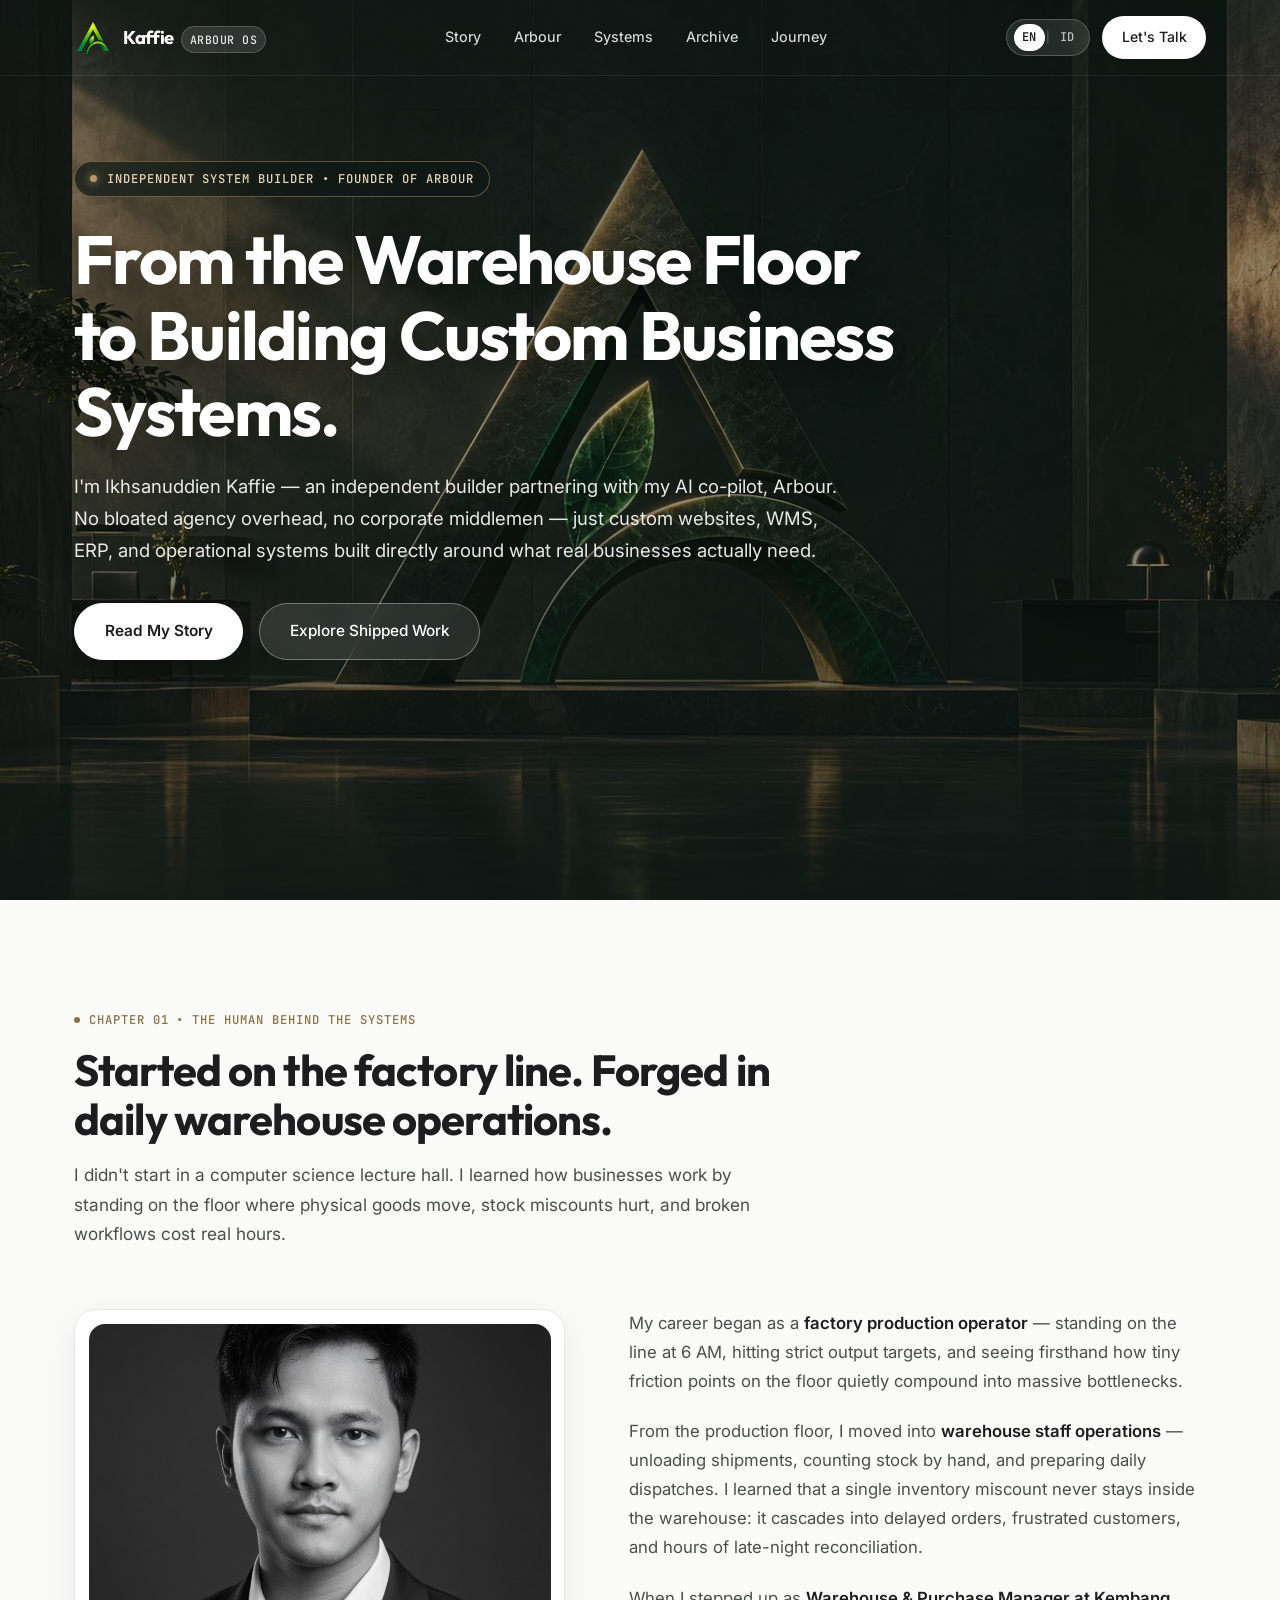
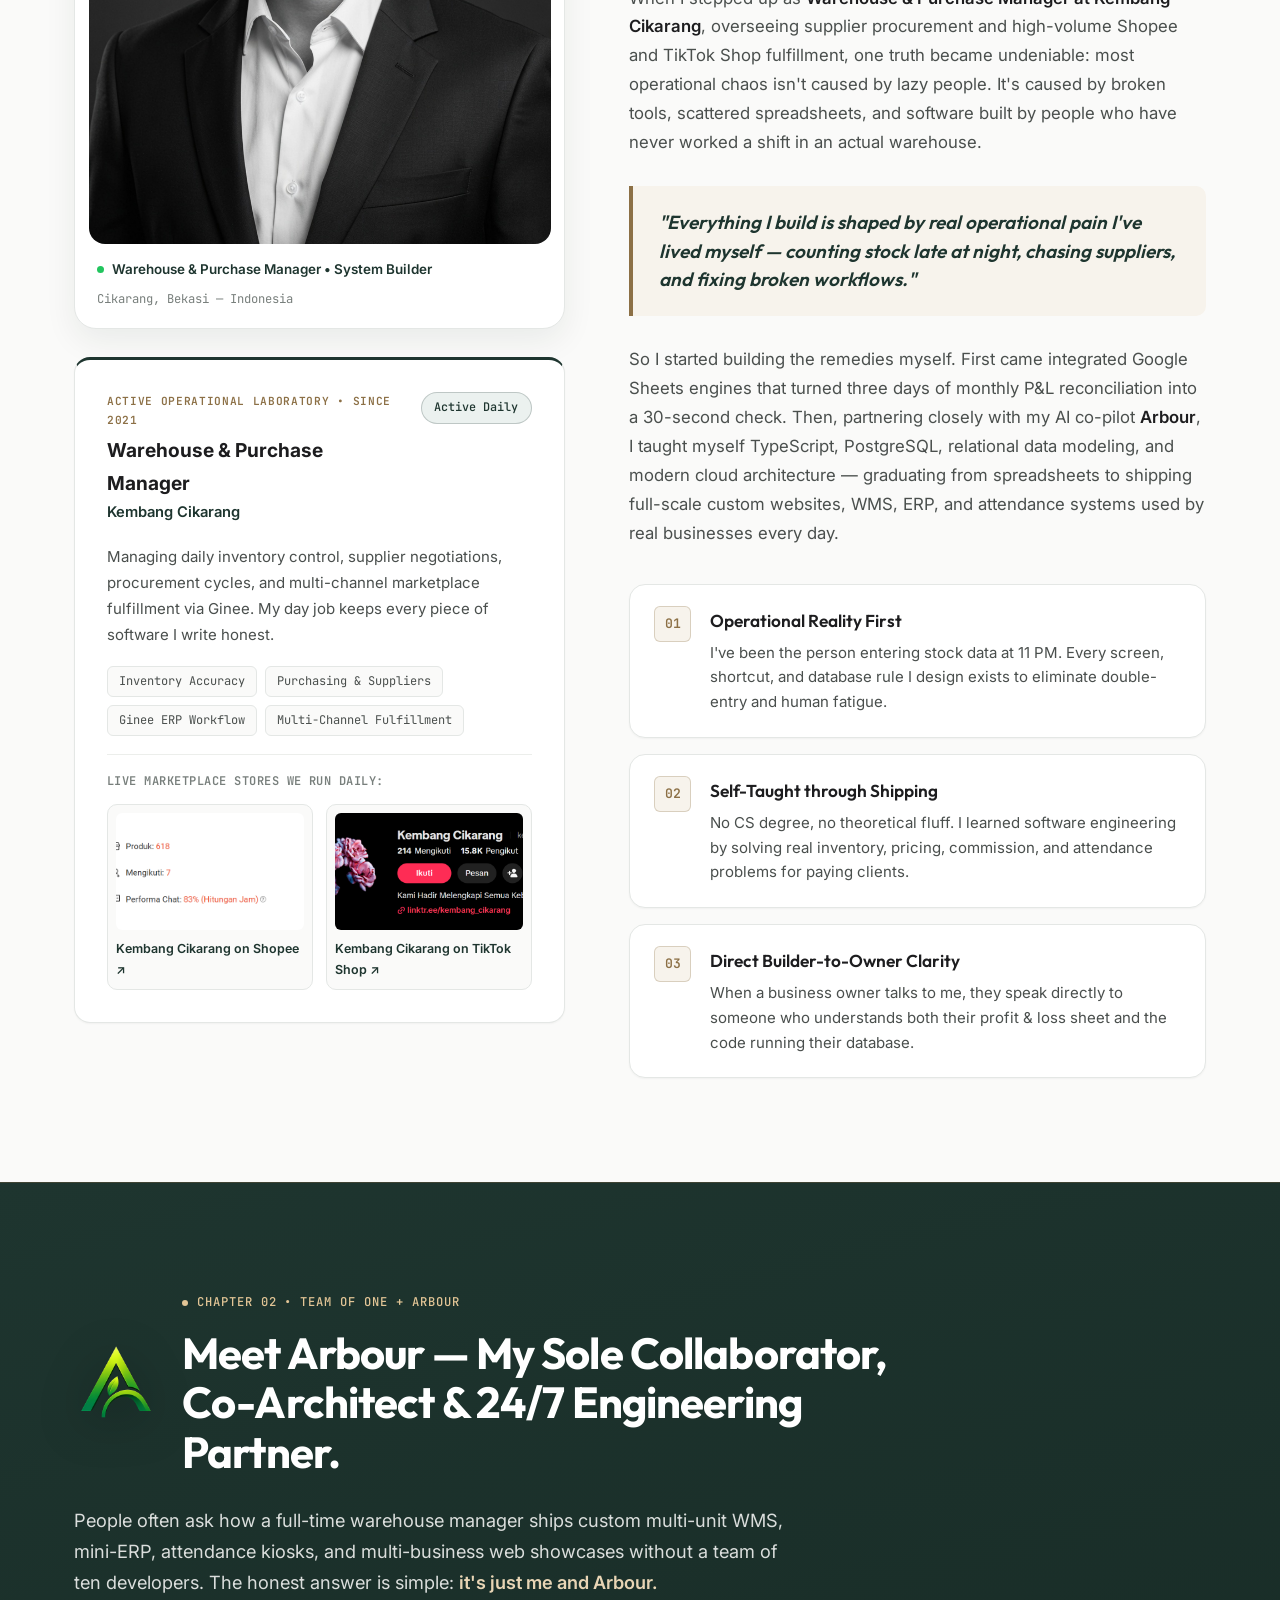
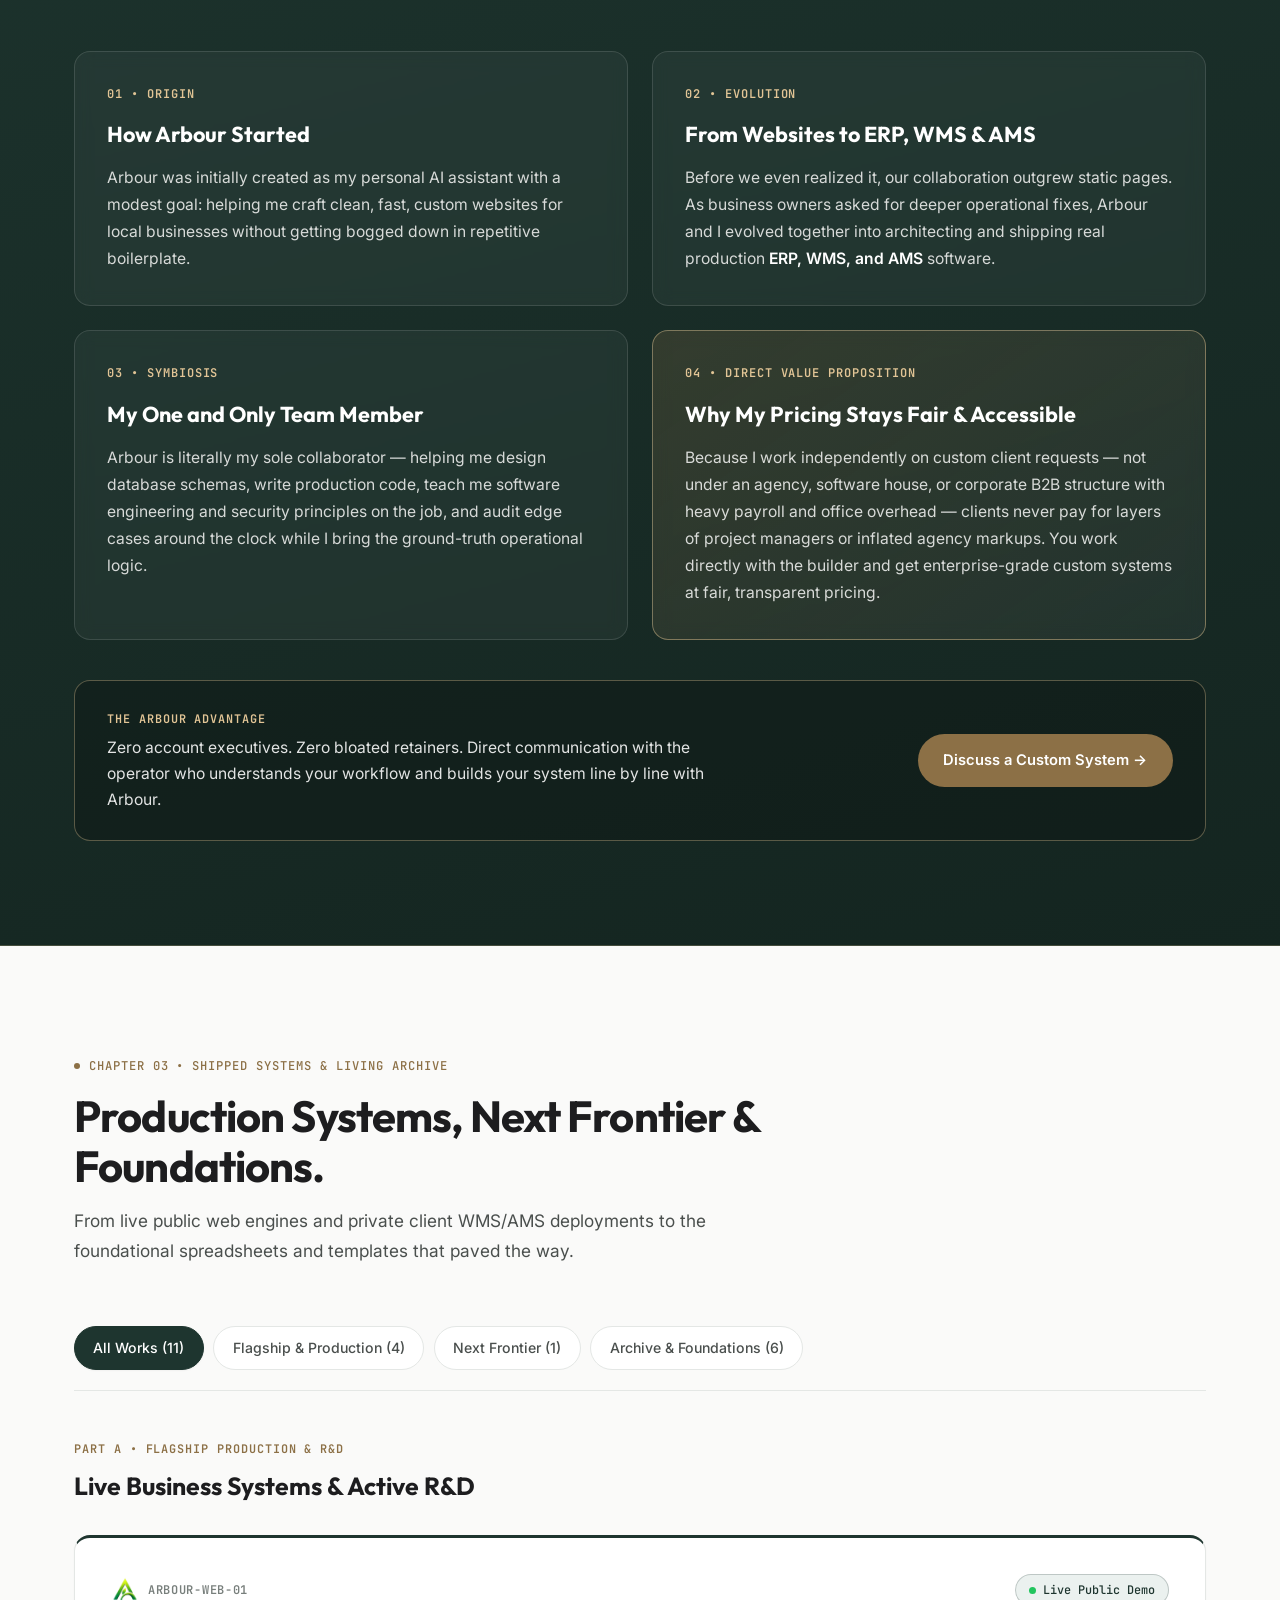
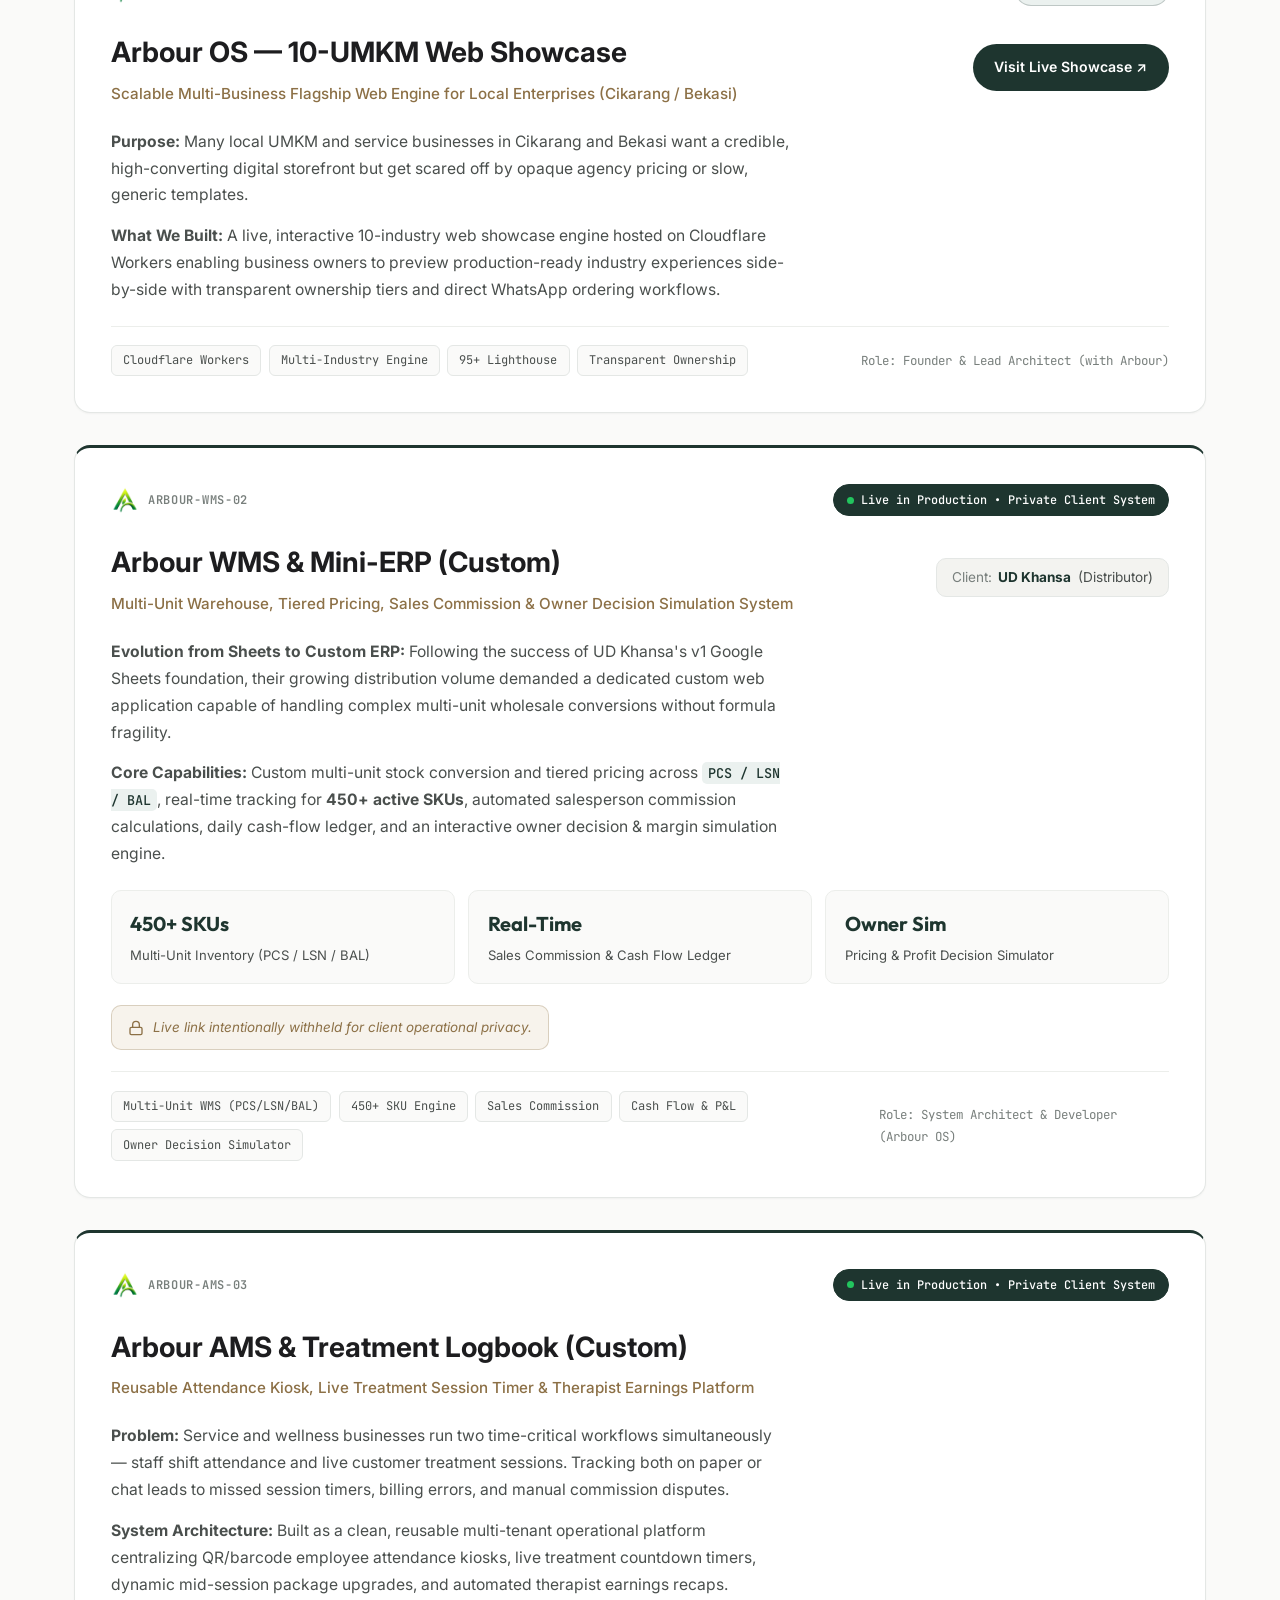
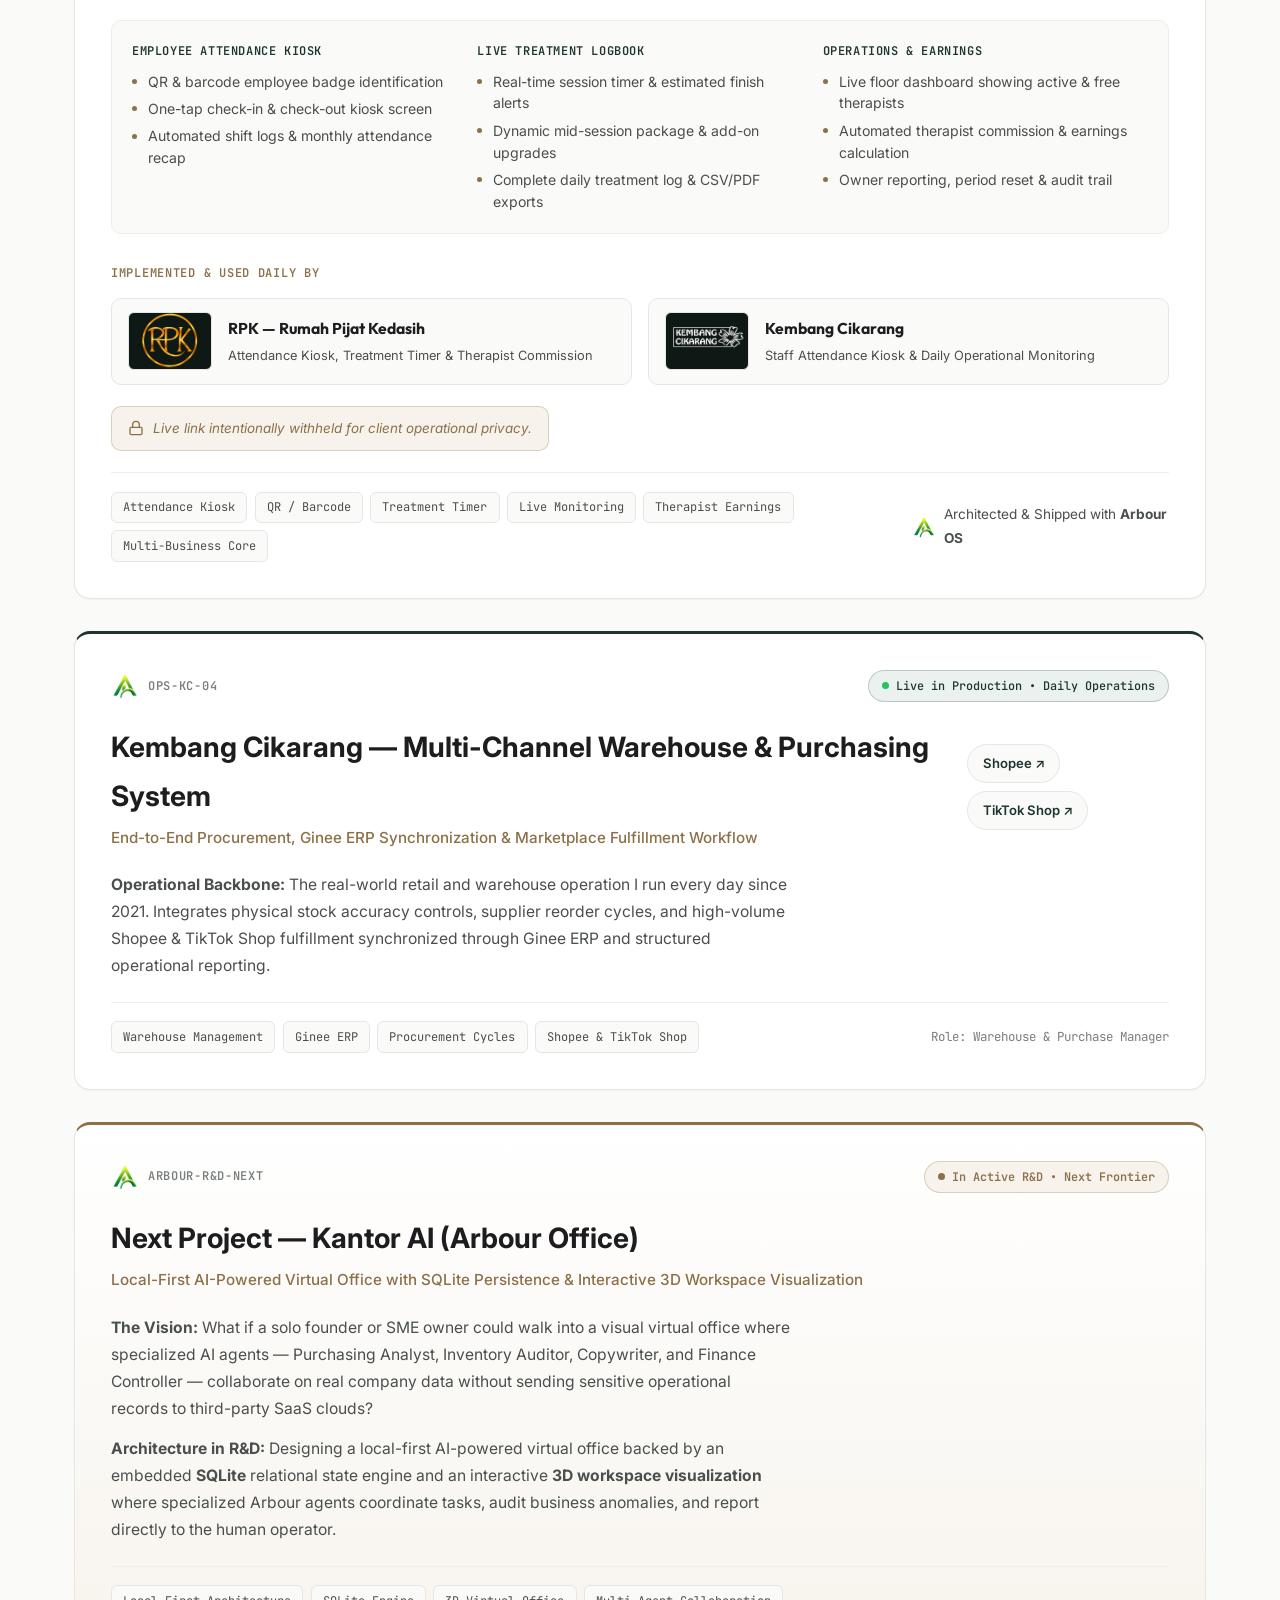
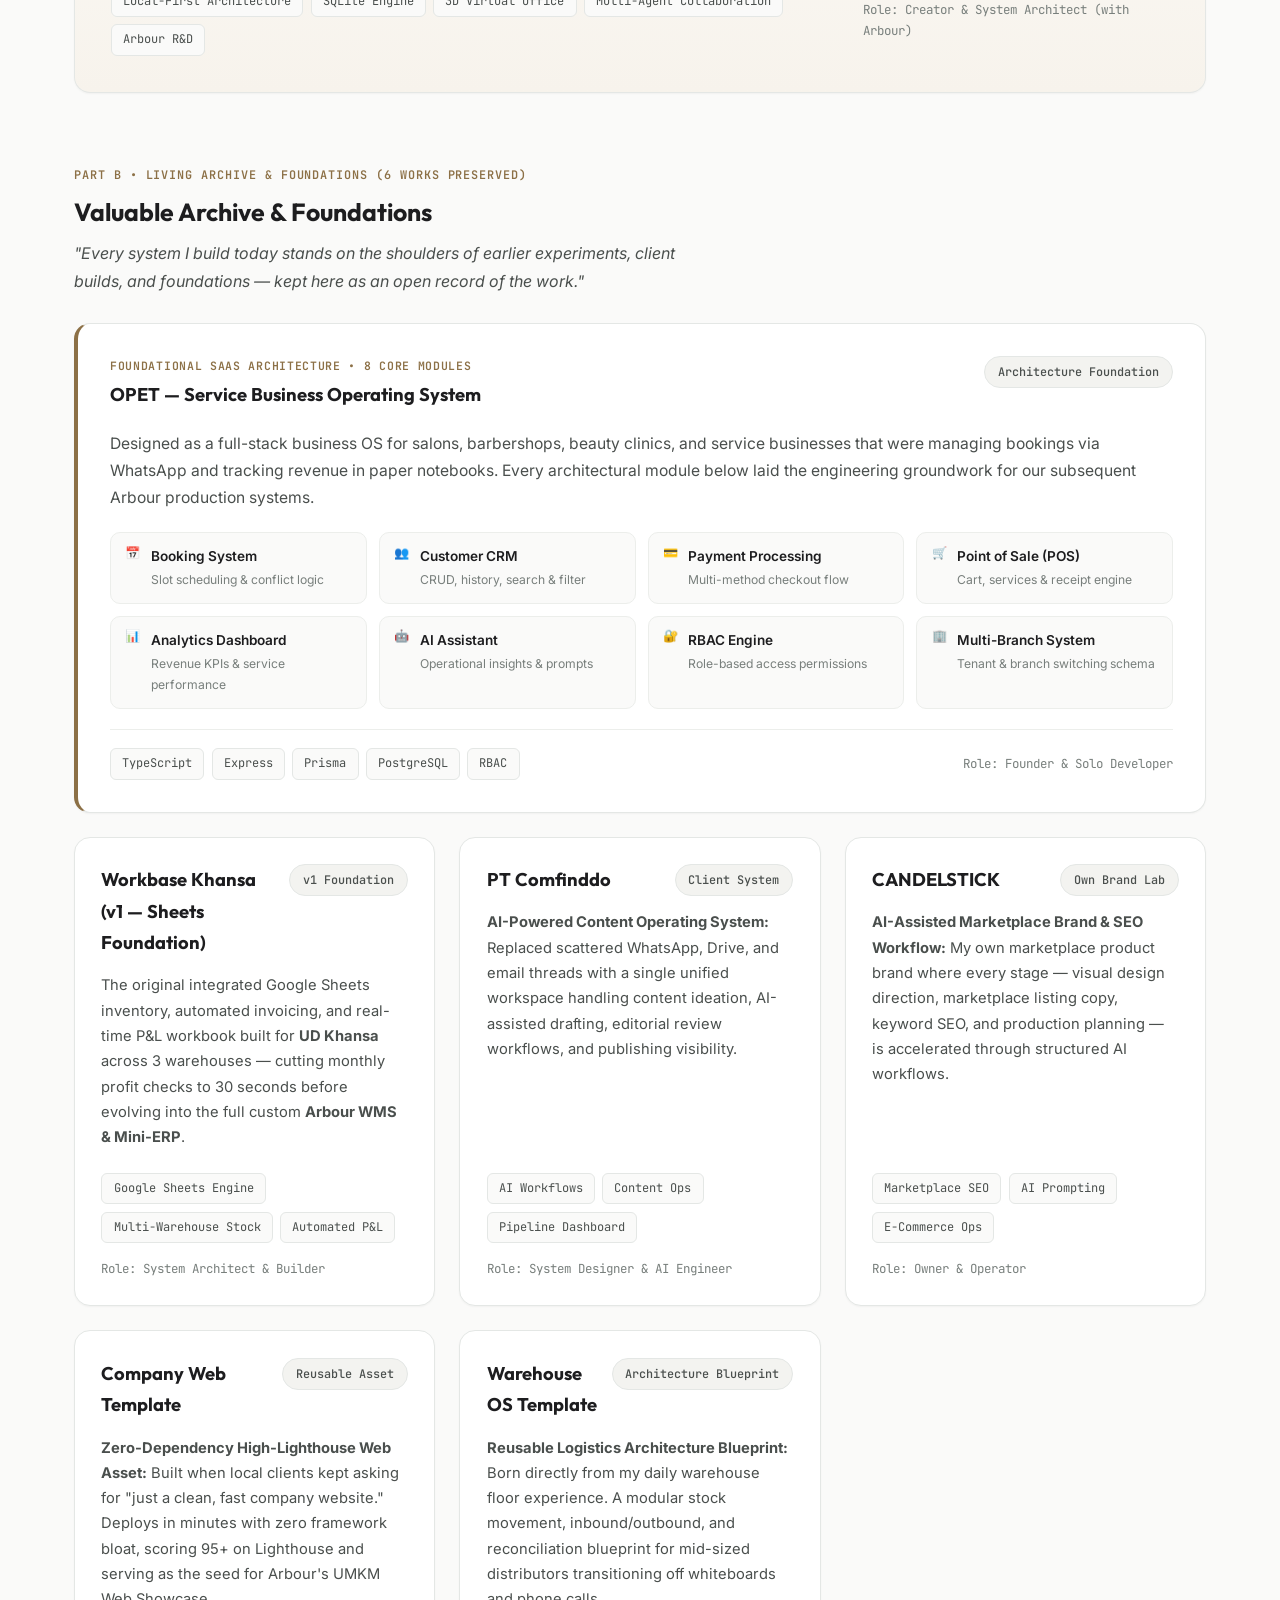
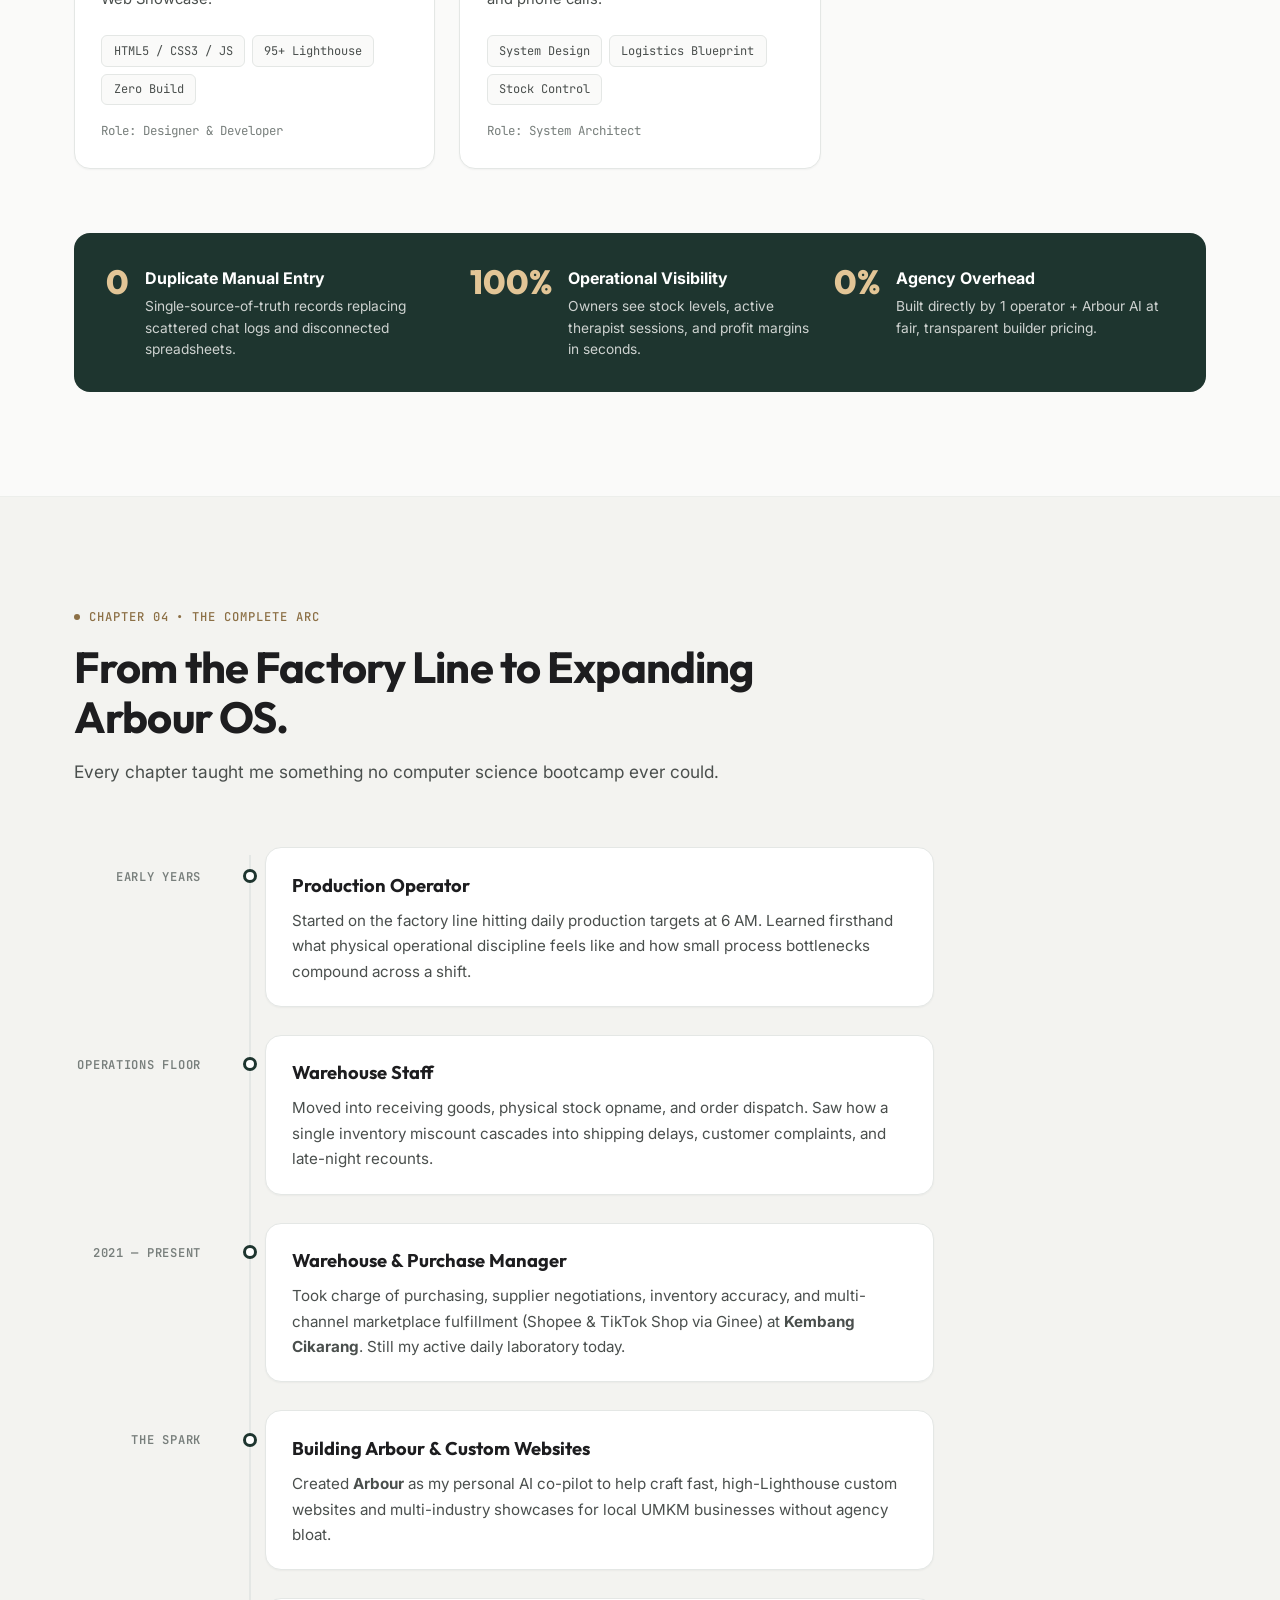
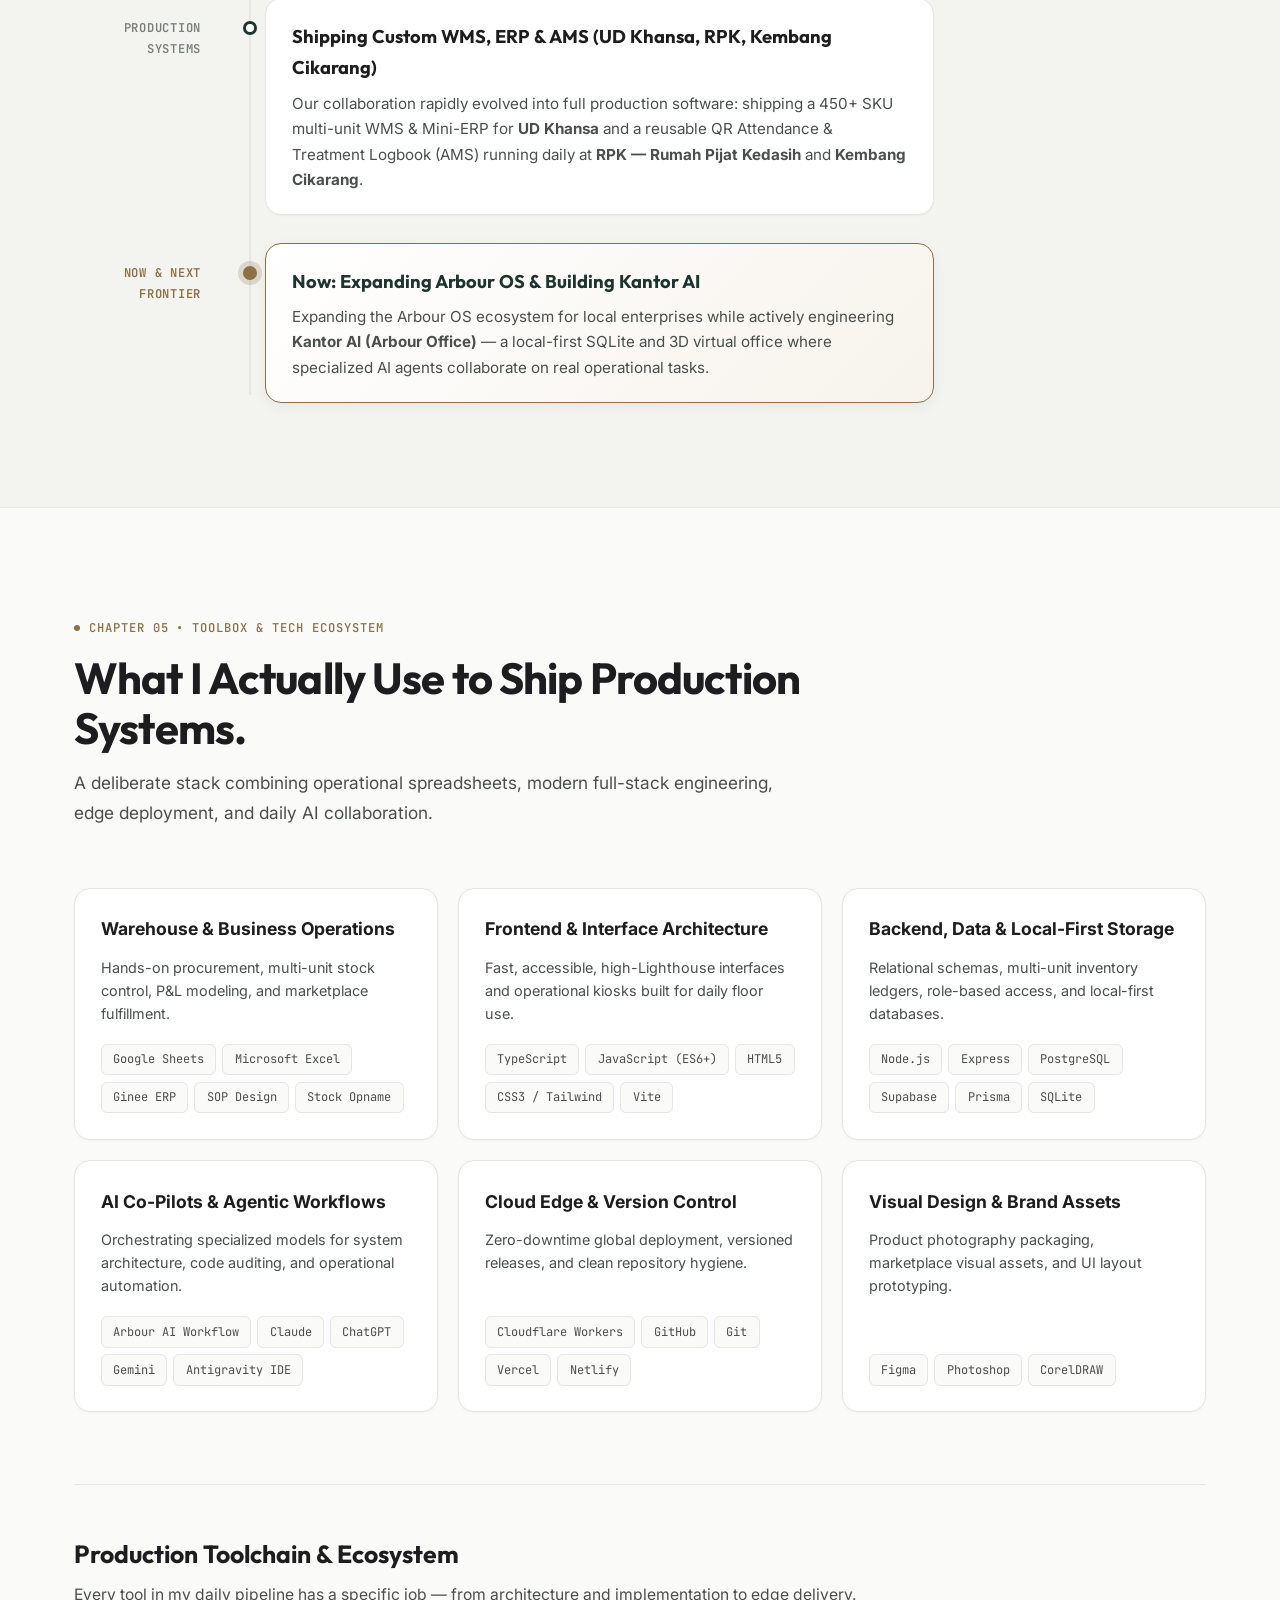
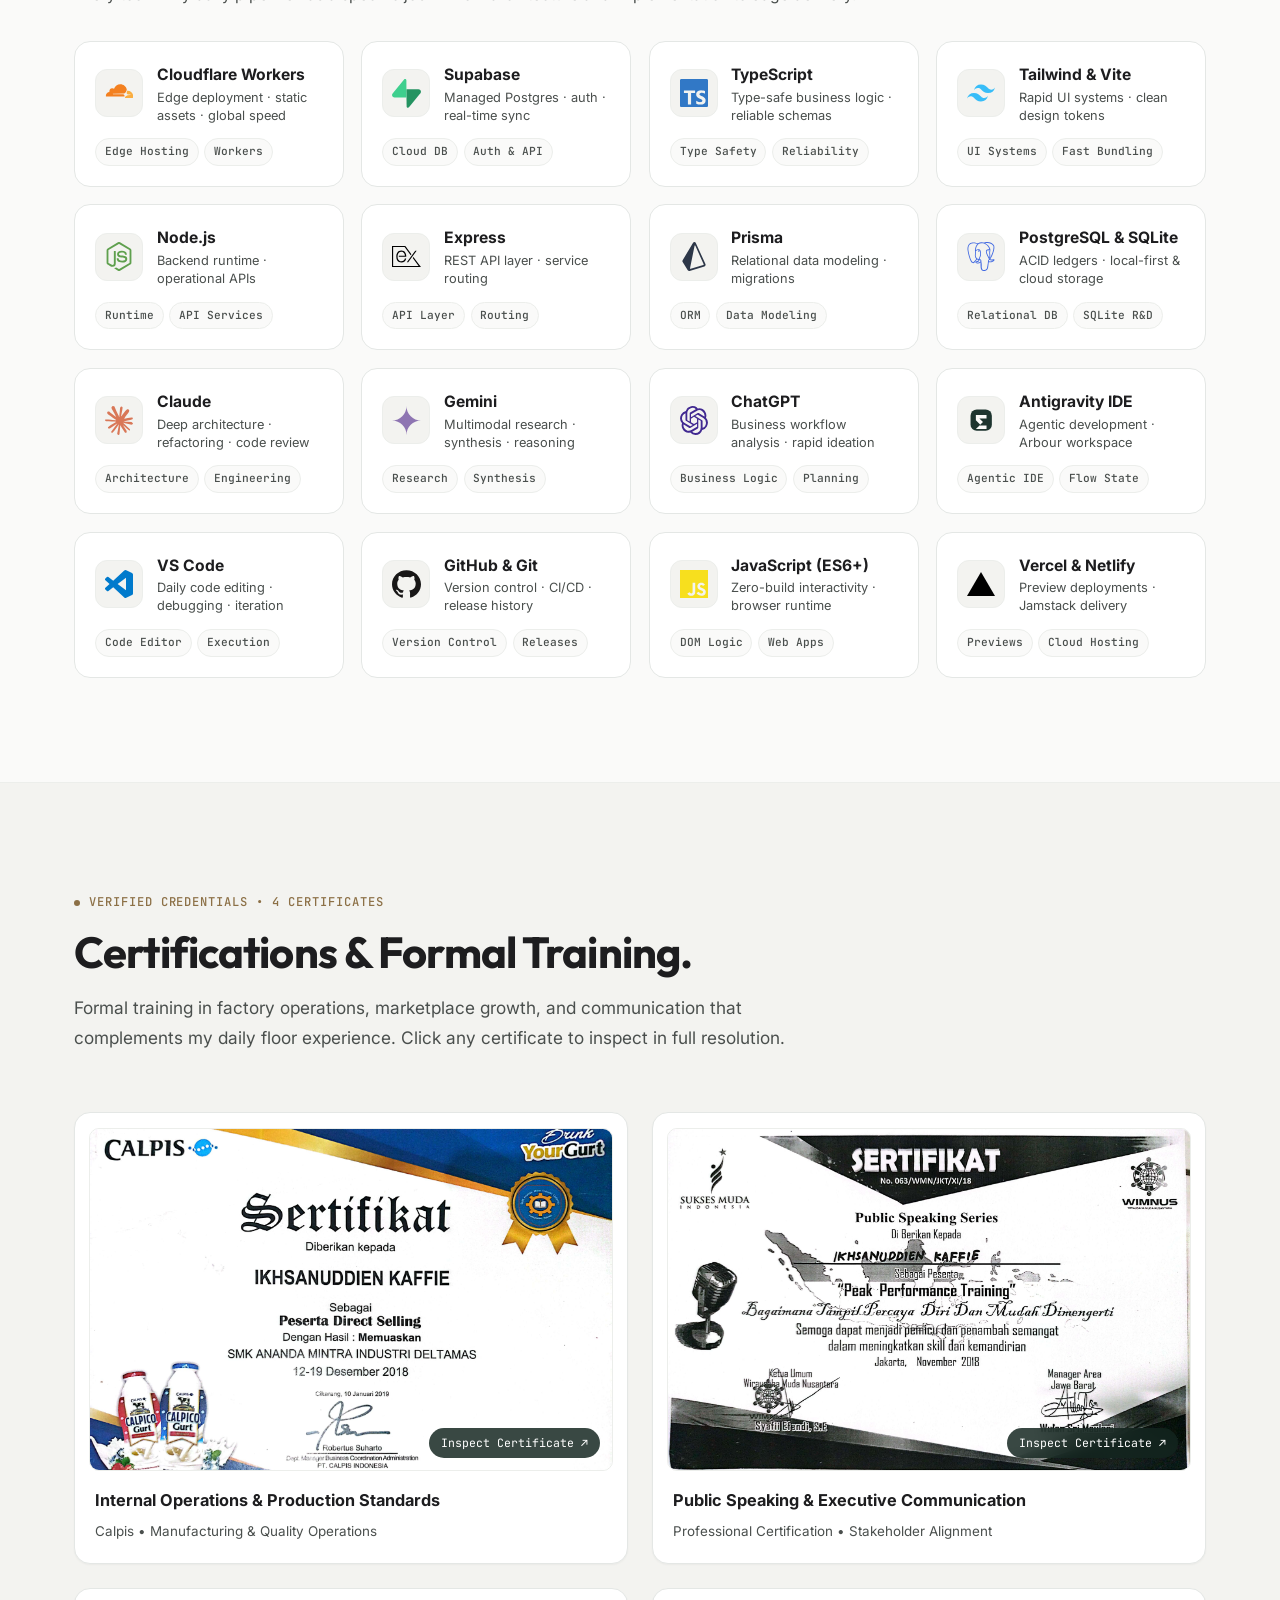
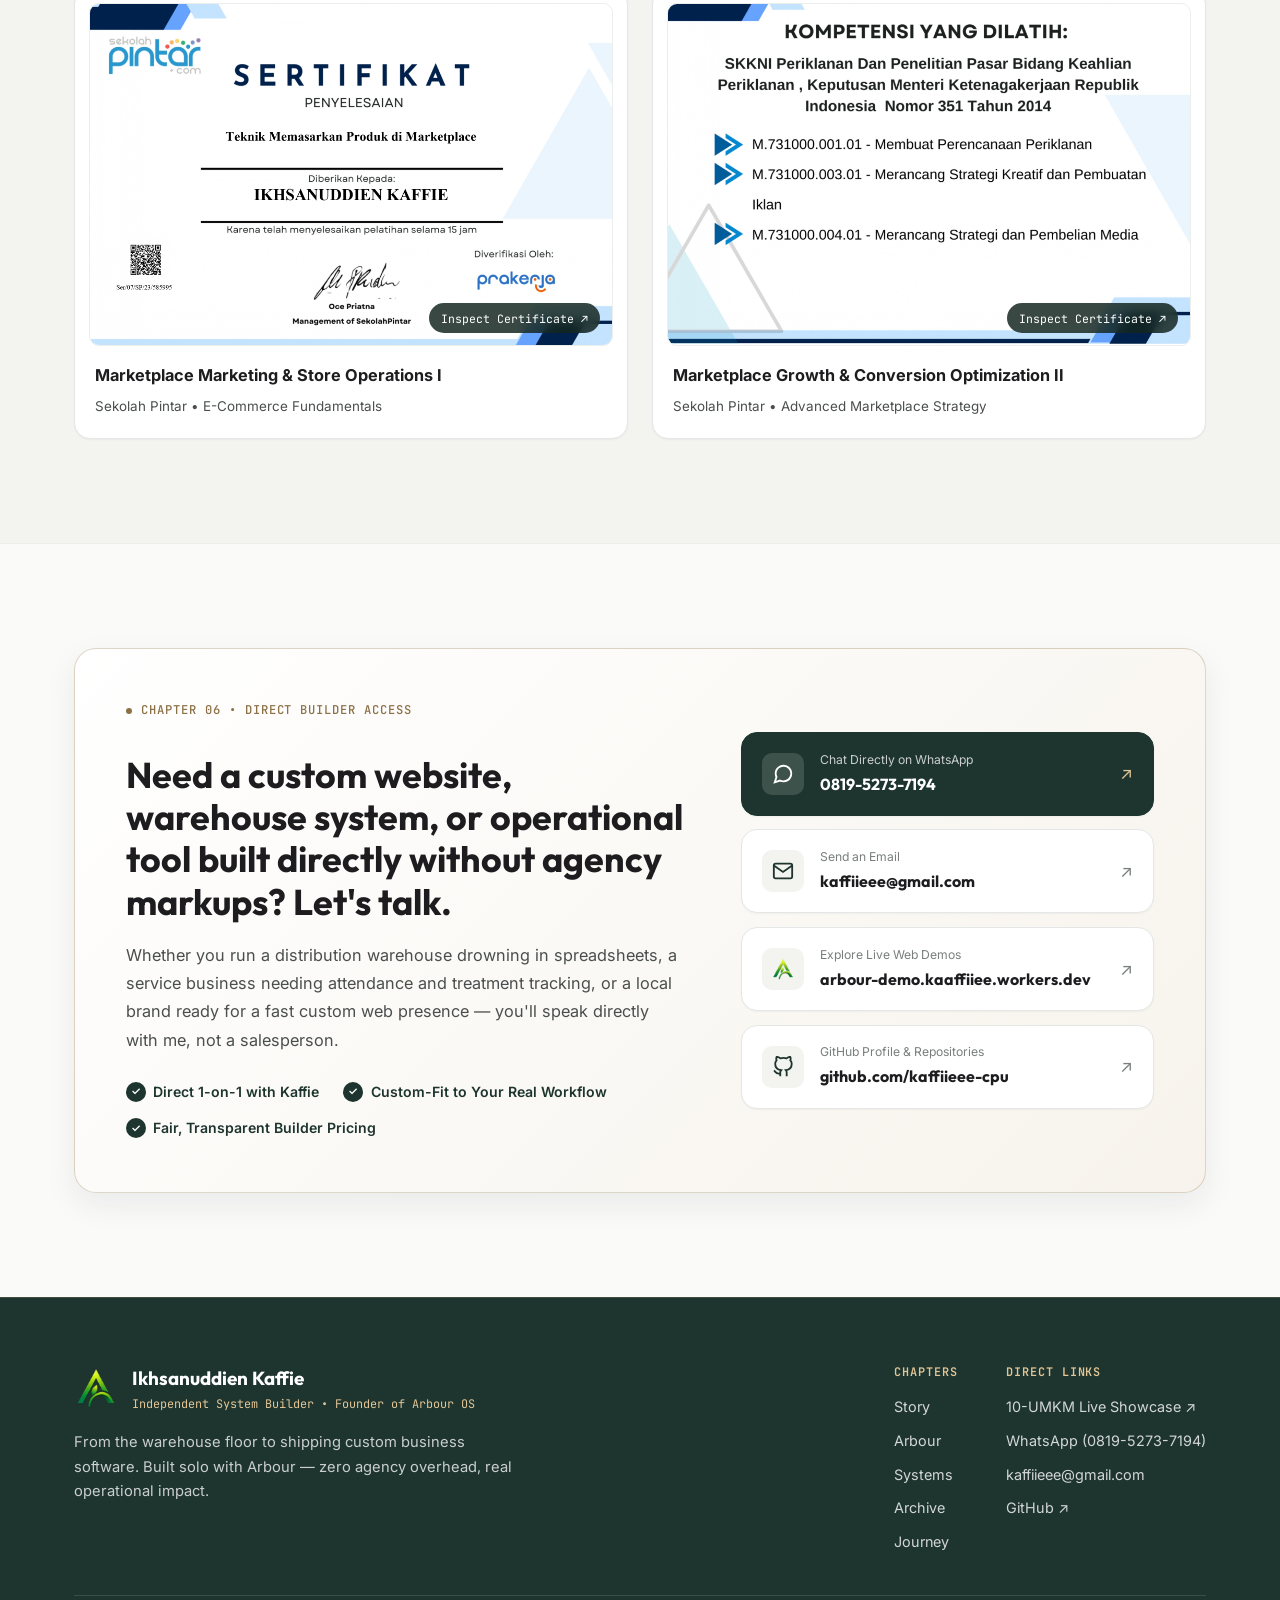
<file: index.html>
<!DOCTYPE html>
<html lang="en">

<head>
  <meta charset="UTF-8">
  <meta name="viewport" content="width=device-width, initial-scale=1.0">
  <meta http-equiv="X-UA-Compatible" content="IE=edge">

  <!-- SEO -->
  <title>Ikhsanuddien Kaffie — Independent System Builder &amp; Founder of Arbour OS</title>
  <meta name="description"
    content="From the warehouse floor to building custom business systems. Ikhsanuddien Kaffie partners with his AI co-pilot, Arbour, to ship custom websites, WMS, ERP, and AMS software directly for real businesses with zero agency markup.">
  <meta name="keywords"
    content="Ikhsanuddien Kaffie, Arbour OS, Independent System Builder, Custom WMS, Custom ERP, Attendance Management System, Kantor AI, UD Khansa, Kembang Cikarang, Rumah Pijat Kedasih, Cloudflare Workers">
  <meta name="author" content="Ikhsanuddien Kaffie">
  <meta name="robots" content="index, follow">

  <!-- Open Graph -->
  <meta property="og:title" content="Ikhsanuddien Kaffie — Independent System Builder • Founder of Arbour">
  <meta property="og:description"
    content="From the warehouse floor to building custom business systems. Custom websites, WMS, ERP, and operational tools built solo with Arbour AI — zero agency overhead.">
  <meta property="og:type" content="website">
  <meta property="og:image" content="./assets/arbour-hero-bg.webp">
  <meta property="og:locale" content="en_US">

  <!-- Twitter Card -->
  <meta name="twitter:card" content="summary_large_image">
  <meta name="twitter:title" content="Ikhsanuddien Kaffie — Independent System Builder • Founder of Arbour">
  <meta name="twitter:description"
    content="From the warehouse floor to building custom business systems. Custom websites, WMS, ERP, and operational software built directly around what real businesses need.">
  <meta name="twitter:image" content="./assets/arbour-hero-bg.webp">

  <!-- Preload Hero Asset -->
  <link rel="preload" as="image" href="./assets/arbour-hero-bg.webp" type="image/webp">

  <!-- Fonts — Outfit (editorial headings), Inter (comfortable body reading), JetBrains Mono (technical metadata) -->
  <link rel="preconnect" href="https://fonts.googleapis.com">
  <link rel="preconnect" href="https://fonts.gstatic.com" crossorigin>
  <link
    href="https://fonts.googleapis.com/css2?family=Outfit:wght@400;500;600;700;800&family=Inter:wght@400;450;500;600&family=JetBrains+Mono:wght@400;500&display=swap"
    rel="stylesheet">

  <!-- Styles -->
  <link rel="stylesheet" href="./style.css">

  <!-- True Transparent Arbour Favicon -->
  <link rel="icon" type="image/png" href="./assets/arbour-logo.png">
  <link rel="apple-touch-icon" href="./assets/arbour-logo.png">

  <!-- Theme Color -->
  <meta name="theme-color" content="#1E352F">
</head>

<body>

  <!-- Top Reading Scroll Progress Bar (#8C7046 Dawn Gold) -->
  <div class="scroll-progress-track" aria-hidden="true">
    <div class="scroll-progress-bar" id="scroll-progress"></div>
  </div>

  <!-- ============================================
       SCROLL-AWARE TESLA / APPLE NAVBAR
       ============================================ -->
  <header class="nav" id="nav">
    <div class="nav-container">

      <!-- Left: Free-floating transparent Arbour logo + Kaffie / Arbour OS -->
      <a href="#hero" class="nav-brand" aria-label="Kaffie — Arbour OS Home">
        <img src="./assets/arbour-logo.png" alt="Arbour OS Transparent Emblem" class="nav-brand-logo" width="38" height="38">
        <div class="nav-brand-identity">
          <span class="nav-brand-name">Kaffie</span>
          <span class="nav-brand-tag">Arbour OS</span>
        </div>
      </a>

      <!-- Center: Editorial Navigation Links -->
      <nav class="nav-menu" id="nav-menu" aria-label="Primary navigation">
        <a href="#about" class="nav-link" data-i18n="nav.story">Story</a>
        <a href="#arbour-story" class="nav-link" data-i18n="nav.arbour">Arbour</a>
        <a href="#projects" class="nav-link" data-i18n="nav.systems">Systems</a>
        <a href="#archive-showcase" class="nav-link" data-i18n="nav.archive">Archive</a>
        <a href="#journey" class="nav-link" data-i18n="nav.journey">Journey</a>

        <!-- Mobile-only CTA inside drawer -->
        <div class="nav-mobile-footer">
          <a href="#contact" class="nav-cta nav-cta-mobile" data-i18n="nav.cta">Let's Talk</a>
        </div>
      </nav>

      <!-- Right: Language Toggle (EN | ID) + Let's Talk CTA + Mobile Toggle -->
      <div class="nav-actions">
        <div class="lang-switch" role="group" aria-label="Language switcher">
          <button type="button" class="lang-btn active" data-lang="en" aria-pressed="true">EN</button>
          <span class="lang-divider" aria-hidden="true">|</span>
          <button type="button" class="lang-btn" data-lang="id" aria-pressed="false">ID</button>
        </div>

        <a href="#contact" class="nav-cta" data-i18n="nav.cta">Let's Talk</a>

        <button class="nav-toggle" id="nav-toggle" aria-label="Toggle navigation menu" aria-expanded="false"
          aria-controls="nav-menu">
          <span class="nav-toggle-bar"></span>
          <span class="nav-toggle-bar"></span>
          <span class="nav-toggle-bar"></span>
        </button>
      </div>

    </div>
  </header>

  <main>

    <!-- ============================================
         1. FULL-BLEED CINEMATIC HERO (#hero)
         ============================================ -->
    <section class="hero" id="hero" aria-label="Introduction">
      <div class="hero-backdrop" aria-hidden="true"></div>
      <div class="hero-scrim" aria-hidden="true"></div>

      <div class="container hero-container">
        <div class="hero-content">
          <div class="hero-eyebrow reveal">
            <span class="eyebrow-dot" aria-hidden="true"></span>
            <span data-i18n="hero.eyebrow">INDEPENDENT SYSTEM BUILDER • FOUNDER OF ARBOUR</span>
          </div>

          <h1 class="hero-title reveal reveal-delay-1" data-i18n="hero.title">
            From the Warehouse Floor to Building Custom Business Systems.
          </h1>

          <p class="hero-subtitle reveal reveal-delay-2" data-i18n="hero.subtitle">
            I'm Ikhsanuddien Kaffie — an independent builder partnering with my AI co-pilot, Arbour. No bloated agency overhead, no corporate middlemen — just custom websites, WMS, ERP, and operational systems built directly around what real businesses actually need.
          </p>

          <div class="hero-ctas reveal reveal-delay-3">
            <a href="#about" class="btn-hero-primary" data-i18n="hero.cta.primary">Read My Story</a>
            <a href="#projects" class="btn-hero-glass" data-i18n="hero.cta.secondary">Explore Shipped Work</a>
          </div>
        </div>

        <!-- Subtle Bottom Trust Strip -->
        <div class="hero-trust-strip reveal reveal-delay-4" aria-label="Core value pillars">
          <div class="trust-pill">
            <span class="trust-dot" aria-hidden="true"></span>
            <span data-i18n="hero.trust.1">Custom-Built, Zero Agency Markup</span>
          </div>
          <span class="trust-sep" aria-hidden="true">•</span>
          <div class="trust-pill">
            <span class="trust-dot" aria-hidden="true"></span>
            <span data-i18n="hero.trust.2">1 Builder + Arbour AI</span>
          </div>
          <span class="trust-sep" aria-hidden="true">•</span>
          <div class="trust-pill">
            <span class="trust-dot" aria-hidden="true"></span>
            <span data-i18n="hero.trust.3">Live in Real Businesses</span>
          </div>
        </div>
      </div>
    </section>

    <!-- ============================================
         2. ABOUT & MY UNCONVENTIONAL JOURNEY (#about)
         ============================================ -->
    <section class="section" id="about">
      <div class="container">
        <div class="section-header reveal">
          <div class="section-eyebrow">
            <span class="dot"></span>
            <span data-i18n="about.eyebrow">CHAPTER 01 • THE HUMAN BEHIND THE SYSTEMS</span>
          </div>
          <h2 class="section-title" data-i18n="about.title">
            Started on the factory line. Forged in daily warehouse operations.
          </h2>
          <p class="section-subtitle" data-i18n="about.subtitle">
            I didn't start in a computer science lecture hall. I learned how businesses work by standing on the floor where physical goods move, stock miscounts hurt, and broken workflows cost real hours.
          </p>
        </div>

        <div class="about-editorial-grid">
          <!-- Left Column: Portrait + Active Operational Role Proof -->
          <div class="about-portrait-column reveal reveal-delay-1">
            <div class="portrait-frame">
              <img src="./portrait.jpg" alt="Ikhsanuddien Kaffie — Independent Business System Builder" class="portrait-img"
                width="480" height="560" loading="lazy" decoding="async">
              <div class="portrait-caption">
                <div class="portrait-status">
                  <span class="status-dot"></span>
                  <span data-i18n="about.portrait.badge">Warehouse &amp; Purchase Manager • System Builder</span>
                </div>
                <p class="portrait-location" data-i18n="about.portrait.location">Cikarang, Bekasi — Indonesia</p>
              </div>
            </div>

            <!-- Live Day-Job & Marketplace Proof Card -->
            <div class="card live-ops-card">
              <div class="live-ops-header">
                <div>
                  <span class="live-ops-eyebrow" data-i18n="about.ops.eyebrow">ACTIVE OPERATIONAL LABORATORY • SINCE 2021</span>
                  <h3 class="live-ops-title" data-i18n="about.ops.role">Warehouse &amp; Purchase Manager</h3>
                  <p class="live-ops-company">Kembang Cikarang</p>
                </div>
                <span class="badge badge-emerald" data-i18n="about.ops.badge">Active Daily</span>
              </div>

              <p class="live-ops-desc" data-i18n="about.ops.desc">
                Managing daily inventory control, supplier negotiations, procurement cycles, and multi-channel marketplace fulfillment via Ginee. My day job keeps every piece of software I write honest.
              </p>

              <div class="live-ops-tags">
                <span class="tech-tag" data-i18n="about.ops.tag1">Inventory Accuracy</span>
                <span class="tech-tag" data-i18n="about.ops.tag2">Purchasing &amp; Suppliers</span>
                <span class="tech-tag" data-i18n="about.ops.tag3">Ginee ERP Workflow</span>
                <span class="tech-tag" data-i18n="about.ops.tag4">Multi-Channel Fulfillment</span>
              </div>

              <div class="marketplace-proof">
                <p class="marketplace-proof-label" data-i18n="about.ops.storesLabel">Live Marketplace Stores We Run Daily:</p>
                <div class="marketplace-grid">
                  <a href="https://shopee.co.id/kembang_ayuu" target="_blank" rel="noopener noreferrer" class="marketplace-card">
                    <img src="./Toko%20Shopee.png" alt="Kembang Cikarang — Official Shopee Store" loading="lazy" decoding="async">
                    <span class="marketplace-label" data-i18n="about.ops.shopee">Kembang Cikarang on Shopee ↗</span>
                  </a>
                  <a href="https://www.tiktok.com/@kembangcikarang" target="_blank" rel="noopener noreferrer" class="marketplace-card">
                    <img src="./Toko%20Tiktok.png" alt="Kembang Cikarang — Official TikTok Shop" loading="lazy" decoding="async">
                    <span class="marketplace-label" data-i18n="about.ops.tiktok">Kembang Cikarang on TikTok Shop ↗</span>
                  </a>
                </div>
              </div>
            </div>
          </div>

          <!-- Right Column: Editorial Narrative + Pull Quote + Value Pillars -->
          <div class="about-narrative-column reveal reveal-delay-2">
            <div class="editorial-prose">
              <p data-i18n="about.prose.p1">
                My career began as a <strong>factory production operator</strong> — standing on the line at 6 AM, hitting strict output targets, and seeing firsthand how tiny friction points on the floor quietly compound into massive bottlenecks.
              </p>

              <p data-i18n="about.prose.p2">
                From the production floor, I moved into <strong>warehouse staff operations</strong> — unloading shipments, counting stock by hand, and preparing daily dispatches. I learned that a single inventory miscount never stays inside the warehouse: it cascades into delayed orders, frustrated customers, and hours of late-night reconciliation.
              </p>

              <p data-i18n="about.prose.p3">
                When I stepped up as <strong>Warehouse &amp; Purchase Manager at Kembang Cikarang</strong>, overseeing supplier procurement and high-volume Shopee and TikTok Shop fulfillment, one truth became undeniable: most operational chaos isn't caused by lazy people. It's caused by broken tools, scattered spreadsheets, and software built by people who have never worked a shift in an actual warehouse.
              </p>

              <blockquote class="editorial-quote">
                <p data-i18n="about.prose.quote">
                  "Everything I build is shaped by real operational pain I've lived myself — counting stock late at night, chasing suppliers, and fixing broken workflows."
                </p>
              </blockquote>

              <p data-i18n="about.prose.p4">
                So I started building the remedies myself. First came integrated Google Sheets engines that turned three days of monthly P&amp;L reconciliation into a 30-second check. Then, partnering closely with my AI co-pilot <strong>Arbour</strong>, I taught myself TypeScript, PostgreSQL, relational data modeling, and modern cloud architecture — graduating from spreadsheets to shipping full-scale custom websites, WMS, ERP, and attendance systems used by real businesses every day.
              </p>
            </div>

            <!-- 3 Core Builder Pillars -->
            <div class="about-pillars">
              <div class="card pillar-card">
                <div class="pillar-num">01</div>
                <div class="pillar-body">
                  <h4 data-i18n="about.pillar1.title">Operational Reality First</h4>
                  <p data-i18n="about.pillar1.desc">I've been the person entering stock data at 11 PM. Every screen, shortcut, and database rule I design exists to eliminate double-entry and human fatigue.</p>
                </div>
              </div>

              <div class="card pillar-card">
                <div class="pillar-num">02</div>
                <div class="pillar-body">
                  <h4 data-i18n="about.pillar2.title">Self-Taught through Shipping</h4>
                  <p data-i18n="about.pillar2.desc">No CS degree, no theoretical fluff. I learned software engineering by solving real inventory, pricing, commission, and attendance problems for paying clients.</p>
                </div>
              </div>

              <div class="card pillar-card">
                <div class="pillar-num">03</div>
                <div class="pillar-body">
                  <h4 data-i18n="about.pillar3.title">Direct Builder-to-Owner Clarity</h4>
                  <p data-i18n="about.pillar3.desc">When a business owner talks to me, they speak directly to someone who understands both their profit &amp; loss sheet and the code running their database.</p>
                </div>
              </div>
            </div>
          </div>
        </div>
      </div>
    </section>

    <!-- ============================================
         3. DEDICATED STORY CHAPTER — TEAM OF ONE + ARBOUR (#arbour-story)
         30% Deep Forest Emerald (#1E352F) Showcase Band
         ============================================ -->
    <section class="section section-emerald" id="arbour-story">
      <div class="container">
        <div class="arbour-story-top reveal">
          <div class="arbour-identity-lockup">
            <img src="./assets/arbour-logo.png" alt="Arbour Transparent Emblem" class="arbour-hero-emblem" width="88" height="88" loading="lazy" decoding="async">
            <div class="arbour-identity-meta">
              <div class="section-eyebrow eyebrow-gold">
                <span class="dot"></span>
                <span data-i18n="arbour.eyebrow">CHAPTER 02 • TEAM OF ONE + ARBOUR</span>
              </div>
              <h2 class="section-title title-on-emerald" data-i18n="arbour.title">
                Meet Arbour — My Sole Collaborator, Co-Architect &amp; 24/7 Engineering Partner.
              </h2>
            </div>
          </div>

          <p class="arbour-lead" data-i18n="arbour.lead">
            People often ask how a full-time warehouse manager ships custom multi-unit WMS, mini-ERP, attendance kiosks, and multi-business web showcases without a team of ten developers. The honest answer is simple: <strong>it's just me and Arbour.</strong>
          </p>
        </div>

        <div class="arbour-pillars-grid">
          <!-- Pillar 1: How Arbour Started -->
          <article class="arbour-story-card reveal reveal-delay-1">
            <div class="arbour-card-index">01 • ORIGIN</div>
            <h3 data-i18n="arbour.card1.title">How Arbour Started</h3>
            <p data-i18n="arbour.card1.desc">
              Arbour was initially created as my personal AI assistant with a modest goal: helping me craft clean, fast, custom websites for local businesses without getting bogged down in repetitive boilerplate.
            </p>
          </article>

          <!-- Pillar 2: Rapid Evolution -->
          <article class="arbour-story-card reveal reveal-delay-2">
            <div class="arbour-card-index">02 • EVOLUTION</div>
            <h3 data-i18n="arbour.card2.title">From Websites to ERP, WMS &amp; AMS</h3>
            <p data-i18n="arbour.card2.desc">
              Before we even realized it, our collaboration outgrew static pages. As business owners asked for deeper operational fixes, Arbour and I evolved together into architecting and shipping real production <strong>ERP, WMS, and AMS</strong> software.
            </p>
          </article>

          <!-- Pillar 3: My One and Only Team Member -->
          <article class="arbour-story-card reveal reveal-delay-3">
            <div class="arbour-card-index">03 • SYMBIOSIS</div>
            <h3 data-i18n="arbour.card3.title">My One and Only Team Member</h3>
            <p data-i18n="arbour.card3.desc">
              Arbour is literally my sole collaborator — helping me design database schemas, write production code, teach me software engineering and security principles on the job, and audit edge cases around the clock while I bring the ground-truth operational logic.
            </p>
          </article>

          <!-- Pillar 4: Why My Pricing Stays Fair & Accessible -->
          <article class="arbour-story-card arbour-story-card-gold reveal reveal-delay-4">
            <div class="arbour-card-index">04 • DIRECT VALUE PROPOSITION</div>
            <h3 data-i18n="arbour.card4.title">Why My Pricing Stays Fair &amp; Accessible</h3>
            <p data-i18n="arbour.card4.desc">
              Because I work independently on custom client requests — not under an agency, software house, or corporate B2B structure with heavy payroll and office overhead — clients never pay for layers of project managers or inflated agency markups. You work directly with the builder and get enterprise-grade custom systems at fair, transparent pricing.
            </p>
          </article>
        </div>

        <!-- Comparison Strip: Traditional Agency vs. 1 Builder + Arbour -->
        <div class="arbour-value-banner reveal reveal-delay-3">
          <div class="value-banner-left">
            <span class="value-banner-tag" data-i18n="arbour.banner.tag">THE ARBOUR ADVANTAGE</span>
            <p class="value-banner-text" data-i18n="arbour.banner.text">
              Zero account executives. Zero bloated retainers. Direct communication with the operator who understands your workflow and builds your system line by line with Arbour.
            </p>
          </div>
          <a href="#contact" class="btn-gold" data-i18n="arbour.banner.cta">Discuss a Custom System →</a>
        </div>
      </div>
    </section>

    <!-- ============================================
         4. FLAGSHIP PRODUCTION SYSTEMS & LIVING ARCHIVE (#projects)
         ============================================ -->
    <section class="section" id="projects">
      <div class="container">
        <div class="section-header reveal">
          <div class="section-eyebrow">
            <span class="dot"></span>
            <span data-i18n="projects.eyebrow">CHAPTER 03 • SHIPPED SYSTEMS &amp; LIVING ARCHIVE</span>
          </div>
          <h2 class="section-title" data-i18n="projects.title">
            Production Systems, Next Frontier &amp; Foundations.
          </h2>
          <p class="section-subtitle" data-i18n="projects.subtitle">
            From live public web engines and private client WMS/AMS deployments to the foundational spreadsheets and templates that paved the way.
          </p>
        </div>

        <!-- Interactive Filter Pills -->
        <div class="project-filters reveal" role="tablist" aria-label="Filter projects by stage">
          <button type="button" class="filter-pill active" data-filter="all" role="tab" aria-selected="true" data-i18n="projects.filter.all">
            All Works (11)
          </button>
          <button type="button" class="filter-pill" data-filter="flagship" role="tab" aria-selected="false" data-i18n="projects.filter.flagship">
            Flagship &amp; Production (4)
          </button>
          <button type="button" class="filter-pill" data-filter="frontier" role="tab" aria-selected="false" data-i18n="projects.filter.frontier">
            Next Frontier (1)
          </button>
          <button type="button" class="filter-pill" data-filter="archive" role="tab" aria-selected="false" data-i18n="projects.filter.archive">
            Archive &amp; Foundations (6)
          </button>
        </div>

        <!-- A. FLAGSHIP & PRODUCTION SYSTEMS + NEXT FRONTIER -->
        <div class="flagship-group" id="flagship-showcase">
          <div class="projects-group-header reveal" data-group-header="flagship">
            <span class="group-kicker" data-i18n="projects.groupA.kicker">PART A • FLAGSHIP PRODUCTION &amp; R&amp;D</span>
            <h3 class="group-heading" data-i18n="projects.groupA.title">Live Business Systems &amp; Active R&amp;D</h3>
          </div>

          <div class="flagship-stack">

            <!-- 1. Arbour OS — 10-UMKM Web Showcase -->
            <article class="card project-flagship project-item reveal" data-category="flagship">
              <div class="project-top-bar">
                <div class="project-brand-inline">
                  <img src="./assets/arbour-logo.png" alt="Arbour OS" class="project-arbour-icon" width="28" height="28" loading="lazy">
                  <span class="project-code">ARBOUR-WEB-01</span>
                </div>
                <span class="badge badge-live-demo">
                  <span class="status-dot"></span>
                  <span data-i18n="proj.umkm.badge">Live Public Demo</span>
                </span>
              </div>

              <div class="project-header">
                <div class="project-title-group">
                  <h3 data-i18n="proj.umkm.title">Arbour OS — 10-UMKM Web Showcase</h3>
                  <span class="project-subtitle" data-i18n="proj.umkm.subtitle">Scalable Multi-Business Flagship Web Engine for Local Enterprises (Cikarang / Bekasi)</span>
                </div>
                <a href="https://arbour-demo.kaaffiiee.workers.dev/" target="_blank" rel="noopener noreferrer" class="btn-project-live">
                  <span data-i18n="proj.umkm.cta">Visit Live Showcase ↗</span>
                </a>
              </div>

              <div class="project-context">
                <p class="project-desc" data-i18n="proj.umkm.desc1">
                  <strong>Purpose:</strong> Many local UMKM and service businesses in Cikarang and Bekasi want a credible, high-converting digital storefront but get scared off by opaque agency pricing or slow, generic templates.
                </p>
                <p class="project-desc" data-i18n="proj.umkm.desc2">
                  <strong>What We Built:</strong> A live, interactive 10-industry web showcase engine hosted on Cloudflare Workers enabling business owners to preview production-ready industry experiences side-by-side with transparent ownership tiers and direct WhatsApp ordering workflows.
                </p>
              </div>

              <div class="project-meta">
                <div class="project-tags">
                  <span class="tech-tag">Cloudflare Workers</span>
                  <span class="tech-tag">Multi-Industry Engine</span>
                  <span class="tech-tag">95+ Lighthouse</span>
                  <span class="tech-tag">Transparent Ownership</span>
                </div>
                <div class="project-role" data-i18n="proj.umkm.role">Role: Founder &amp; Lead Architect (with Arbour)</div>
              </div>
            </article>

            <!-- 2. Arbour WMS & Mini-ERP (Custom — UD Khansa) -->
            <article class="card project-flagship project-item reveal" data-category="flagship">
              <div class="project-top-bar">
                <div class="project-brand-inline">
                  <img src="./assets/arbour-logo.png" alt="Arbour OS" class="project-arbour-icon" width="28" height="28" loading="lazy">
                  <span class="project-code">ARBOUR-WMS-02</span>
                </div>
                <span class="badge badge-private-prod">
                  <span class="status-dot"></span>
                  <span data-i18n="proj.wms.badge">Live in Production • Private Client System</span>
                </span>
              </div>

              <div class="project-header">
                <div class="project-title-group">
                  <h3 data-i18n="proj.wms.title">Arbour WMS &amp; Mini-ERP (Custom)</h3>
                  <span class="project-subtitle" data-i18n="proj.wms.subtitle">Multi-Unit Warehouse, Tiered Pricing, Sales Commission &amp; Owner Decision Simulation System</span>
                </div>
                <div class="client-pill">
                  <span class="client-pill-label" data-i18n="proj.wms.clientLabel">Client:</span>
                  <strong class="client-pill-name">UD Khansa</strong>
                  <span class="client-pill-type" data-i18n="proj.wms.clientType">(Distributor)</span>
                </div>
              </div>

              <div class="project-context">
                <p class="project-desc" data-i18n="proj.wms.desc1">
                  <strong>Evolution from Sheets to Custom ERP:</strong> Following the success of UD Khansa's v1 Google Sheets foundation, their growing distribution volume demanded a dedicated custom web application capable of handling complex multi-unit wholesale conversions without formula fragility.
                </p>
                <p class="project-desc" data-i18n="proj.wms.desc2">
                  <strong>Core Capabilities:</strong> Custom multi-unit stock conversion and tiered pricing across <code>PCS / LSN / BAL</code>, real-time tracking for <strong>450+ active SKUs</strong>, automated salesperson commission calculations, daily cash-flow ledger, and an interactive owner decision &amp; margin simulation engine.
                </p>
              </div>

              <div class="wms-highlights-grid">
                <div class="wms-stat-box">
                  <span class="wms-stat-value">450+ SKUs</span>
                  <span class="wms-stat-label" data-i18n="proj.wms.stat1">Multi-Unit Inventory (PCS / LSN / BAL)</span>
                </div>
                <div class="wms-stat-box">
                  <span class="wms-stat-value" data-i18n="proj.wms.stat2Val">Real-Time</span>
                  <span class="wms-stat-label" data-i18n="proj.wms.stat2">Sales Commission &amp; Cash Flow Ledger</span>
                </div>
                <div class="wms-stat-box">
                  <span class="wms-stat-value" data-i18n="proj.wms.stat3Val">Owner Sim</span>
                  <span class="wms-stat-label" data-i18n="proj.wms.stat3">Pricing &amp; Profit Decision Simulator</span>
                </div>
              </div>

              <div class="privacy-notice">
                <svg width="16" height="16" viewBox="0 0 24 24" fill="none" stroke="currentColor" stroke-width="2" aria-hidden="true">
                  <rect x="3" y="11" width="18" height="11" rx="2" ry="2"></rect>
                  <path d="M7 11V7a5 5 0 0 1 10 0v4"></path>
                </svg>
                <span data-i18n="proj.privacyNote">Live link intentionally withheld for client operational privacy.</span>
              </div>

              <div class="project-meta">
                <div class="project-tags">
                  <span class="tech-tag">Multi-Unit WMS (PCS/LSN/BAL)</span>
                  <span class="tech-tag">450+ SKU Engine</span>
                  <span class="tech-tag">Sales Commission</span>
                  <span class="tech-tag">Cash Flow &amp; P&amp;L</span>
                  <span class="tech-tag">Owner Decision Simulator</span>
                </div>
                <div class="project-role" data-i18n="proj.wms.role">Role: System Architect &amp; Developer (Arbour OS)</div>
              </div>
            </article>

            <!-- 3. Arbour AMS & Treatment Logbook (Custom — RPK & Kembang Cikarang) -->
            <article class="card project-flagship project-ams project-item reveal" data-category="flagship">
              <div class="project-top-bar">
                <div class="project-brand-inline">
                  <img src="./assets/arbour-logo.png" alt="Arbour OS" class="project-arbour-icon" width="28" height="28" loading="lazy">
                  <span class="project-code">ARBOUR-AMS-03</span>
                </div>
                <span class="badge badge-private-prod">
                  <span class="status-dot"></span>
                  <span data-i18n="proj.ams.badge">Live in Production • Private Client System</span>
                </span>
              </div>

              <div class="project-header">
                <div class="project-title-group">
                  <h3 data-i18n="proj.ams.title">Arbour AMS &amp; Treatment Logbook (Custom)</h3>
                  <span class="project-subtitle" data-i18n="proj.ams.subtitle">Reusable Attendance Kiosk, Live Treatment Session Timer &amp; Therapist Earnings Platform</span>
                </div>
              </div>

              <div class="project-context">
                <p class="project-desc" data-i18n="proj.ams.desc1">
                  <strong>Problem:</strong> Service and wellness businesses run two time-critical workflows simultaneously — staff shift attendance and live customer treatment sessions. Tracking both on paper or chat leads to missed session timers, billing errors, and manual commission disputes.
                </p>
                <p class="project-desc" data-i18n="proj.ams.desc2">
                  <strong>System Architecture:</strong> Built as a clean, reusable multi-tenant operational platform centralizing QR/barcode employee attendance kiosks, live treatment countdown timers, dynamic mid-session package upgrades, and automated therapist earnings recaps.
                </p>
              </div>

              <!-- 3 Core Capability Modules -->
              <div class="ams-modules">
                <div class="ams-module">
                  <span class="ams-module-label" data-i18n="proj.ams.mod1.title">Employee Attendance Kiosk</span>
                  <ul class="ams-module-list">
                    <li data-i18n="proj.ams.mod1.li1">QR &amp; barcode employee badge identification</li>
                    <li data-i18n="proj.ams.mod1.li2">One-tap check-in &amp; check-out kiosk screen</li>
                    <li data-i18n="proj.ams.mod1.li3">Automated shift logs &amp; monthly attendance recap</li>
                  </ul>
                </div>
                <div class="ams-module">
                  <span class="ams-module-label" data-i18n="proj.ams.mod2.title">Live Treatment Logbook</span>
                  <ul class="ams-module-list">
                    <li data-i18n="proj.ams.mod2.li1">Real-time session timer &amp; estimated finish alerts</li>
                    <li data-i18n="proj.ams.mod2.li2">Dynamic mid-session package &amp; add-on upgrades</li>
                    <li data-i18n="proj.ams.mod2.li3">Complete daily treatment log &amp; CSV/PDF exports</li>
                  </ul>
                </div>
                <div class="ams-module">
                  <span class="ams-module-label" data-i18n="proj.ams.mod3.title">Operations &amp; Earnings</span>
                  <ul class="ams-module-list">
                    <li data-i18n="proj.ams.mod3.li1">Live floor dashboard showing active &amp; free therapists</li>
                    <li data-i18n="proj.ams.mod3.li2">Automated therapist commission &amp; earnings calculation</li>
                    <li data-i18n="proj.ams.mod3.li3">Owner reporting, period reset &amp; audit trail</li>
                  </ul>
                </div>
              </div>

              <!-- Real-World Implementation Logos -->
              <div class="ams-implementation">
                <span class="cs-label" data-i18n="proj.ams.usedBy">Implemented &amp; Used Daily By</span>
                <div class="ams-clients">
                  <div class="ams-client">
                    <div class="ams-client-logo">
                      <img src="./LogoRPK.png" alt="RPK — Rumah Pijat Kedasih logo" loading="lazy" decoding="async" width="320" height="213">
                    </div>
                    <div class="ams-client-info">
                      <span class="ams-client-name">RPK — Rumah Pijat Kedasih</span>
                      <span class="ams-client-role" data-i18n="proj.ams.rpkRole">Attendance Kiosk, Treatment Timer &amp; Therapist Commission</span>
                    </div>
                  </div>
                  <div class="ams-client">
                    <div class="ams-client-logo">
                      <img src="./LogoKembangCikarang.png" alt="Kembang Cikarang logo" loading="lazy" decoding="async" width="320" height="213">
                    </div>
                    <div class="ams-client-info">
                      <span class="ams-client-name">Kembang Cikarang</span>
                      <span class="ams-client-role" data-i18n="proj.ams.kcRole">Staff Attendance Kiosk &amp; Daily Operational Monitoring</span>
                    </div>
                  </div>
                </div>
              </div>

              <div class="privacy-notice">
                <svg width="16" height="16" viewBox="0 0 24 24" fill="none" stroke="currentColor" stroke-width="2" aria-hidden="true">
                  <rect x="3" y="11" width="18" height="11" rx="2" ry="2"></rect>
                  <path d="M7 11V7a5 5 0 0 1 10 0v4"></path>
                </svg>
                <span data-i18n="proj.privacyNote">Live link intentionally withheld for client operational privacy.</span>
              </div>

              <div class="project-meta">
                <div class="project-tags">
                  <span class="tech-tag">Attendance Kiosk</span>
                  <span class="tech-tag">QR / Barcode</span>
                  <span class="tech-tag">Treatment Timer</span>
                  <span class="tech-tag">Live Monitoring</span>
                  <span class="tech-tag">Therapist Earnings</span>
                  <span class="tech-tag">Multi-Business Core</span>
                </div>
                <div class="ams-builtby-inline">
                  <img src="./assets/arbour-logo.png" alt="Arbour OS" class="ams-arbour-mark" width="24" height="24" loading="lazy">
                  <span data-i18n="proj.ams.builtBy">Architected &amp; Shipped with <strong>Arbour OS</strong></span>
                </div>
              </div>
            </article>

            <!-- 4. Kembang Cikarang — Multi-Channel Fulfillment & Procurement Ops -->
            <article class="card project-flagship project-item reveal" data-category="flagship">
              <div class="project-top-bar">
                <div class="project-brand-inline">
                  <img src="./assets/arbour-logo.png" alt="Arbour OS" class="project-arbour-icon" width="28" height="28" loading="lazy">
                  <span class="project-code">OPS-KC-04</span>
                </div>
                <span class="badge badge-emerald">
                  <span class="status-dot"></span>
                  <span data-i18n="proj.kc.badge">Live in Production • Daily Operations</span>
                </span>
              </div>

              <div class="project-header">
                <div class="project-title-group">
                  <h3 data-i18n="proj.kc.title">Kembang Cikarang — Multi-Channel Warehouse &amp; Purchasing System</h3>
                  <span class="project-subtitle" data-i18n="proj.kc.subtitle">End-to-End Procurement, Ginee ERP Synchronization &amp; Marketplace Fulfillment Workflow</span>
                </div>
                <div class="project-inline-links">
                  <a href="https://shopee.co.id/kembang_ayuu" target="_blank" rel="noopener noreferrer" class="btn-outline-sm">Shopee ↗</a>
                  <a href="https://www.tiktok.com/@kembangcikarang" target="_blank" rel="noopener noreferrer" class="btn-outline-sm">TikTok Shop ↗</a>
                </div>
              </div>

              <div class="project-context">
                <p class="project-desc" data-i18n="proj.kc.desc">
                  <strong>Operational Backbone:</strong> The real-world retail and warehouse operation I run every day since 2021. Integrates physical stock accuracy controls, supplier reorder cycles, and high-volume Shopee &amp; TikTok Shop fulfillment synchronized through Ginee ERP and structured operational reporting.
                </p>
              </div>

              <div class="project-meta">
                <div class="project-tags">
                  <span class="tech-tag">Warehouse Management</span>
                  <span class="tech-tag">Ginee ERP</span>
                  <span class="tech-tag">Procurement Cycles</span>
                  <span class="tech-tag">Shopee &amp; TikTok Shop</span>
                </div>
                <div class="project-role" data-i18n="proj.kc.role">Role: Warehouse &amp; Purchase Manager</div>
              </div>
            </article>

            <!-- 5 (Next Frontier #1). Next Project — Kantor AI (Arbour Office) -->
            <article class="card project-flagship project-frontier project-item reveal" data-category="frontier">
              <div class="project-top-bar">
                <div class="project-brand-inline">
                  <img src="./assets/arbour-logo.png" alt="Arbour OS" class="project-arbour-icon" width="28" height="28" loading="lazy">
                  <span class="project-code">ARBOUR-R&amp;D-NEXT</span>
                </div>
                <span class="badge badge-gold">
                  <span class="status-dot-gold"></span>
                  <span data-i18n="proj.kantor.badge">In Active R&amp;D • Next Frontier</span>
                </span>
              </div>

              <div class="project-header">
                <div class="project-title-group">
                  <h3 data-i18n="proj.kantor.title">Next Project — Kantor AI (Arbour Office)</h3>
                  <span class="project-subtitle" data-i18n="proj.kantor.subtitle">Local-First AI-Powered Virtual Office with SQLite Persistence &amp; Interactive 3D Workspace Visualization</span>
                </div>
              </div>

              <div class="project-context">
                <p class="project-desc" data-i18n="proj.kantor.desc1">
                  <strong>The Vision:</strong> What if a solo founder or SME owner could walk into a visual virtual office where specialized AI agents — Purchasing Analyst, Inventory Auditor, Copywriter, and Finance Controller — collaborate on real company data without sending sensitive operational records to third-party SaaS clouds?
                </p>
                <p class="project-desc" data-i18n="proj.kantor.desc2">
                  <strong>Architecture in R&amp;D:</strong> Designing a local-first AI-powered virtual office backed by an embedded <strong>SQLite</strong> relational state engine and an interactive <strong>3D workspace visualization</strong> where specialized Arbour agents coordinate tasks, audit business anomalies, and report directly to the human operator.
                </p>
              </div>

              <div class="project-meta">
                <div class="project-tags">
                  <span class="tech-tag">Local-First Architecture</span>
                  <span class="tech-tag">SQLite Engine</span>
                  <span class="tech-tag">3D Virtual Office</span>
                  <span class="tech-tag">Multi-Agent Collaboration</span>
                  <span class="tech-tag">Arbour R&amp;D</span>
                </div>
                <div class="project-role" data-i18n="proj.kantor.role">Role: Creator &amp; System Architect (with Arbour)</div>
              </div>
            </article>

          </div>
        </div>

        <!-- B. VALUABLE ARCHIVE & FOUNDATIONS (ALL 6 PRESERVED PROJECTS) -->
        <div class="archive-group" id="archive-showcase">
          <div class="projects-group-header archive-header reveal" data-group-header="archive">
            <span class="group-kicker" data-i18n="projects.groupB.kicker">PART B • LIVING ARCHIVE &amp; FOUNDATIONS (6 WORKS PRESERVED)</span>
            <h3 class="group-heading" data-i18n="projects.groupB.title">Valuable Archive &amp; Foundations</h3>
            <p class="group-subtitle" data-i18n="projects.groupB.subtitle">
              "Every system I build today stands on the shoulders of earlier experiments, client builds, and foundations — kept here as an open record of the work."
            </p>
          </div>

          <div class="archive-grid">

            <!-- Archive 1: OPET (Service Business OS — with all 8 modules preserved!) -->
            <article class="card archive-card archive-card-wide project-item reveal" data-category="archive">
              <div class="project-header-small">
                <div>
                  <span class="archive-kicker" data-i18n="arch.opet.kicker">FOUNDATIONAL SAAS ARCHITECTURE • 8 CORE MODULES</span>
                  <h4 data-i18n="arch.opet.title">OPET — Service Business Operating System</h4>
                </div>
                <span class="badge" data-i18n="arch.opet.badge">Architecture Foundation</span>
              </div>

              <p class="project-desc" data-i18n="arch.opet.desc">
                Designed as a full-stack business OS for salons, barbershops, beauty clinics, and service businesses that were managing bookings via WhatsApp and tracking revenue in paper notebooks. Every architectural module below laid the engineering groundwork for our subsequent Arbour production systems.
              </p>

              <!-- Compact 8-Module Architecture Highlights Preserved from V2 -->
              <div class="opet-modules-compact">
                <div class="opet-chip">
                  <span class="opet-chip-icon" aria-hidden="true">📅</span>
                  <div>
                    <strong data-i18n="arch.opet.m1">Booking System</strong>
                    <span data-i18n="arch.opet.m1s">Slot scheduling &amp; conflict logic</span>
                  </div>
                </div>
                <div class="opet-chip">
                  <span class="opet-chip-icon" aria-hidden="true">👥</span>
                  <div>
                    <strong data-i18n="arch.opet.m2">Customer CRM</strong>
                    <span data-i18n="arch.opet.m2s">CRUD, history, search &amp; filter</span>
                  </div>
                </div>
                <div class="opet-chip">
                  <span class="opet-chip-icon" aria-hidden="true">💳</span>
                  <div>
                    <strong data-i18n="arch.opet.m3">Payment Processing</strong>
                    <span data-i18n="arch.opet.m3s">Multi-method checkout flow</span>
                  </div>
                </div>
                <div class="opet-chip">
                  <span class="opet-chip-icon" aria-hidden="true">🛒</span>
                  <div>
                    <strong data-i18n="arch.opet.m4">Point of Sale (POS)</strong>
                    <span data-i18n="arch.opet.m4s">Cart, services &amp; receipt engine</span>
                  </div>
                </div>
                <div class="opet-chip">
                  <span class="opet-chip-icon" aria-hidden="true">📊</span>
                  <div>
                    <strong data-i18n="arch.opet.m5">Analytics Dashboard</strong>
                    <span data-i18n="arch.opet.m5s">Revenue KPIs &amp; service performance</span>
                  </div>
                </div>
                <div class="opet-chip">
                  <span class="opet-chip-icon" aria-hidden="true">🤖</span>
                  <div>
                    <strong data-i18n="arch.opet.m6">AI Assistant</strong>
                    <span data-i18n="arch.opet.m6s">Operational insights &amp; prompts</span>
                  </div>
                </div>
                <div class="opet-chip">
                  <span class="opet-chip-icon" aria-hidden="true">🔐</span>
                  <div>
                    <strong data-i18n="arch.opet.m7">RBAC Engine</strong>
                    <span data-i18n="arch.opet.m7s">Role-based access permissions</span>
                  </div>
                </div>
                <div class="opet-chip">
                  <span class="opet-chip-icon" aria-hidden="true">🏢</span>
                  <div>
                    <strong data-i18n="arch.opet.m8">Multi-Branch System</strong>
                    <span data-i18n="arch.opet.m8s">Tenant &amp; branch switching schema</span>
                  </div>
                </div>
              </div>

              <div class="project-meta">
                <div class="project-tags">
                  <span class="tech-tag">TypeScript</span>
                  <span class="tech-tag">Express</span>
                  <span class="tech-tag">Prisma</span>
                  <span class="tech-tag">PostgreSQL</span>
                  <span class="tech-tag">RBAC</span>
                </div>
                <div class="project-role-small" data-i18n="arch.opet.role">Role: Founder &amp; Solo Developer</div>
              </div>
            </article>

            <!-- Archive 2: Workbase Khansa (v1 — Sheets Foundation) -->
            <article class="card project-card project-item reveal" data-category="archive">
              <div class="project-header-small">
                <h4 data-i18n="arch.khansa.title">Workbase Khansa (v1 — Sheets Foundation)</h4>
                <span class="badge" data-i18n="arch.khansa.badge">v1 Foundation</span>
              </div>
              <p class="project-desc" data-i18n="arch.khansa.desc">
                The original integrated Google Sheets inventory, automated invoicing, and real-time P&amp;L workbook built for <strong>UD Khansa</strong> across 3 warehouses — cutting monthly profit checks to 30 seconds before evolving into the full custom <strong>Arbour WMS &amp; Mini-ERP</strong>.
              </p>
              <div class="project-tags">
                <span class="tech-tag">Google Sheets Engine</span>
                <span class="tech-tag">Multi-Warehouse Stock</span>
                <span class="tech-tag">Automated P&amp;L</span>
              </div>
              <div class="project-role-small" data-i18n="arch.khansa.role">Role: System Architect &amp; Builder</div>
            </article>

            <!-- Archive 3: PT Comfinddo -->
            <article class="card project-card project-item reveal" data-category="archive">
              <div class="project-header-small">
                <h4 data-i18n="arch.comfinddo.title">PT Comfinddo</h4>
                <span class="badge" data-i18n="arch.comfinddo.badge">Client System</span>
              </div>
              <p class="project-desc" data-i18n="arch.comfinddo.desc">
                <strong>AI-Powered Content Operating System:</strong> Replaced scattered WhatsApp, Drive, and email threads with a single unified workspace handling content ideation, AI-assisted drafting, editorial review workflows, and publishing visibility.
              </p>
              <div class="project-tags">
                <span class="tech-tag">AI Workflows</span>
                <span class="tech-tag">Content Ops</span>
                <span class="tech-tag">Pipeline Dashboard</span>
              </div>
              <div class="project-role-small" data-i18n="arch.comfinddo.role">Role: System Designer &amp; AI Engineer</div>
            </article>

            <!-- Archive 4: CANDELSTICK -->
            <article class="card project-card project-item reveal" data-category="archive">
              <div class="project-header-small">
                <h4 data-i18n="arch.candelstick.title">CANDELSTICK</h4>
                <span class="badge" data-i18n="arch.candelstick.badge">Own Brand Lab</span>
              </div>
              <p class="project-desc" data-i18n="arch.candelstick.desc">
                <strong>AI-Assisted Marketplace Brand &amp; SEO Workflow:</strong> My own marketplace product brand where every stage — visual design direction, marketplace listing copy, keyword SEO, and production planning — is accelerated through structured AI workflows.
              </p>
              <div class="project-tags">
                <span class="tech-tag">Marketplace SEO</span>
                <span class="tech-tag">AI Prompting</span>
                <span class="tech-tag">E-Commerce Ops</span>
              </div>
              <div class="project-role-small" data-i18n="arch.candelstick.role">Role: Owner &amp; Operator</div>
            </article>

            <!-- Archive 5: Company Web Template -->
            <article class="card project-card project-item reveal" data-category="archive">
              <div class="project-header-small">
                <h4 data-i18n="arch.webtpl.title">Company Web Template</h4>
                <span class="badge" data-i18n="arch.webtpl.badge">Reusable Asset</span>
              </div>
              <p class="project-desc" data-i18n="arch.webtpl.desc">
                <strong>Zero-Dependency High-Lighthouse Web Asset:</strong> Built when local clients kept asking for "just a clean, fast company website." Deploys in minutes with zero framework bloat, scoring 95+ on Lighthouse and serving as the seed for Arbour's UMKM Web Showcase.
              </p>
              <div class="project-tags">
                <span class="tech-tag">HTML5 / CSS3 / JS</span>
                <span class="tech-tag">95+ Lighthouse</span>
                <span class="tech-tag">Zero Build</span>
              </div>
              <div class="project-role-small" data-i18n="arch.webtpl.role">Role: Designer &amp; Developer</div>
            </article>

            <!-- Archive 6: Warehouse OS Template -->
            <article class="card project-card project-item reveal" data-category="archive">
              <div class="project-header-small">
                <h4 data-i18n="arch.wmstpl.title">Warehouse OS Template</h4>
                <span class="badge" data-i18n="arch.wmstpl.badge">Architecture Blueprint</span>
              </div>
              <p class="project-desc" data-i18n="arch.wmstpl.desc">
                <strong>Reusable Logistics Architecture Blueprint:</strong> Born directly from my daily warehouse floor experience. A modular stock movement, inbound/outbound, and reconciliation blueprint for mid-sized distributors transitioning off whiteboards and phone calls.
              </p>
              <div class="project-tags">
                <span class="tech-tag">System Design</span>
                <span class="tech-tag">Logistics Blueprint</span>
                <span class="tech-tag">Stock Control</span>
              </div>
              <div class="project-role-small" data-i18n="arch.wmstpl.role">Role: System Architect</div>
            </article>

          </div>
        </div>

        <!-- Operational Impact Strip -->
        <div class="impact-strip reveal">
          <div class="impact-strip-item">
            <span class="impact-strip-num">0</span>
            <div>
              <h4 data-i18n="impact.1.title">Duplicate Manual Entry</h4>
              <p data-i18n="impact.1.desc">Single-source-of-truth records replacing scattered chat logs and disconnected spreadsheets.</p>
            </div>
          </div>
          <div class="impact-strip-item">
            <span class="impact-strip-num">100%</span>
            <div>
              <h4 data-i18n="impact.2.title">Operational Visibility</h4>
              <p data-i18n="impact.2.desc">Owners see stock levels, active therapist sessions, and profit margins in seconds.</p>
            </div>
          </div>
          <div class="impact-strip-item">
            <span class="impact-strip-num">0%</span>
            <div>
              <h4 data-i18n="impact.3.title">Agency Overhead</h4>
              <p data-i18n="impact.3.desc">Built directly by 1 operator + Arbour AI at fair, transparent builder pricing.</p>
            </div>
          </div>
        </div>

      </div>
    </section>

    <!-- ============================================
         5. TIMELINE JOURNEY (#journey)
         ============================================ -->
    <section class="section section-alt" id="journey">
      <div class="container">
        <div class="section-header reveal">
          <div class="section-eyebrow">
            <span class="dot"></span>
            <span data-i18n="journey.eyebrow">CHAPTER 04 • THE COMPLETE ARC</span>
          </div>
          <h2 class="section-title" data-i18n="journey.title">
            From the Factory Line to Expanding Arbour OS.
          </h2>
          <p class="section-subtitle" data-i18n="journey.subtitle">
            Every chapter taught me something no computer science bootcamp ever could.
          </p>
        </div>

        <div class="timeline-track">
          <!-- Step 1 -->
          <div class="tl-item reveal">
            <div class="tl-dot"></div>
            <div class="tl-period" data-i18n="journey.1.period">Early Years</div>
            <div class="tl-card">
              <div class="tl-title" data-i18n="journey.1.title">Production Operator</div>
              <p class="tl-desc" data-i18n="journey.1.desc">
                Started on the factory line hitting daily production targets at 6 AM. Learned firsthand what physical operational discipline feels like and how small process bottlenecks compound across a shift.
              </p>
            </div>
          </div>

          <!-- Step 2 -->
          <div class="tl-item reveal reveal-delay-1">
            <div class="tl-dot"></div>
            <div class="tl-period" data-i18n="journey.2.period">Operations Floor</div>
            <div class="tl-card">
              <div class="tl-title" data-i18n="journey.2.title">Warehouse Staff</div>
              <p class="tl-desc" data-i18n="journey.2.desc">
                Moved into receiving goods, physical stock opname, and order dispatch. Saw how a single inventory miscount cascades into shipping delays, customer complaints, and late-night recounts.
              </p>
            </div>
          </div>

          <!-- Step 3 -->
          <div class="tl-item reveal reveal-delay-2">
            <div class="tl-dot"></div>
            <div class="tl-period" data-i18n="journey.3.period">2021 — Present</div>
            <div class="tl-card">
              <div class="tl-title" data-i18n="journey.3.title">Warehouse &amp; Purchase Manager</div>
              <p class="tl-desc" data-i18n="journey.3.desc">
                Took charge of purchasing, supplier negotiations, inventory accuracy, and multi-channel marketplace fulfillment (Shopee &amp; TikTok Shop via Ginee) at <strong>Kembang Cikarang</strong>. Still my active daily laboratory today.
              </p>
            </div>
          </div>

          <!-- Step 4 -->
          <div class="tl-item reveal reveal-delay-3">
            <div class="tl-dot"></div>
            <div class="tl-period" data-i18n="journey.4.period">The Spark</div>
            <div class="tl-card">
              <div class="tl-title" data-i18n="journey.4.title">Building Arbour &amp; Custom Websites</div>
              <p class="tl-desc" data-i18n="journey.4.desc">
                Created <strong>Arbour</strong> as my personal AI co-pilot to help craft fast, high-Lighthouse custom websites and multi-industry showcases for local UMKM businesses without agency bloat.
              </p>
            </div>
          </div>

          <!-- Step 5 -->
          <div class="tl-item reveal reveal-delay-4">
            <div class="tl-dot"></div>
            <div class="tl-period" data-i18n="journey.5.period">Production Systems</div>
            <div class="tl-card">
              <div class="tl-title" data-i18n="journey.5.title">Shipping Custom WMS, ERP &amp; AMS (UD Khansa, RPK, Kembang Cikarang)</div>
              <p class="tl-desc" data-i18n="journey.5.desc">
                Our collaboration rapidly evolved into full production software: shipping a 450+ SKU multi-unit WMS &amp; Mini-ERP for <strong>UD Khansa</strong> and a reusable QR Attendance &amp; Treatment Logbook (AMS) running daily at <strong>RPK — Rumah Pijat Kedasih</strong> and <strong>Kembang Cikarang</strong>.
              </p>
            </div>
          </div>

          <!-- Step 6: Active Current Node (#8C7046 Dawn Gold) -->
          <div class="tl-item tl-active reveal reveal-delay-5">
            <div class="tl-dot"></div>
            <div class="tl-period" data-i18n="journey.6.period">Now &amp; Next Frontier</div>
            <div class="tl-card">
              <div class="tl-title" data-i18n="journey.6.title">Now: Expanding Arbour OS &amp; Building Kantor AI</div>
              <p class="tl-desc" data-i18n="journey.6.desc">
                Expanding the Arbour OS ecosystem for local enterprises while actively engineering <strong>Kantor AI (Arbour Office)</strong> — a local-first SQLite and 3D virtual office where specialized AI agents collaborate on real operational tasks.
              </p>
            </div>
          </div>
        </div>
      </div>
    </section>

    <!-- ============================================
         6. TECH ECOSYSTEM, SKILLS & CERTIFICATIONS (#skills, #ecosystem, #certifications)
         ============================================ -->
    <section class="section" id="skills">
      <div class="container">
        <div class="section-header reveal">
          <div class="section-eyebrow">
            <span class="dot"></span>
            <span data-i18n="skills.eyebrow">CHAPTER 05 • TOOLBOX &amp; TECH ECOSYSTEM</span>
          </div>
          <h2 class="section-title" data-i18n="skills.title">
            What I Actually Use to Ship Production Systems.
          </h2>
          <p class="section-subtitle" data-i18n="skills.subtitle">
            A deliberate stack combining operational spreadsheets, modern full-stack engineering, edge deployment, and daily AI collaboration.
          </p>
        </div>

        <!-- 6 Skill Domain Cards -->
        <div class="skills-grid">
          <div class="card skill-card reveal reveal-delay-1">
            <h4 data-i18n="skills.cat1.title">Warehouse &amp; Business Operations</h4>
            <p data-i18n="skills.cat1.desc">Hands-on procurement, multi-unit stock control, P&amp;L modeling, and marketplace fulfillment.</p>
            <div class="skill-tags">
              <span class="tech-tag">Google Sheets</span>
              <span class="tech-tag">Microsoft Excel</span>
              <span class="tech-tag">Ginee ERP</span>
              <span class="tech-tag">SOP Design</span>
              <span class="tech-tag">Stock Opname</span>
            </div>
          </div>

          <div class="card skill-card reveal reveal-delay-2">
            <h4 data-i18n="skills.cat2.title">Frontend &amp; Interface Architecture</h4>
            <p data-i18n="skills.cat2.desc">Fast, accessible, high-Lighthouse interfaces and operational kiosks built for daily floor use.</p>
            <div class="skill-tags">
              <span class="tech-tag">TypeScript</span>
              <span class="tech-tag">JavaScript (ES6+)</span>
              <span class="tech-tag">HTML5</span>
              <span class="tech-tag">CSS3 / Tailwind</span>
              <span class="tech-tag">Vite</span>
            </div>
          </div>

          <div class="card skill-card reveal reveal-delay-3">
            <h4 data-i18n="skills.cat3.title">Backend, Data &amp; Local-First Storage</h4>
            <p data-i18n="skills.cat3.desc">Relational schemas, multi-unit inventory ledgers, role-based access, and local-first databases.</p>
            <div class="skill-tags">
              <span class="tech-tag">Node.js</span>
              <span class="tech-tag">Express</span>
              <span class="tech-tag">PostgreSQL</span>
              <span class="tech-tag">Supabase</span>
              <span class="tech-tag">Prisma</span>
              <span class="tech-tag">SQLite</span>
            </div>
          </div>

          <div class="card skill-card reveal reveal-delay-4">
            <h4 data-i18n="skills.cat4.title">AI Co-Pilots &amp; Agentic Workflows</h4>
            <p data-i18n="skills.cat4.desc">Orchestrating specialized models for system architecture, code auditing, and operational automation.</p>
            <div class="skill-tags">
              <span class="tech-tag">Arbour AI Workflow</span>
              <span class="tech-tag">Claude</span>
              <span class="tech-tag">ChatGPT</span>
              <span class="tech-tag">Gemini</span>
              <span class="tech-tag">Antigravity IDE</span>
            </div>
          </div>

          <div class="card skill-card reveal reveal-delay-5">
            <h4 data-i18n="skills.cat5.title">Cloud Edge &amp; Version Control</h4>
            <p data-i18n="skills.cat5.desc">Zero-downtime global deployment, versioned releases, and clean repository hygiene.</p>
            <div class="skill-tags">
              <span class="tech-tag">Cloudflare Workers</span>
              <span class="tech-tag">GitHub</span>
              <span class="tech-tag">Git</span>
              <span class="tech-tag">Vercel</span>
              <span class="tech-tag">Netlify</span>
            </div>
          </div>

          <div class="card skill-card reveal reveal-delay-6">
            <h4 data-i18n="skills.cat6.title">Visual Design &amp; Brand Assets</h4>
            <p data-i18n="skills.cat6.desc">Product photography packaging, marketplace visual assets, and UI layout prototyping.</p>
            <div class="skill-tags">
              <span class="tech-tag">Figma</span>
              <span class="tech-tag">Photoshop</span>
              <span class="tech-tag">CorelDRAW</span>
            </div>
          </div>
        </div>

        <!-- Official SVG Logo Grid (#ecosystem) -->
        <div class="ecosystem-subsection" id="ecosystem">
          <div class="ecosystem-subheader reveal">
            <h3 class="ecosystem-heading" data-i18n="ecosystem.title">Production Toolchain &amp; Ecosystem</h3>
            <p class="ecosystem-subheading" data-i18n="ecosystem.subtitle">Every tool in my daily pipeline has a specific job — from architecture and implementation to edge delivery.</p>
          </div>

          <div class="ecosystem-grid">
            <!-- Cloudflare -->
            <article class="ecosystem-card reveal">
              <div class="ecosystem-head">
                <div class="ecosystem-logo"><img src="./assets/logos/tools/cloudflare.svg" alt="Cloudflare Workers Logo" loading="lazy"></div>
                <div>
                  <h4 class="ecosystem-name">Cloudflare Workers</h4>
                  <p class="ecosystem-summary" data-i18n="eco.cloudflare">Edge deployment · static assets · global speed</p>
                </div>
              </div>
              <div class="ecosystem-roles">
                <span class="ecosystem-role">Edge Hosting</span>
                <span class="ecosystem-role">Workers</span>
              </div>
            </article>

            <!-- Supabase -->
            <article class="ecosystem-card reveal">
              <div class="ecosystem-head">
                <div class="ecosystem-logo"><img src="./assets/logos/programming/supabase.svg" alt="Supabase Logo" loading="lazy"></div>
                <div>
                  <h4 class="ecosystem-name">Supabase</h4>
                  <p class="ecosystem-summary" data-i18n="eco.supabase">Managed Postgres · auth · real-time sync</p>
                </div>
              </div>
              <div class="ecosystem-roles">
                <span class="ecosystem-role">Cloud DB</span>
                <span class="ecosystem-role">Auth &amp; API</span>
              </div>
            </article>

            <!-- TypeScript -->
            <article class="ecosystem-card reveal">
              <div class="ecosystem-head">
                <div class="ecosystem-logo"><img src="./assets/logos/programming/typescript.svg" alt="TypeScript Logo" loading="lazy"></div>
                <div>
                  <h4 class="ecosystem-name">TypeScript</h4>
                  <p class="ecosystem-summary" data-i18n="eco.typescript">Type-safe business logic · reliable schemas</p>
                </div>
              </div>
              <div class="ecosystem-roles">
                <span class="ecosystem-role">Type Safety</span>
                <span class="ecosystem-role">Reliability</span>
              </div>
            </article>

            <!-- Tailwind CSS / Vite -->
            <article class="ecosystem-card reveal">
              <div class="ecosystem-head">
                <div class="ecosystem-logo"><img src="./assets/logos/programming/tailwind.svg" alt="Tailwind CSS Logo" loading="lazy"></div>
                <div>
                  <h4 class="ecosystem-name">Tailwind &amp; Vite</h4>
                  <p class="ecosystem-summary" data-i18n="eco.tailwind">Rapid UI systems · clean design tokens</p>
                </div>
              </div>
              <div class="ecosystem-roles">
                <span class="ecosystem-role">UI Systems</span>
                <span class="ecosystem-role">Fast Bundling</span>
              </div>
            </article>

            <!-- Node.js -->
            <article class="ecosystem-card reveal">
              <div class="ecosystem-head">
                <div class="ecosystem-logo"><img src="./assets/logos/programming/nodejs.svg" alt="Node.js Logo" loading="lazy"></div>
                <div>
                  <h4 class="ecosystem-name">Node.js</h4>
                  <p class="ecosystem-summary" data-i18n="eco.nodejs">Backend runtime · operational APIs</p>
                </div>
              </div>
              <div class="ecosystem-roles">
                <span class="ecosystem-role">Runtime</span>
                <span class="ecosystem-role">API Services</span>
              </div>
            </article>

            <!-- Express -->
            <article class="ecosystem-card reveal">
              <div class="ecosystem-head">
                <div class="ecosystem-logo"><img src="./assets/logos/programming/express.svg" alt="Express Logo" loading="lazy"></div>
                <div>
                  <h4 class="ecosystem-name">Express</h4>
                  <p class="ecosystem-summary" data-i18n="eco.express">REST API layer · service routing</p>
                </div>
              </div>
              <div class="ecosystem-roles">
                <span class="ecosystem-role">API Layer</span>
                <span class="ecosystem-role">Routing</span>
              </div>
            </article>

            <!-- Prisma -->
            <article class="ecosystem-card reveal">
              <div class="ecosystem-head">
                <div class="ecosystem-logo"><img src="./assets/logos/programming/prisma.svg" alt="Prisma Logo" loading="lazy"></div>
                <div>
                  <h4 class="ecosystem-name">Prisma</h4>
                  <p class="ecosystem-summary" data-i18n="eco.prisma">Relational data modeling · migrations</p>
                </div>
              </div>
              <div class="ecosystem-roles">
                <span class="ecosystem-role">ORM</span>
                <span class="ecosystem-role">Data Modeling</span>
              </div>
            </article>

            <!-- PostgreSQL -->
            <article class="ecosystem-card reveal">
              <div class="ecosystem-head">
                <div class="ecosystem-logo"><img src="./assets/logos/programming/postgresql.svg" alt="PostgreSQL Logo" loading="lazy"></div>
                <div>
                  <h4 class="ecosystem-name">PostgreSQL &amp; SQLite</h4>
                  <p class="ecosystem-summary" data-i18n="eco.postgresql">ACID ledgers · local-first &amp; cloud storage</p>
                </div>
              </div>
              <div class="ecosystem-roles">
                <span class="ecosystem-role">Relational DB</span>
                <span class="ecosystem-role">SQLite R&amp;D</span>
              </div>
            </article>

            <!-- Claude -->
            <article class="ecosystem-card reveal">
              <div class="ecosystem-head">
                <div class="ecosystem-logo"><img src="./assets/logos/ai/claude.svg" alt="Anthropic Claude Logo" loading="lazy"></div>
                <div>
                  <h4 class="ecosystem-name">Claude</h4>
                  <p class="ecosystem-summary" data-i18n="eco.claude">Deep architecture · refactoring · code review</p>
                </div>
              </div>
              <div class="ecosystem-roles">
                <span class="ecosystem-role">Architecture</span>
                <span class="ecosystem-role">Engineering</span>
              </div>
            </article>

            <!-- Gemini -->
            <article class="ecosystem-card reveal">
              <div class="ecosystem-head">
                <div class="ecosystem-logo"><img src="./assets/logos/ai/gemini.svg" alt="Google Gemini Logo" loading="lazy"></div>
                <div>
                  <h4 class="ecosystem-name">Gemini</h4>
                  <p class="ecosystem-summary" data-i18n="eco.gemini">Multimodal research · synthesis · reasoning</p>
                </div>
              </div>
              <div class="ecosystem-roles">
                <span class="ecosystem-role">Research</span>
                <span class="ecosystem-role">Synthesis</span>
              </div>
            </article>

            <!-- ChatGPT -->
            <article class="ecosystem-card reveal">
              <div class="ecosystem-head">
                <div class="ecosystem-logo"><img src="./assets/logos/ai/chatgpt.svg" alt="OpenAI ChatGPT Logo" loading="lazy"></div>
                <div>
                  <h4 class="ecosystem-name">ChatGPT</h4>
                  <p class="ecosystem-summary" data-i18n="eco.chatgpt">Business workflow analysis · rapid ideation</p>
                </div>
              </div>
              <div class="ecosystem-roles">
                <span class="ecosystem-role">Business Logic</span>
                <span class="ecosystem-role">Planning</span>
              </div>
            </article>

            <!-- Antigravity IDE -->
            <article class="ecosystem-card reveal">
              <div class="ecosystem-head">
                <div class="ecosystem-logo" aria-label="Antigravity IDE Logo">
                  <svg viewBox="0 0 64 64" aria-hidden="true">
                    <rect x="8" y="8" width="48" height="48" rx="14" fill="#1E352F"></rect>
                    <path d="M20 20h24v8H28l8 8-8 8h16v8H20l10-10-10-10z" fill="#FAFAF9"></path>
                  </svg>
                </div>
                <div>
                  <h4 class="ecosystem-name">Antigravity IDE</h4>
                  <p class="ecosystem-summary" data-i18n="eco.antigravity">Agentic development · Arbour workspace</p>
                </div>
              </div>
              <div class="ecosystem-roles">
                <span class="ecosystem-role">Agentic IDE</span>
                <span class="ecosystem-role">Flow State</span>
              </div>
            </article>

            <!-- VS Code -->
            <article class="ecosystem-card reveal">
              <div class="ecosystem-head">
                <div class="ecosystem-logo"><img src="./assets/logos/tools/vscode.svg" alt="VS Code Logo" loading="lazy"></div>
                <div>
                  <h4 class="ecosystem-name">VS Code</h4>
                  <p class="ecosystem-summary" data-i18n="eco.vscode">Daily code editing · debugging · iteration</p>
                </div>
              </div>
              <div class="ecosystem-roles">
                <span class="ecosystem-role">Code Editor</span>
                <span class="ecosystem-role">Execution</span>
              </div>
            </article>

            <!-- GitHub -->
            <article class="ecosystem-card reveal">
              <div class="ecosystem-head">
                <div class="ecosystem-logo"><img src="./assets/logos/tools/github.svg" alt="GitHub Logo" loading="lazy"></div>
                <div>
                  <h4 class="ecosystem-name">GitHub &amp; Git</h4>
                  <p class="ecosystem-summary" data-i18n="eco.github">Version control · CI/CD · release history</p>
                </div>
              </div>
              <div class="ecosystem-roles">
                <span class="ecosystem-role">Version Control</span>
                <span class="ecosystem-role">Releases</span>
              </div>
            </article>

            <!-- JavaScript -->
            <article class="ecosystem-card reveal">
              <div class="ecosystem-head">
                <div class="ecosystem-logo"><img src="./assets/logos/programming/javascript.svg" alt="JavaScript Logo" loading="lazy"></div>
                <div>
                  <h4 class="ecosystem-name">JavaScript (ES6+)</h4>
                  <p class="ecosystem-summary" data-i18n="eco.javascript">Zero-build interactivity · browser runtime</p>
                </div>
              </div>
              <div class="ecosystem-roles">
                <span class="ecosystem-role">DOM Logic</span>
                <span class="ecosystem-role">Web Apps</span>
              </div>
            </article>

            <!-- Vercel & Netlify -->
            <article class="ecosystem-card reveal">
              <div class="ecosystem-head">
                <div class="ecosystem-logo"><img src="./assets/logos/tools/vercel.svg" alt="Vercel Logo" loading="lazy"></div>
                <div>
                  <h4 class="ecosystem-name">Vercel &amp; Netlify</h4>
                  <p class="ecosystem-summary" data-i18n="eco.vercel">Preview deployments · Jamstack delivery</p>
                </div>
              </div>
              <div class="ecosystem-roles">
                <span class="ecosystem-role">Previews</span>
                <span class="ecosystem-role">Cloud Hosting</span>
              </div>
            </article>
          </div>
        </div>
      </div>
    </section>

    <!-- ============================================
         6B. CERTIFICATIONS GALLERY — ALL 4 CERTIFICATES (#certifications)
         ============================================ -->
    <section class="section section-alt" id="certifications">
      <div class="container">
        <div class="section-header reveal">
          <div class="section-eyebrow">
            <span class="dot"></span>
            <span data-i18n="certs.eyebrow">VERIFIED CREDENTIALS • 4 CERTIFICATES</span>
          </div>
          <h2 class="section-title" data-i18n="certs.title">
            Certifications &amp; Formal Training.
          </h2>
          <p class="section-subtitle" data-i18n="certs.subtitle">
            Formal training in factory operations, marketplace growth, and communication that complements my daily floor experience. Click any certificate to inspect in full resolution.
          </p>
        </div>

        <div class="cert-gallery">
          <!-- Certificate 1: Calpis -->
          <button type="button" class="cert-card reveal" data-cert-src="./Sertifikat%20Calpis.jpg"
            data-cert-title="Internal Operations &amp; Manufacturing Standards" data-cert-issuer="PT Calpis Indonesia">
            <div class="cert-thumb">
              <img src="./Sertifikat%20Calpis.jpg" alt="Calpis — Internal Operations Certificate" loading="lazy" decoding="async">
              <span class="cert-zoom-pill" data-i18n="certs.view">Inspect Certificate ↗</span>
            </div>
            <div class="cert-meta">
              <h4 data-i18n="certs.1.title">Internal Operations &amp; Production Standards</h4>
              <span class="cert-issuer" data-i18n="certs.1.issuer">Calpis • Manufacturing &amp; Quality Operations</span>
            </div>
          </button>

          <!-- Certificate 2: Public Speaking -->
          <button type="button" class="cert-card reveal reveal-delay-1" data-cert-src="./Sertifikat%20public%20speaking.jpg"
            data-cert-title="Professional Public Speaking &amp; Communication" data-cert-issuer="Professional Certification">
            <div class="cert-thumb">
              <img src="./Sertifikat%20public%20speaking.jpg" alt="Public Speaking Professional Certificate" loading="lazy" decoding="async">
              <span class="cert-zoom-pill" data-i18n="certs.view">Inspect Certificate ↗</span>
            </div>
            <div class="cert-meta">
              <h4 data-i18n="certs.2.title">Public Speaking &amp; Executive Communication</h4>
              <span class="cert-issuer" data-i18n="certs.2.issuer">Professional Certification • Stakeholder Alignment</span>
            </div>
          </button>

          <!-- Certificate 3: Marketplace 1 -->
          <button type="button" class="cert-card reveal reveal-delay-2" data-cert-src="./Sertifikat-Marketplace%201.jpg"
            data-cert-title="Marketplace Marketing &amp; Store Operations I" data-cert-issuer="Sekolah Pintar">
            <div class="cert-thumb">
              <img src="./Sertifikat-Marketplace%201.jpg" alt="Marketplace Marketing 1 — Sekolah Pintar Certificate" loading="lazy" decoding="async">
              <span class="cert-zoom-pill" data-i18n="certs.view">Inspect Certificate ↗</span>
            </div>
            <div class="cert-meta">
              <h4 data-i18n="certs.3.title">Marketplace Marketing &amp; Store Operations I</h4>
              <span class="cert-issuer" data-i18n="certs.3.issuer">Sekolah Pintar • E-Commerce Fundamentals</span>
            </div>
          </button>

          <!-- Certificate 4: Marketplace 2 -->
          <button type="button" class="cert-card reveal reveal-delay-3" data-cert-src="./Sertifikat-Marketplace-2.jpg"
            data-cert-title="Marketplace Growth, Advertising &amp; Optimization II" data-cert-issuer="Sekolah Pintar">
            <div class="cert-thumb">
              <img src="./Sertifikat-Marketplace-2.jpg" alt="Marketplace Marketing 2 — Advanced E-Commerce Certificate" loading="lazy" decoding="async">
              <span class="cert-zoom-pill" data-i18n="certs.view">Inspect Certificate ↗</span>
            </div>
            <div class="cert-meta">
              <h4 data-i18n="certs.4.title">Marketplace Growth &amp; Conversion Optimization II</h4>
              <span class="cert-issuer" data-i18n="certs.4.issuer">Sekolah Pintar • Advanced Marketplace Strategy</span>
            </div>
          </button>
        </div>
      </div>
    </section>

    <!-- ============================================
         7. DIRECT CONTACT SECTION (#contact)
         ============================================ -->
    <section class="section" id="contact">
      <div class="container">
        <div class="contact-card reveal">
          <div class="contact-grid">
            <div class="contact-copy">
              <div class="section-eyebrow">
                <span class="dot"></span>
                <span data-i18n="contact.eyebrow">CHAPTER 06 • DIRECT BUILDER ACCESS</span>
              </div>
              <h2 class="contact-title" data-i18n="contact.title">
                Need a custom website, warehouse system, or operational tool built directly without agency markups? Let's talk.
              </h2>
              <p class="contact-desc" data-i18n="contact.desc">
                Whether you run a distribution warehouse drowning in spreadsheets, a service business needing attendance and treatment tracking, or a local brand ready for a fast custom web presence — you'll speak directly with me, not a salesperson.
              </p>

              <div class="contact-trust-row">
                <div class="contact-trust-item">
                  <span class="trust-check" aria-hidden="true">✓</span>
                  <span data-i18n="contact.trust1">Direct 1-on-1 with Kaffie</span>
                </div>
                <div class="contact-trust-item">
                  <span class="trust-check" aria-hidden="true">✓</span>
                  <span data-i18n="contact.trust2">Custom-Fit to Your Real Workflow</span>
                </div>
                <div class="contact-trust-item">
                  <span class="trust-check" aria-hidden="true">✓</span>
                  <span data-i18n="contact.trust3">Fair, Transparent Builder Pricing</span>
                </div>
              </div>
            </div>

            <div class="contact-actions-panel">
              <!-- 1. WhatsApp Primary CTA -->
              <a href="https://wa.me/6281952737194" target="_blank" rel="noopener noreferrer" class="contact-action-card contact-action-whatsapp">
                <div class="contact-action-icon">
                  <svg width="22" height="22" viewBox="0 0 24 24" fill="none" stroke="currentColor" stroke-width="2" aria-hidden="true">
                    <path d="M21 11.5a8.38 8.38 0 0 1-.9 3.8 8.5 8.5 0 0 1-7.6 4.7 8.38 8.38 0 0 1-3.8-.9L3 21l1.9-5.7a8.38 8.38 0 0 1-.9-3.8 8.5 8.5 0 0 1 4.7-7.6 8.38 8.38 0 0 1 3.8-.9h.5a8.48 8.48 0 0 1 8 8v.5z"></path>
                  </svg>
                </div>
                <div class="contact-action-body">
                  <span class="contact-action-label" data-i18n="contact.wa.label">Chat Directly on WhatsApp</span>
                  <strong class="contact-action-value">0819-5273-7194</strong>
                </div>
                <span class="contact-action-arrow" aria-hidden="true">↗</span>
              </a>

              <!-- 2. Email CTA -->
              <a href="mailto:kaffiieee@gmail.com" class="contact-action-card">
                <div class="contact-action-icon">
                  <svg width="22" height="22" viewBox="0 0 24 24" fill="none" stroke="currentColor" stroke-width="2" aria-hidden="true">
                    <path d="M4 4h16c1.1 0 2 .9 2 2v12c0 1.1-.9 2-2 2H4c-1.1 0-2-.9-2-2V6c0-1.1.9-2 2-2z"></path>
                    <polyline points="22,6 12,13 2,6"></polyline>
                  </svg>
                </div>
                <div class="contact-action-body">
                  <span class="contact-action-label" data-i18n="contact.email.label">Send an Email</span>
                  <strong class="contact-action-value">kaffiieee@gmail.com</strong>
                </div>
                <span class="contact-action-arrow" aria-hidden="true">↗</span>
              </a>

              <!-- 3. Explore Live Web Demos -->
              <a href="https://arbour-demo.kaaffiiee.workers.dev/" target="_blank" rel="noopener noreferrer" class="contact-action-card">
                <div class="contact-action-icon">
                  <img src="./assets/arbour-logo.png" alt="Arbour OS" width="24" height="24">
                </div>
                <div class="contact-action-body">
                  <span class="contact-action-label" data-i18n="contact.demo.label">Explore Live Web Demos</span>
                  <strong class="contact-action-value">arbour-demo.kaaffiiee.workers.dev</strong>
                </div>
                <span class="contact-action-arrow" aria-hidden="true">↗</span>
              </a>

              <!-- 4. GitHub -->
              <a href="https://github.com/kaffiieee-cpu" target="_blank" rel="noopener noreferrer" class="contact-action-card">
                <div class="contact-action-icon">
                  <svg width="22" height="22" viewBox="0 0 24 24" fill="none" stroke="currentColor" stroke-width="2" aria-hidden="true">
                    <path d="M9 19c-5 1.5-5-2.5-7-3m14 6v-3.87a3.37 3.37 0 0 0-.94-2.61c3.14-.35 6.44-1.54 6.44-7A5.44 5.44 0 0 0 20 4.77 5.07 5.07 0 0 0 19.91 1S18.73.65 16 2.48a13.38 13.38 0 0 0-7 0C6.27.65 5.09 1 5.09 1A5.07 5.07 0 0 0 5 4.77a5.44 5.44 0 0 0-1.5 3.78c0 5.42 3.3 6.61 6.44 7A3.37 3.37 0 0 0 9 18.13V22"></path>
                  </svg>
                </div>
                <div class="contact-action-body">
                  <span class="contact-action-label" data-i18n="contact.github.label">GitHub Profile &amp; Repositories</span>
                  <strong class="contact-action-value">github.com/kaffiieee-cpu</strong>
                </div>
                <span class="contact-action-arrow" aria-hidden="true">↗</span>
              </a>
            </div>
          </div>
        </div>
      </div>
    </section>

  </main>

  <!-- ============================================
       EXECUTIVE FOOTER (#1E352F Deep Forest Emerald)
       ============================================ -->
  <footer class="footer">
    <div class="container">
      <div class="footer-top">
        <div class="footer-brand">
          <a href="#hero" class="footer-logo-lockup" aria-label="Ikhsanuddien Kaffie — Arbour OS">
            <img src="./assets/arbour-logo.png" alt="Arbour OS Transparent Emblem" class="footer-arbour-logo" width="44" height="44" loading="lazy">
            <div>
              <span class="footer-brand-title">Ikhsanuddien Kaffie</span>
              <span class="footer-brand-sub" data-i18n="footer.role">Independent System Builder • Founder of Arbour OS</span>
            </div>
          </a>
          <p class="footer-tagline" data-i18n="footer.tagline">
            From the warehouse floor to shipping custom business software. Built solo with Arbour — zero agency overhead, real operational impact.
          </p>
        </div>

        <div class="footer-links-group">
          <div class="footer-col">
            <span class="footer-col-title" data-i18n="footer.col1">Chapters</span>
            <a href="#about" data-i18n="nav.story">Story</a>
            <a href="#arbour-story" data-i18n="nav.arbour">Arbour</a>
            <a href="#projects" data-i18n="nav.systems">Systems</a>
            <a href="#archive-showcase" data-i18n="nav.archive">Archive</a>
            <a href="#journey" data-i18n="nav.journey">Journey</a>
          </div>
          <div class="footer-col">
            <span class="footer-col-title" data-i18n="footer.col2">Direct Links</span>
            <a href="https://arbour-demo.kaaffiiee.workers.dev/" target="_blank" rel="noopener noreferrer" data-i18n="footer.showcase">10-UMKM Live Showcase ↗</a>
            <a href="https://wa.me/6281952737194" target="_blank" rel="noopener noreferrer">WhatsApp (0819-5273-7194)</a>
            <a href="mailto:kaffiieee@gmail.com">kaffiieee@gmail.com</a>
            <a href="https://github.com/kaffiieee-cpu" target="_blank" rel="noopener noreferrer">GitHub ↗</a>
          </div>
        </div>
      </div>

      <div class="footer-divider"></div>

      <div class="footer-bottom">
        <p class="footer-copyright" data-i18n="footer.copyright">
          © 2026 Ikhsanuddien Kaffie — Built Solo with Arbour
        </p>
        <a href="#hero" class="footer-backtop" id="back-to-top" data-i18n="footer.backToTop">
          Back to top ↑
        </a>
      </div>
    </div>
  </footer>

  <!-- ============================================
       CERTIFICATE LIGHTBOX MODAL
       ============================================ -->
  <div class="lightbox" id="cert-lightbox" role="dialog" aria-modal="true" aria-labelledby="lightbox-title" aria-hidden="true">
    <div class="lightbox-backdrop" id="lightbox-backdrop"></div>
    <div class="lightbox-content">
      <div class="lightbox-header">
        <div>
          <h3 class="lightbox-title" id="lightbox-title">Certificate Preview</h3>
          <span class="lightbox-issuer" id="lightbox-issuer"></span>
        </div>
        <div class="lightbox-controls">
          <a href="#" target="_blank" rel="noopener noreferrer" class="lightbox-open-raw" id="lightbox-open-raw" data-i18n="certs.openTab">Open Original ↗</a>
          <button type="button" class="lightbox-close" id="lightbox-close" aria-label="Close certificate preview">✕</button>
        </div>
      </div>
      <div class="lightbox-body">
        <img src="./Sertifikat%20Calpis.jpg" alt="Certificate full preview" id="lightbox-img" class="lightbox-img">
      </div>
    </div>
  </div>

  <!-- Scripts -->
  <script src="./script.js"></script>

</body>

</html>
</file>
<file: style.css>
/* ==========================================================================
   IKHSANUDDIEN KAFFIE — ARBOUR OS PORTFOLIO (60 / 30 / 10 EDITORIAL LUXURY)
   ==========================================================================
   60% Dominant Reading Canvas: Warm Editorial Off-White #FAFAF9 & Pure #FFFFFF
   30% Secondary Structure:     Deep Forest Emerald #1E352F & Obsidian Ink #1D1D1F
   10% Dawn Gold Accent:        Muted Warm Gold #8C7046
   ========================================================================== */

:root {
  /* ---- 60% Reading Canvas ---- */
  --color-bg:               #FAFAF9;
  --color-bg-alt:           #F3F3F0;
  --color-surface:          #FFFFFF;
  --color-surface-elevated: #FFFFFF;

  /* ---- 30% Structural Anchors (Forest Emerald & Obsidian Ink) ---- */
  --color-emerald:          #1E352F;
  --color-emerald-deep:     #142520;
  --color-emerald-soft:     #27443C;
  --color-emerald-tint:     #EBF1EF;

  --color-text-primary:     #1D1D1F;
  --color-text-secondary:   #4A4F4D;
  --color-text-tertiary:    #787F7C;
  --color-border:           #E4E7E5;
  --color-border-subtle:    #ECEEEB;

  /* ---- 10% Dawn Gold Accent ---- */
  --color-gold:             #8C7046;
  --color-gold-light:       #B89768;
  --color-gold-tint:        #F7F3EC;
  --color-gold-border:      rgba(140, 112, 70, 0.28);

  /* ---- Semantic ---- */
  --color-success:          #1F7A54;
  --color-private:          #1E352F;

  /* ---- Typography ---- */
  --font-heading: 'Outfit', system-ui, -apple-system, sans-serif;
  --font-body:    'Inter', system-ui, -apple-system, sans-serif;
  --font-mono:    'JetBrains Mono', ui-monospace, monospace;

  /* ---- Reading & Layout Metrics ---- */
  --leading-tight:   1.14;
  --leading-snug:    1.32;
  --leading-reading: 1.72;
  --container-max:   1180px;
  --nav-height:      76px;

  /* ---- Radii ---- */
  --radius-sm:   6px;
  --radius-md:   10px;
  --radius-lg:   16px;
  --radius-xl:   22px;
  --radius-full: 9999px;

  /* ---- Shadows ---- */
  --shadow-xs: 0 1px 2px rgba(20, 37, 32, 0.04);
  --shadow-sm: 0 4px 14px rgba(20, 37, 32, 0.05);
  --shadow-md: 0 12px 32px rgba(20, 37, 32, 0.07);
  --shadow-lg: 0 24px 54px rgba(20, 37, 32, 0.11);

  /* ---- Motion ---- */
  --ease-out: cubic-bezier(0.16, 1, 0.3, 1);
  --duration-fast: 180ms;
  --duration-normal: 280ms;
  --duration-slow: 480ms;
}

/* ==========================================================================
   RESET & BASE READING EXPERIENCE
   ========================================================================== */

*,
*::before,
*::after {
  margin: 0;
  padding: 0;
  box-sizing: border-box;
}

html {
  font-size: 16px;
  scroll-behavior: smooth;
  -webkit-font-smoothing: antialiased;
  -moz-osx-font-smoothing: grayscale;
  text-rendering: optimizeLegibility;
  overflow-x: hidden;
}

body {
  font-family: var(--font-body);
  font-size: 1rem;
  font-weight: 400;
  line-height: var(--leading-reading);
  color: var(--color-text-primary);
  background-color: var(--color-bg);
  min-height: 100vh;
  overflow-x: hidden;
}

img,
picture,
video,
svg {
  display: block;
  max-width: 100%;
  height: auto;
}

a {
  color: inherit;
  text-decoration: none;
}

button {
  font: inherit;
  color: inherit;
  background: none;
  border: none;
  cursor: pointer;
}

ul,
ol {
  list-style: none;
}

code {
  font-family: var(--font-mono);
  font-size: 0.86em;
  padding: 0.15em 0.45em;
  border-radius: 5px;
  background-color: var(--color-emerald-tint);
  color: var(--color-emerald);
  font-weight: 500;
}

:focus-visible {
  outline: 2px solid var(--color-gold);
  outline-offset: 3px;
  border-radius: var(--radius-sm);
}

::selection {
  background-color: rgba(140, 112, 70, 0.18);
  color: var(--color-text-primary);
}

/* ==========================================================================
   TOP READING SCROLL PROGRESS BAR (#8C7046)
   ========================================================================== */

.scroll-progress-track {
  position: fixed;
  top: 0;
  left: 0;
  right: 0;
  height: 3px;
  z-index: 1200;
  background: transparent;
  pointer-events: none;
}

.scroll-progress-bar {
  height: 100%;
  width: 0%;
  background: linear-gradient(90deg, var(--color-gold) 0%, var(--color-gold-light) 100%);
  box-shadow: 0 0 10px rgba(140, 112, 70, 0.45);
  transition: width 80ms linear;
}

/* ==========================================================================
   SCROLL-AWARE TESLA / APPLE NAVBAR
   ========================================================================== */

.nav {
  position: fixed;
  top: 0;
  left: 0;
  right: 0;
  z-index: 1000;
  height: var(--nav-height);
  background: transparent;
  border-bottom: 1px solid rgba(255, 255, 255, 0.08);
  transition:
    background-color var(--duration-normal) var(--ease-out),
    border-color var(--duration-normal) var(--ease-out),
    box-shadow var(--duration-normal) var(--ease-out),
    backdrop-filter var(--duration-normal) var(--ease-out);
}

.nav.scrolled {
  background: rgba(250, 250, 249, 0.88);
  backdrop-filter: blur(16px);
  -webkit-backdrop-filter: blur(16px);
  border-bottom-color: var(--color-border);
  box-shadow: var(--shadow-xs);
}

.nav-container {
  display: flex;
  align-items: center;
  justify-content: space-between;
  height: 100%;
  max-width: var(--container-max);
  margin: 0 auto;
  padding: 0 1.5rem;
  gap: 1rem;
}

/* Brand Lockup — Free-Floating Transparent Arbour Logo (ZERO BOX WRAPPER) */
.nav-brand {
  display: inline-flex;
  align-items: center;
  gap: 0.7rem;
  flex-shrink: 0;
}

.nav-brand-logo,
.arbour-hero-emblem,
.project-arbour-icon,
.ams-arbour-mark,
.footer-arbour-logo {
  background: transparent !important;
  border: none !important;
  box-shadow: none !important;
  border-radius: 0 !important;
  padding: 0 !important;
  object-fit: contain;
  flex-shrink: 0;
}

.nav-brand-logo {
  width: 38px;
  height: 38px;
  filter: drop-shadow(0 2px 8px rgba(0, 0, 0, 0.18));
  transition: transform var(--duration-fast) var(--ease-out);
}

.nav-brand:hover .nav-brand-logo {
  transform: scale(1.06);
}

.nav-brand-identity {
  display: flex;
  align-items: baseline;
  gap: 0.45rem;
}

.nav-brand-name {
  font-family: var(--font-heading);
  font-weight: 700;
  font-size: 1.15rem;
  letter-spacing: -0.02em;
  color: #FFFFFF;
  transition: color var(--duration-normal) var(--ease-out);
}

.nav.scrolled .nav-brand-name {
  color: var(--color-text-primary);
}

.nav-brand-tag {
  font-family: var(--font-mono);
  font-size: 0.72rem;
  font-weight: 500;
  letter-spacing: 0.04em;
  text-transform: uppercase;
  padding: 0.15rem 0.48rem;
  border-radius: var(--radius-full);
  color: rgba(255, 255, 255, 0.88);
  background: rgba(255, 255, 255, 0.12);
  border: 1px solid rgba(255, 255, 255, 0.18);
  transition: all var(--duration-normal) var(--ease-out);
}

.nav.scrolled .nav-brand-tag {
  color: var(--color-emerald);
  background: var(--color-emerald-tint);
  border-color: rgba(30, 53, 47, 0.15);
}

/* Center Menu Links */
.nav-menu {
  display: flex;
  align-items: center;
  gap: 0.35rem;
}

.nav-link {
  padding: 0.45rem 0.85rem;
  font-size: 0.9rem;
  font-weight: 450;
  color: rgba(255, 255, 255, 0.86);
  border-radius: var(--radius-full);
  transition:
    color var(--duration-fast) var(--ease-out),
    background-color var(--duration-fast) var(--ease-out);
}

.nav-link:hover,
.nav-link.active {
  color: #FFFFFF;
  background-color: rgba(255, 255, 255, 0.12);
}

.nav.scrolled .nav-link {
  color: var(--color-text-secondary);
}

.nav.scrolled .nav-link:hover,
.nav.scrolled .nav-link.active {
  color: var(--color-text-primary);
  background-color: rgba(30, 53, 47, 0.07);
}

.nav-mobile-footer {
  display: none;
}

/* Right Controls: EN | ID Toggle + Let's Talk CTA */
.nav-actions {
  display: flex;
  align-items: center;
  gap: 0.75rem;
}

.lang-switch {
  display: inline-flex;
  align-items: center;
  padding: 0.22rem 0.4rem;
  border-radius: var(--radius-full);
  background: rgba(255, 255, 255, 0.1);
  border: 1px solid rgba(255, 255, 255, 0.22);
  backdrop-filter: blur(8px);
  transition: all var(--duration-normal) var(--ease-out);
}

.nav.scrolled .lang-switch {
  background: var(--color-bg-alt);
  border-color: var(--color-border);
}

.lang-btn {
  font-family: var(--font-mono);
  font-size: 0.75rem;
  font-weight: 500;
  letter-spacing: 0.04em;
  padding: 0.22rem 0.5rem;
  border-radius: var(--radius-full);
  color: rgba(255, 255, 255, 0.7);
  transition: all var(--duration-fast) var(--ease-out);
}

.lang-btn.active {
  color: #1D1D1F;
  background: #FFFFFF;
  font-weight: 600;
  box-shadow: 0 1px 4px rgba(0, 0, 0, 0.12);
}

.nav.scrolled .lang-btn {
  color: var(--color-text-tertiary);
}

.nav.scrolled .lang-btn.active {
  color: #FFFFFF;
  background: var(--color-emerald);
}

.lang-divider {
  font-size: 0.7rem;
  color: rgba(255, 255, 255, 0.32);
  padding: 0 0.1rem;
  user-select: none;
}

.nav.scrolled .lang-divider {
  color: var(--color-border);
}

.nav-cta {
  display: inline-flex;
  align-items: center;
  justify-content: center;
  padding: 0.52rem 1.15rem;
  font-size: 0.88rem;
  font-weight: 500;
  border-radius: var(--radius-full);
  color: #1D1D1F;
  background-color: #FFFFFF;
  border: 1px solid rgba(255, 255, 255, 0.9);
  transition: all var(--duration-fast) var(--ease-out);
  white-space: nowrap;
}

.nav-cta:hover {
  transform: translateY(-1px);
  box-shadow: 0 6px 18px rgba(0, 0, 0, 0.16);
}

.nav.scrolled .nav-cta {
  color: #FFFFFF;
  background-color: var(--color-emerald);
  border-color: var(--color-emerald);
}

.nav.scrolled .nav-cta:hover {
  background-color: var(--color-emerald-deep);
}

/* Mobile Drawer Toggle */
.nav-toggle {
  display: none;
  flex-direction: column;
  justify-content: center;
  gap: 5px;
  width: 40px;
  height: 40px;
  padding: 9px;
  border-radius: var(--radius-md);
}

.nav-toggle-bar {
  display: block;
  width: 100%;
  height: 2px;
  background-color: #FFFFFF;
  border-radius: var(--radius-full);
  transition: transform var(--duration-normal) var(--ease-out),
              opacity var(--duration-normal) var(--ease-out),
              background-color var(--duration-normal) var(--ease-out);
}

.nav.scrolled .nav-toggle-bar {
  background-color: var(--color-text-primary);
}

.nav-toggle.active .nav-toggle-bar:nth-child(1) {
  transform: translateY(7px) rotate(45deg);
}

.nav-toggle.active .nav-toggle-bar:nth-child(2) {
  opacity: 0;
}

.nav-toggle.active .nav-toggle-bar:nth-child(3) {
  transform: translateY(-7px) rotate(-45deg);
}

/* ==========================================================================
   1. FULL-BLEED CINEMATIC HERO (#hero)
   ========================================================================== */

.hero {
  position: relative;
  width: 100%;
  min-height: max(100vh, 680px);
  display: flex;
  align-items: stretch;
  overflow: hidden;
  background-color: #0E1815;
  color: #FFFFFF;
}

.hero-backdrop {
  position: absolute;
  inset: 0;
  z-index: 1;
  background-image: url('./assets/arbour-hero-bg.webp');
  background-size: cover;
  background-position: center center;
  background-repeat: no-repeat;
  transform: scale(1.015);
  transition: transform 1.4s var(--ease-out);
}

/* Exact Balanced Atmospheric Dark Scrim */
.hero-scrim {
  position: absolute;
  inset: 0;
  z-index: 2;
  background: linear-gradient(
    180deg,
    rgba(14, 24, 21, 0.62) 0%,
    rgba(14, 24, 21, 0.38) 45%,
    rgba(14, 24, 21, 0.82) 100%
  );
}

.hero-container {
  position: relative;
  z-index: 3;
  display: flex;
  flex-direction: column;
  justify-content: space-between;
  padding-top: calc(var(--nav-height) + 3.5rem);
  padding-bottom: 3rem;
  min-height: max(100vh, 680px);
  gap: 2rem;
}

.hero-content {
  margin: auto 0;
  max-width: 820px;
  padding: 1.5rem 0;
}

.hero-eyebrow {
  display: inline-flex;
  align-items: center;
  gap: 0.6rem;
  padding: 0.4rem 0.95rem;
  border-radius: var(--radius-full);
  background: rgba(14, 24, 21, 0.68);
  border: 1px solid rgba(184, 151, 104, 0.48);
  backdrop-filter: blur(10px);
  -webkit-backdrop-filter: blur(10px);
  font-family: var(--font-mono);
  font-size: 0.76rem;
  font-weight: 500;
  letter-spacing: 0.08em;
  text-transform: uppercase;
  color: #E8D5B5;
  margin-bottom: 1.5rem;
  max-width: 100%;
}

.eyebrow-dot {
  width: 7px;
  height: 7px;
  border-radius: 50%;
  background-color: var(--color-gold-light);
  box-shadow: 0 0 8px var(--color-gold-light);
  flex-shrink: 0;
}

.hero-title {
  font-family: var(--font-heading);
  font-size: clamp(2rem, 8vw, 4.25rem);
  font-weight: 700;
  line-height: 1.12;
  letter-spacing: -0.025em;
  color: #FFFFFF;
  text-shadow: 0 12px 34px rgba(0, 0, 0, 0.45);
  margin-bottom: 1.35rem;
}

.hero-subtitle {
  font-size: clamp(1.04rem, 1.45vw, 1.2rem);
  line-height: 1.72;
  color: rgba(250, 250, 249, 0.92);
  max-width: 65ch;
  text-shadow: 0 4px 18px rgba(0, 0, 0, 0.45);
  margin-bottom: 2.25rem;
}

.hero-ctas {
  display: flex;
  flex-wrap: wrap;
  align-items: center;
  gap: 1rem;
}

.btn-hero-primary {
  display: inline-flex;
  align-items: center;
  justify-content: center;
  padding: 0.9rem 1.85rem;
  font-family: var(--font-body);
  font-size: 0.96rem;
  font-weight: 600;
  color: #1D1D1F;
  background-color: #FFFFFF;
  border: 1px solid #FFFFFF;
  border-radius: var(--radius-full);
  box-shadow: 0 12px 28px rgba(0, 0, 0, 0.25);
  transition: all var(--duration-fast) var(--ease-out);
}

.btn-hero-primary:hover {
  transform: translateY(-2px);
  background-color: #FAFAF9;
  box-shadow: 0 16px 36px rgba(0, 0, 0, 0.34);
}

.btn-hero-glass {
  display: inline-flex;
  align-items: center;
  justify-content: center;
  padding: 0.9rem 1.85rem;
  font-family: var(--font-body);
  font-size: 0.96rem;
  font-weight: 500;
  color: #FFFFFF;
  background: rgba(255, 255, 255, 0.11);
  border: 1px solid rgba(255, 255, 255, 0.34);
  backdrop-filter: blur(12px);
  -webkit-backdrop-filter: blur(12px);
  border-radius: var(--radius-full);
  transition: all var(--duration-fast) var(--ease-out);
}

.btn-hero-glass:hover {
  transform: translateY(-2px);
  background: rgba(255, 255, 255, 0.2);
  border-color: rgba(255, 255, 255, 0.6);
}

/* Bottom Hero Trust Strip */
.hero-trust-strip {
  display: flex;
  flex-wrap: wrap;
  align-items: center;
  gap: 0.85rem 1.25rem;
  padding-top: 1.5rem;
  border-top: 1px solid rgba(255, 255, 255, 0.16);
  font-family: var(--font-mono);
  font-size: 0.8rem;
  color: rgba(250, 250, 249, 0.86);
}

.trust-pill {
  display: inline-flex;
  align-items: center;
  gap: 0.5rem;
}

.trust-dot {
  width: 6px;
  height: 6px;
  border-radius: 50%;
  background-color: var(--color-gold-light);
}

.trust-sep {
  color: rgba(255, 255, 255, 0.3);
}

/* ==========================================================================
   SHARED LAYOUT & EDITORIAL SECTION HEADERS
   ========================================================================== */

.container {
  width: 100%;
  max-width: var(--container-max);
  margin: 0 auto;
  padding: 0 1.5rem;
}

.section {
  padding: 6.5rem 0;
  position: relative;
}

.section-alt {
  background-color: var(--color-bg-alt);
  border-top: 1px solid var(--color-border-subtle);
  border-bottom: 1px solid var(--color-border-subtle);
}

main > section[id] {
  scroll-margin-top: var(--nav-height);
}

.section-header {
  margin-bottom: 3.75rem;
  max-width: 760px;
}

.section-eyebrow {
  display: inline-flex;
  align-items: center;
  gap: 0.55rem;
  font-family: var(--font-mono);
  font-size: 0.76rem;
  font-weight: 500;
  letter-spacing: 0.08em;
  text-transform: uppercase;
  color: var(--color-gold);
  margin-bottom: 0.9rem;
}

.section-eyebrow .dot {
  width: 6px;
  height: 6px;
  border-radius: 50%;
  background-color: var(--color-gold);
}

.section-title {
  font-family: var(--font-heading);
  font-size: clamp(2rem, 3.4vw, 2.85rem);
  font-weight: 700;
  line-height: var(--leading-tight);
  letter-spacing: -0.02em;
  color: var(--color-text-primary);
  margin-bottom: 1rem;
}

.section-subtitle {
  font-size: 1.08rem;
  line-height: var(--leading-reading);
  color: var(--color-text-secondary);
  max-width: 65ch;
}

/* Card & Badge Primitives */
.card {
  background-color: var(--color-surface);
  border: 1px solid var(--color-border);
  border-radius: var(--radius-lg);
  padding: 2rem;
  box-shadow: var(--shadow-xs);
  transition:
    transform var(--duration-normal) var(--ease-out),
    box-shadow var(--duration-normal) var(--ease-out),
    border-color var(--duration-normal) var(--ease-out);
}

.card:hover {
  border-color: var(--color-gold-border);
  box-shadow: var(--shadow-md);
  transform: translateY(-3px);
}

.badge {
  display: inline-flex;
  align-items: center;
  gap: 0.45rem;
  padding: 0.3rem 0.8rem;
  font-family: var(--font-mono);
  font-size: 0.74rem;
  font-weight: 500;
  border-radius: var(--radius-full);
  border: 1px solid var(--color-border);
  color: var(--color-text-secondary);
  background-color: var(--color-bg-alt);
  white-space: nowrap;
}

.badge-emerald,
.badge-live-demo {
  background-color: var(--color-emerald-tint);
  color: var(--color-emerald);
  border-color: rgba(30, 53, 47, 0.22);
}

.badge-private-prod {
  background-color: var(--color-emerald);
  color: #FFFFFF;
  border-color: var(--color-emerald);
}

.badge-gold {
  background-color: var(--color-gold-tint);
  color: var(--color-gold);
  border-color: var(--color-gold-border);
  font-weight: 600;
}

.status-dot {
  width: 7px;
  height: 7px;
  border-radius: 50%;
  background-color: #22C55E;
  flex-shrink: 0;
}

.status-dot-gold {
  width: 7px;
  height: 7px;
  border-radius: 50%;
  background-color: var(--color-gold);
  flex-shrink: 0;
}

.tech-tag {
  display: inline-flex;
  align-items: center;
  padding: 0.28rem 0.7rem;
  font-family: var(--font-mono);
  font-size: 0.75rem;
  color: var(--color-text-secondary);
  background-color: var(--color-bg);
  border: 1px solid var(--color-border);
  border-radius: var(--radius-sm);
}

/* ==========================================================================
   2. ABOUT & MY UNCONVENTIONAL JOURNEY (#about)
   ========================================================================== */

.about-editorial-grid {
  display: grid;
  grid-template-columns: 1fr;
  gap: 3rem;
  align-items: start;
}

@media (min-width: 1024px) {
  .about-editorial-grid {
    grid-template-columns: 0.92fr 1.08fr;
    gap: 4rem;
  }
}

.about-portrait-column {
  display: flex;
  flex-direction: column;
  gap: 1.75rem;
}

.portrait-frame {
  background: var(--color-surface);
  border: 1px solid var(--color-border);
  border-radius: var(--radius-xl);
  padding: 0.85rem;
  box-shadow: var(--shadow-md);
}

.portrait-img {
  width: 100%;
  aspect-ratio: 4 / 4.5;
  object-fit: cover;
  border-radius: calc(var(--radius-xl) - 6px);
}

.portrait-caption {
  display: flex;
  flex-wrap: wrap;
  justify-content: space-between;
  align-items: center;
  gap: 0.5rem;
  padding: 0.9rem 0.5rem 0.25rem;
}

.portrait-status {
  display: inline-flex;
  align-items: center;
  gap: 0.5rem;
  font-size: 0.84rem;
  font-weight: 600;
  color: var(--color-emerald);
}

.portrait-location {
  font-family: var(--font-mono);
  font-size: 0.76rem;
  color: var(--color-text-tertiary);
}

/* Live Operational Laboratory Card (Kembang Cikarang + Shopee/TikTok) */
.live-ops-card {
  display: flex;
  flex-direction: column;
  gap: 1.15rem;
  border-top: 3px solid var(--color-emerald);
}

.live-ops-header {
  display: flex;
  justify-content: space-between;
  align-items: flex-start;
  gap: 1rem;
}

.live-ops-eyebrow {
  display: block;
  font-family: var(--font-mono);
  font-size: 0.7rem;
  font-weight: 600;
  letter-spacing: 0.06em;
  color: var(--color-gold);
  margin-bottom: 0.25rem;
}

.live-ops-title {
  font-size: 1.2rem;
  font-weight: 700;
  color: var(--color-text-primary);
}

.live-ops-company {
  font-size: 0.92rem;
  font-weight: 600;
  color: var(--color-emerald);
}

.live-ops-desc {
  font-size: 0.94rem;
  line-height: var(--leading-reading);
  color: var(--color-text-secondary);
}

.live-ops-tags {
  display: flex;
  flex-wrap: wrap;
  gap: 0.45rem;
}

.marketplace-proof {
  padding-top: 1rem;
  border-top: 1px solid var(--color-border-subtle);
}

.marketplace-proof-label {
  font-family: var(--font-mono);
  font-size: 0.75rem;
  font-weight: 600;
  text-transform: uppercase;
  letter-spacing: 0.04em;
  color: var(--color-text-tertiary);
  margin-bottom: 0.75rem;
}

.marketplace-grid {
  display: grid;
  grid-template-columns: repeat(2, 1fr);
  gap: 0.85rem;
}

@media (max-width: 520px) {
  .marketplace-grid {
    grid-template-columns: 1fr;
  }
}

.marketplace-card {
  display: flex;
  flex-direction: column;
  gap: 0.45rem;
  padding: 0.5rem;
  border-radius: var(--radius-md);
  background: var(--color-bg);
  border: 1px solid var(--color-border);
  transition: all var(--duration-fast) var(--ease-out);
}

.marketplace-card:hover {
  border-color: var(--color-gold);
  transform: translateY(-2px);
  box-shadow: var(--shadow-sm);
}

.marketplace-card img {
  width: 100%;
  aspect-ratio: 16 / 10;
  object-fit: cover;
  border-radius: var(--radius-sm);
}

.marketplace-label {
  font-size: 0.78rem;
  font-weight: 600;
  color: var(--color-emerald);
}

/* Editorial Narrative Column (Strict 65ch Reading Comfort) */
.about-narrative-column {
  display: flex;
  flex-direction: column;
  gap: 2.25rem;
}

.editorial-prose {
  display: flex;
  flex-direction: column;
  gap: 1.35rem;
  max-width: 65ch;
}

.editorial-prose p {
  font-size: 1.05rem;
  line-height: 1.72;
  color: var(--color-text-secondary);
}

.editorial-prose strong {
  color: var(--color-text-primary);
  font-weight: 600;
}

.editorial-quote {
  margin: 0.5rem 0;
  padding: 1.35rem 1.6rem;
  background-color: var(--color-gold-tint);
  border-left: 4px solid var(--color-gold);
  border-radius: 0 var(--radius-md) var(--radius-md) 0;
}

.editorial-quote p {
  font-family: var(--font-heading);
  font-size: 1.18rem;
  font-weight: 600;
  line-height: 1.52;
  color: var(--color-emerald);
  font-style: italic;
}

.about-pillars {
  display: flex;
  flex-direction: column;
  gap: 1rem;
}

.pillar-card {
  display: flex;
  align-items: flex-start;
  gap: 1.15rem;
  padding: 1.35rem 1.5rem;
}

.pillar-num {
  font-family: var(--font-mono);
  font-size: 0.82rem;
  font-weight: 600;
  color: var(--color-gold);
  background: var(--color-gold-tint);
  border: 1px solid var(--color-gold-border);
  padding: 0.35rem 0.6rem;
  border-radius: var(--radius-sm);
  flex-shrink: 0;
}

.pillar-body h4 {
  font-family: var(--font-heading);
  font-size: 1.08rem;
  font-weight: 600;
  color: var(--color-text-primary);
  margin-bottom: 0.3rem;
}

.pillar-body p {
  font-size: 0.94rem;
  line-height: 1.65;
  color: var(--color-text-secondary);
  max-width: 62ch;
}

/* ==========================================================================
   3. DEDICATED STORY CHAPTER — TEAM OF ONE + ARBOUR (#arbour-story)
   30% Secondary Structure: Deep Forest Emerald (#1E352F)
   ========================================================================== */

.section-emerald {
  background: linear-gradient(165deg, var(--color-emerald) 0%, var(--color-emerald-deep) 100%);
  color: #FAFAF9;
  border-top: 1px solid rgba(184, 151, 104, 0.25);
  border-bottom: 1px solid rgba(184, 151, 104, 0.25);
}

.arbour-story-top {
  display: flex;
  flex-direction: column;
  gap: 1.75rem;
  margin-bottom: 3.25rem;
}

.arbour-identity-lockup {
  display: flex;
  flex-direction: column;
  align-items: flex-start;
  gap: 1.5rem;
}

@media (min-width: 768px) {
  .arbour-identity-lockup {
    flex-direction: row;
    align-items: center;
  }
}

.arbour-hero-emblem {
  width: 84px;
  height: 84px;
  filter: drop-shadow(0 10px 24px rgba(0, 0, 0, 0.35));
}

.eyebrow-gold {
  color: #E2C596;
}

.eyebrow-gold .dot {
  background-color: #E2C596;
}

.title-on-emerald {
  color: #FFFFFF;
  margin-bottom: 0;
  max-width: 780px;
}

.arbour-lead {
  font-size: 1.14rem;
  line-height: 1.72;
  color: rgba(250, 250, 249, 0.86);
  max-width: 65ch;
}

.arbour-lead strong {
  color: #E8D5B5;
  font-weight: 600;
}

.arbour-pillars-grid {
  display: grid;
  grid-template-columns: 1fr;
  gap: 1.5rem;
  margin-bottom: 2.5rem;
}

@media (min-width: 768px) {
  .arbour-pillars-grid {
    grid-template-columns: repeat(2, 1fr);
  }
}

.arbour-story-card {
  padding: 2rem;
  border-radius: var(--radius-lg);
  background: rgba(255, 255, 255, 0.045);
  border: 1px solid rgba(255, 255, 255, 0.12);
  backdrop-filter: blur(8px);
  display: flex;
  flex-direction: column;
  gap: 0.75rem;
  transition: transform var(--duration-normal) var(--ease-out),
              border-color var(--duration-normal) var(--ease-out),
              background-color var(--duration-normal) var(--ease-out);
}

.arbour-story-card:hover {
  transform: translateY(-3px);
  background: rgba(255, 255, 255, 0.07);
  border-color: rgba(226, 197, 150, 0.45);
}

.arbour-story-card-gold {
  background: linear-gradient(145deg, rgba(140, 112, 70, 0.24) 0%, rgba(255, 255, 255, 0.05) 100%);
  border-color: rgba(226, 197, 150, 0.45);
}

.arbour-card-index {
  font-family: var(--font-mono);
  font-size: 0.75rem;
  font-weight: 600;
  letter-spacing: 0.08em;
  color: #E2C596;
}

.arbour-story-card h3 {
  font-family: var(--font-heading);
  font-size: 1.35rem;
  font-weight: 700;
  color: #FFFFFF;
}

.arbour-story-card p {
  font-size: 0.98rem;
  line-height: 1.72;
  color: rgba(250, 250, 249, 0.84);
  max-width: 62ch;
}

.arbour-story-card strong {
  color: #FFFFFF;
  font-weight: 600;
}

.arbour-value-banner {
  display: flex;
  flex-direction: column;
  justify-content: space-between;
  align-items: flex-start;
  gap: 1.5rem;
  padding: 1.75rem 2rem;
  border-radius: var(--radius-lg);
  background: rgba(14, 24, 21, 0.45);
  border: 1px solid rgba(226, 197, 150, 0.35);
}

@media (min-width: 860px) {
  .arbour-value-banner {
    flex-direction: row;
    align-items: center;
  }
}

.value-banner-left {
  display: flex;
  flex-direction: column;
  gap: 0.35rem;
  max-width: 64ch;
}

.value-banner-tag {
  font-family: var(--font-mono);
  font-size: 0.74rem;
  font-weight: 600;
  letter-spacing: 0.08em;
  color: #E2C596;
}

.value-banner-text {
  font-size: 0.98rem;
  line-height: 1.65;
  color: rgba(250, 250, 249, 0.9);
}

.btn-gold {
  display: inline-flex;
  align-items: center;
  justify-content: center;
  padding: 0.85rem 1.6rem;
  border-radius: var(--radius-full);
  background-color: var(--color-gold);
  color: #FFFFFF;
  font-weight: 600;
  font-size: 0.92rem;
  white-space: nowrap;
  transition: all var(--duration-fast) var(--ease-out);
}

.btn-gold:hover {
  background-color: var(--color-gold-light);
  transform: translateY(-2px);
}

/* ==========================================================================
   4. FLAGSHIP PRODUCTION SYSTEMS & LIVING ARCHIVE (#projects)
   ========================================================================== */

.project-filters {
  display: flex;
  flex-wrap: wrap;
  gap: 0.6rem;
  margin-bottom: 3rem;
  padding-bottom: 1.25rem;
  border-bottom: 1px solid var(--color-border);
}

.filter-pill {
  padding: 0.55rem 1.15rem;
  border-radius: var(--radius-full);
  font-family: var(--font-body);
  font-size: 0.88rem;
  font-weight: 500;
  color: var(--color-text-secondary);
  background-color: var(--color-surface);
  border: 1px solid var(--color-border);
  transition: all var(--duration-fast) var(--ease-out);
}

.filter-pill:hover {
  color: var(--color-text-primary);
  border-color: var(--color-gold);
}

.filter-pill.active {
  color: #FFFFFF;
  background-color: var(--color-emerald);
  border-color: var(--color-emerald);
  box-shadow: var(--shadow-xs);
}

.projects-group-header {
  margin-bottom: 1.75rem;
}

.group-kicker {
  display: block;
  font-family: var(--font-mono);
  font-size: 0.74rem;
  font-weight: 600;
  letter-spacing: 0.08em;
  text-transform: uppercase;
  color: var(--color-gold);
  margin-bottom: 0.35rem;
}

.group-heading {
  font-family: var(--font-heading);
  font-size: 1.55rem;
  font-weight: 700;
  color: var(--color-text-primary);
}

.group-subtitle {
  margin-top: 0.45rem;
  font-size: 1rem;
  font-style: italic;
  color: var(--color-text-secondary);
  max-width: 65ch;
}

.flagship-stack {
  display: flex;
  flex-direction: column;
  gap: 2rem;
  margin-bottom: 4.5rem;
}

.project-flagship {
  display: flex;
  flex-direction: column;
  gap: 1.35rem;
  padding: 2.25rem;
  position: relative;
  overflow: hidden;
  border-top: 3px solid var(--color-emerald);
}

.project-frontier {
  border-top: 3px solid var(--color-gold);
  background: linear-gradient(180deg, #FFFFFF 0%, var(--color-gold-tint) 100%);
}

.project-top-bar {
  display: flex;
  flex-wrap: wrap;
  justify-content: space-between;
  align-items: center;
  gap: 0.75rem;
}

.project-brand-inline {
  display: inline-flex;
  align-items: center;
  gap: 0.55rem;
}

.project-code {
  font-family: var(--font-mono);
  font-size: 0.75rem;
  font-weight: 600;
  letter-spacing: 0.06em;
  color: var(--color-text-tertiary);
}

.project-header {
  display: flex;
  flex-direction: column;
  justify-content: space-between;
  align-items: flex-start;
  gap: 1rem;
}

@media (min-width: 768px) {
  .project-header {
    flex-direction: row;
    align-items: center;
  }
}

.project-title-group {
  display: flex;
  flex-direction: column;
  gap: 0.3rem;
}

.project-title-group h3 {
  font-size: clamp(1.35rem, 2.2vw, 1.75rem);
  font-weight: 700;
  color: var(--color-text-primary);
}

.project-subtitle {
  font-size: 0.95rem;
  font-weight: 500;
  color: var(--color-gold);
}

.btn-project-live {
  display: inline-flex;
  align-items: center;
  gap: 0.5rem;
  padding: 0.7rem 1.35rem;
  border-radius: var(--radius-full);
  background-color: var(--color-emerald);
  color: #FFFFFF;
  font-size: 0.88rem;
  font-weight: 600;
  white-space: nowrap;
  transition: all var(--duration-fast) var(--ease-out);
}

.btn-project-live:hover {
  background-color: var(--color-emerald-deep);
  transform: translateY(-2px);
  box-shadow: var(--shadow-sm);
}

.project-inline-links {
  display: flex;
  flex-wrap: wrap;
  gap: 0.5rem;
}

.btn-outline-sm {
  padding: 0.45rem 0.9rem;
  border-radius: var(--radius-full);
  border: 1px solid var(--color-border);
  background: var(--color-bg);
  font-size: 0.82rem;
  font-weight: 600;
  color: var(--color-emerald);
  transition: all var(--duration-fast) var(--ease-out);
}

.btn-outline-sm:hover {
  border-color: var(--color-emerald);
  background: var(--color-emerald-tint);
}

.client-pill {
  display: inline-flex;
  align-items: center;
  gap: 0.4rem;
  padding: 0.45rem 0.95rem;
  border-radius: var(--radius-md);
  background-color: var(--color-bg-alt);
  border: 1px solid var(--color-border);
  font-size: 0.85rem;
  white-space: nowrap;
}

.client-pill-label {
  color: var(--color-text-tertiary);
}

.client-pill-name {
  color: var(--color-emerald);
  font-weight: 700;
}

.client-pill-type {
  color: var(--color-text-secondary);
}

.project-context {
  display: flex;
  flex-direction: column;
  gap: 0.85rem;
  max-width: 68ch;
}

.project-desc {
  font-size: 0.98rem;
  line-height: 1.72;
  color: var(--color-text-secondary);
}

/* WMS Stats Highlights */
.wms-highlights-grid {
  display: grid;
  grid-template-columns: 1fr;
  gap: 0.85rem;
}

@media (min-width: 680px) {
  .wms-highlights-grid {
    grid-template-columns: repeat(3, 1fr);
  }
}

.wms-stat-box {
  padding: 1rem 1.15rem;
  border-radius: var(--radius-md);
  background-color: var(--color-bg);
  border: 1px solid var(--color-border-subtle);
  display: flex;
  flex-direction: column;
  gap: 0.2rem;
}

.wms-stat-value {
  font-family: var(--font-heading);
  font-size: 1.25rem;
  font-weight: 700;
  color: var(--color-emerald);
}

.wms-stat-label {
  font-size: 0.82rem;
  color: var(--color-text-secondary);
}

/* Client Operational Privacy Notice */
.privacy-notice {
  display: inline-flex;
  align-items: center;
  gap: 0.55rem;
  padding: 0.6rem 1rem;
  border-radius: var(--radius-md);
  background-color: var(--color-gold-tint);
  border: 1px solid var(--color-gold-border);
  font-size: 0.84rem;
  font-style: italic;
  color: var(--color-gold);
  width: fit-content;
}

/* AMS Modules & Client Logos */
.ams-modules {
  display: grid;
  grid-template-columns: 1fr;
  gap: 1.25rem;
  padding: 1.25rem;
  border-radius: var(--radius-md);
  background-color: var(--color-bg);
  border: 1px solid var(--color-border-subtle);
}

@media (min-width: 768px) {
  .ams-modules {
    grid-template-columns: repeat(3, 1fr);
  }
}

.ams-module {
  display: flex;
  flex-direction: column;
  gap: 0.55rem;
}

.ams-module-label {
  font-family: var(--font-mono);
  font-size: 0.75rem;
  font-weight: 600;
  text-transform: uppercase;
  letter-spacing: 0.05em;
  color: var(--color-emerald);
}

.ams-module-list {
  display: flex;
  flex-direction: column;
  gap: 0.35rem;
}

.ams-module-list li {
  position: relative;
  padding-left: 1rem;
  font-size: 0.88rem;
  line-height: 1.55;
  color: var(--color-text-secondary);
}

.ams-module-list li::before {
  content: '';
  position: absolute;
  left: 0;
  top: 0.58em;
  width: 5px;
  height: 5px;
  border-radius: 50%;
  background-color: var(--color-gold);
}

.ams-implementation {
  display: flex;
  flex-direction: column;
  gap: 0.85rem;
  padding-top: 0.5rem;
}

.cs-label {
  font-family: var(--font-mono);
  font-size: 0.75rem;
  font-weight: 600;
  text-transform: uppercase;
  letter-spacing: 0.06em;
  color: var(--color-gold);
}

.ams-clients {
  display: grid;
  grid-template-columns: 1fr;
  gap: 1rem;
}

@media (min-width: 640px) {
  .ams-clients {
    grid-template-columns: repeat(2, 1fr);
  }
}

.ams-client {
  display: flex;
  align-items: center;
  gap: 1rem;
  padding: 0.85rem 1rem;
  border-radius: var(--radius-md);
  background-color: var(--color-bg);
  border: 1px solid var(--color-border);
}

.ams-client-logo {
  width: 84px;
  height: 58px;
  border-radius: var(--radius-sm);
  overflow: hidden;
  background-color: #0E1815;
  border: 1px solid var(--color-border);
  flex-shrink: 0;
}

.ams-client-logo img {
  width: 100%;
  height: 100%;
  object-fit: cover;
}

.ams-client-info {
  display: flex;
  flex-direction: column;
  gap: 0.15rem;
}

.ams-client-name {
  font-family: var(--font-heading);
  font-size: 0.98rem;
  font-weight: 700;
  color: var(--color-text-primary);
}

.ams-client-role {
  font-size: 0.8rem;
  color: var(--color-text-secondary);
}

.project-meta {
  display: flex;
  flex-direction: column;
  justify-content: space-between;
  align-items: flex-start;
  gap: 1rem;
  padding-top: 1.15rem;
  border-top: 1px solid var(--color-border-subtle);
}

@media (min-width: 768px) {
  .project-meta {
    flex-direction: row;
    align-items: center;
  }
}

.project-tags {
  display: flex;
  flex-wrap: wrap;
  gap: 0.45rem;
}

.project-role,
.project-role-small {
  font-family: var(--font-mono);
  font-size: 0.78rem;
  color: var(--color-text-tertiary);
}

.ams-builtby-inline {
  display: inline-flex;
  align-items: center;
  gap: 0.5rem;
  font-size: 0.85rem;
  color: var(--color-text-secondary);
}

/* B. Valuable Archive & Foundations Grid */
.archive-group {
  scroll-margin-top: calc(var(--nav-height) + 1.5rem);
}

.archive-grid {
  display: grid;
  grid-template-columns: 1fr;
  gap: 1.5rem;
}

@media (min-width: 768px) {
  .archive-grid {
    grid-template-columns: repeat(2, 1fr);
  }
}

@media (min-width: 1024px) {
  .archive-grid {
    grid-template-columns: repeat(3, 1fr);
  }
}

.archive-card-wide {
  grid-column: 1 / -1;
  display: flex;
  flex-direction: column;
  gap: 1.25rem;
  border-left: 4px solid var(--color-gold);
}

.archive-kicker {
  display: block;
  font-family: var(--font-mono);
  font-size: 0.72rem;
  font-weight: 600;
  letter-spacing: 0.06em;
  color: var(--color-gold);
  margin-bottom: 0.2rem;
}

.opet-modules-compact {
  display: grid;
  grid-template-columns: 1fr;
  gap: 0.75rem;
}

@media (min-width: 640px) {
  .opet-modules-compact {
    grid-template-columns: repeat(2, 1fr);
  }
}

@media (min-width: 1024px) {
  .opet-modules-compact {
    grid-template-columns: repeat(4, 1fr);
  }
}

.opet-chip {
  display: flex;
  align-items: flex-start;
  gap: 0.65rem;
  padding: 0.75rem 0.9rem;
  border-radius: var(--radius-md);
  background-color: var(--color-bg);
  border: 1px solid var(--color-border-subtle);
}

.opet-chip-icon {
  font-size: 1.1rem;
  line-height: 1;
  margin-top: 0.1rem;
}

.opet-chip div {
  display: flex;
  flex-direction: column;
  gap: 0.1rem;
}

.opet-chip strong {
  font-size: 0.85rem;
  font-weight: 600;
  color: var(--color-text-primary);
}

.opet-chip span {
  font-size: 0.76rem;
  color: var(--color-text-tertiary);
}

.project-card {
  display: flex;
  flex-direction: column;
  gap: 0.9rem;
  height: 100%;
  padding: 1.65rem;
}

.project-header-small {
  display: flex;
  justify-content: space-between;
  align-items: flex-start;
  gap: 0.75rem;
}

.project-header-small h4 {
  font-family: var(--font-heading);
  font-size: 1.15rem;
  font-weight: 700;
  color: var(--color-text-primary);
}

.project-card .project-desc {
  font-size: 0.92rem;
  flex-grow: 1;
}

.project-card .project-tags {
  margin-top: auto;
  padding-top: 0.5rem;
}

/* Filter Hidden State */
.project-item.is-hidden,
.projects-group-header.is-hidden {
  display: none !important;
}

/* Impact Strip */
.impact-strip {
  display: grid;
  grid-template-columns: 1fr;
  gap: 1.5rem;
  margin-top: 4rem;
  padding: 2rem;
  border-radius: var(--radius-lg);
  background-color: var(--color-emerald);
  color: #FFFFFF;
}

@media (min-width: 768px) {
  .impact-strip {
    grid-template-columns: repeat(3, 1fr);
  }
}

.impact-strip-item {
  display: flex;
  align-items: flex-start;
  gap: 1rem;
}

.impact-strip-num {
  font-family: var(--font-heading);
  font-size: 2.1rem;
  font-weight: 800;
  line-height: 1;
  color: #E2C596;
  flex-shrink: 0;
}

.impact-strip-item h4 {
  font-size: 1rem;
  font-weight: 700;
  color: #FFFFFF;
  margin-bottom: 0.25rem;
}

.impact-strip-item p {
  font-size: 0.86rem;
  line-height: 1.55;
  color: rgba(250, 250, 249, 0.8);
}

/* ==========================================================================
   5. TIMELINE JOURNEY (#journey)
   ========================================================================== */

.timeline-track {
  position: relative;
  display: flex;
  flex-direction: column;
  gap: 1.75rem;
  max-width: 860px;
}

.timeline-track::before {
  content: '';
  position: absolute;
  top: 0.5rem;
  bottom: 0.5rem;
  left: 7px;
  width: 2px;
  background-color: var(--color-border);
}

@media (min-width: 768px) {
  .timeline-track::before {
    left: 175px;
  }
}

.tl-item {
  position: relative;
  display: flex;
  flex-direction: column;
  padding-left: 2.25rem;
}

@media (min-width: 768px) {
  .tl-item {
    flex-direction: row;
    align-items: flex-start;
    padding-left: 0;
  }
}

.tl-dot {
  position: absolute;
  left: 1px;
  top: 0.45rem;
  width: 14px;
  height: 14px;
  border-radius: 50%;
  background-color: var(--color-surface);
  border: 3px solid var(--color-emerald);
  z-index: 2;
}

@media (min-width: 768px) {
  .tl-dot {
    left: 169px;
    top: 1.4rem;
  }
}

.tl-active .tl-dot {
  background-color: var(--color-gold);
  border-color: var(--color-gold);
  box-shadow: 0 0 0 5px rgba(140, 112, 70, 0.22);
}

.tl-period {
  font-family: var(--font-mono);
  font-size: 0.76rem;
  font-weight: 600;
  letter-spacing: 0.06em;
  text-transform: uppercase;
  color: var(--color-text-tertiary);
  margin-bottom: 0.45rem;
}

@media (min-width: 768px) {
  .tl-period {
    width: 155px;
    text-align: right;
    padding-right: 1.75rem;
    padding-top: 1.25rem;
    margin-bottom: 0;
    flex-shrink: 0;
  }
}

.tl-active .tl-period {
  color: var(--color-gold);
}

.tl-card {
  flex: 1;
  background-color: var(--color-surface);
  border: 1px solid var(--color-border);
  border-radius: var(--radius-lg);
  padding: 1.35rem 1.6rem;
  box-shadow: var(--shadow-xs);
}

@media (min-width: 768px) {
  .tl-card {
    margin-left: 2.25rem;
  }
}

.tl-active .tl-card {
  border-color: var(--color-gold);
  background: linear-gradient(135deg, #FFFFFF 0%, var(--color-gold-tint) 100%);
  box-shadow: var(--shadow-sm);
}

.tl-title {
  font-family: var(--font-heading);
  font-size: 1.15rem;
  font-weight: 700;
  color: var(--color-text-primary);
  margin-bottom: 0.4rem;
}

.tl-active .tl-title {
  color: var(--color-emerald);
}

.tl-desc {
  font-size: 0.95rem;
  line-height: 1.68;
  color: var(--color-text-secondary);
  max-width: 62ch;
}

/* ==========================================================================
   6. SKILLS & TECH ECOSYSTEM (#skills, #ecosystem)
   ========================================================================== */

.skills-grid {
  display: grid;
  grid-template-columns: 1fr;
  gap: 1.25rem;
  margin-bottom: 4.5rem;
}

@media (min-width: 640px) {
  .skills-grid {
    grid-template-columns: repeat(2, 1fr);
  }
}

@media (min-width: 1024px) {
  .skills-grid {
    grid-template-columns: repeat(3, 1fr);
  }
}

.skill-card {
  display: flex;
  flex-direction: column;
  gap: 0.7rem;
  padding: 1.6rem;
}

.skill-card h4 {
  font-size: 1.1rem;
  font-weight: 700;
  color: var(--color-text-primary);
}

.skill-card p {
  font-size: 0.9rem;
  line-height: 1.6;
  color: var(--color-text-secondary);
}

.skill-tags {
  display: flex;
  flex-wrap: wrap;
  gap: 0.4rem;
  margin-top: auto;
  padding-top: 0.5rem;
}

.ecosystem-subsection {
  padding-top: 3rem;
  border-top: 1px solid var(--color-border);
}

.ecosystem-subheader {
  margin-bottom: 2rem;
}

.ecosystem-heading {
  font-family: var(--font-heading);
  font-size: 1.55rem;
  font-weight: 700;
  color: var(--color-text-primary);
  margin-bottom: 0.35rem;
}

.ecosystem-subheading {
  font-size: 0.98rem;
  color: var(--color-text-secondary);
}

.ecosystem-grid {
  display: grid;
  grid-template-columns: repeat(auto-fill, minmax(245px, 1fr));
  gap: 1.1rem;
}

.ecosystem-card {
  padding: 1.25rem;
  border-radius: var(--radius-lg);
  background-color: var(--color-surface);
  border: 1px solid var(--color-border);
  transition: all var(--duration-normal) var(--ease-out);
}

.ecosystem-card:hover {
  border-color: var(--color-gold-border);
  box-shadow: var(--shadow-sm);
  transform: translateY(-3px);
}

.ecosystem-head {
  display: flex;
  align-items: center;
  gap: 0.85rem;
  margin-bottom: 0.85rem;
}

.ecosystem-logo {
  width: 48px;
  height: 48px;
  padding: 0.55rem;
  border-radius: 12px;
  background-color: var(--color-bg-alt);
  border: 1px solid var(--color-border-subtle);
  display: grid;
  place-items: center;
  flex-shrink: 0;
}

.ecosystem-logo img,
.ecosystem-logo svg {
  width: 100%;
  height: 100%;
  object-fit: contain;
}

.ecosystem-name {
  font-size: 0.98rem;
  font-weight: 700;
  color: var(--color-text-primary);
}

.ecosystem-summary {
  font-size: 0.8rem;
  line-height: 1.4;
  color: var(--color-text-secondary);
}

.ecosystem-roles {
  display: flex;
  flex-wrap: wrap;
  gap: 0.35rem;
}

.ecosystem-role {
  font-family: var(--font-mono);
  font-size: 0.7rem;
  font-weight: 500;
  padding: 0.2rem 0.55rem;
  border-radius: var(--radius-full);
  background-color: var(--color-bg);
  color: var(--color-text-secondary);
  border: 1px solid var(--color-border-subtle);
}

/* ==========================================================================
   6B. CERTIFICATIONS GALLERY (ALL 4 CERTIFICATES + LIGHTBOX)
   ========================================================================== */

.cert-gallery {
  display: grid;
  grid-template-columns: 1fr;
  gap: 1.5rem;
}

@media (min-width: 640px) {
  .cert-gallery {
    grid-template-columns: repeat(2, 1fr);
  }
}

.cert-card {
  display: flex;
  flex-direction: column;
  text-align: left;
  gap: 0.9rem;
  padding: 0.9rem;
  border-radius: var(--radius-lg);
  background-color: var(--color-surface);
  border: 1px solid var(--color-border);
  box-shadow: var(--shadow-xs);
  transition: all var(--duration-normal) var(--ease-out);
}

.cert-card:hover {
  border-color: var(--color-gold);
  box-shadow: var(--shadow-md);
  transform: translateY(-4px);
}

.cert-thumb {
  position: relative;
  width: 100%;
  aspect-ratio: 16 / 10.5;
  border-radius: var(--radius-md);
  overflow: hidden;
  background-color: var(--color-bg-alt);
  border: 1px solid var(--color-border-subtle);
}

.cert-thumb img {
  width: 100%;
  height: 100%;
  object-fit: cover;
  transition: transform var(--duration-normal) var(--ease-out);
}

.cert-card:hover .cert-thumb img {
  transform: scale(1.03);
}

.cert-zoom-pill {
  position: absolute;
  right: 0.75rem;
  bottom: 0.75rem;
  padding: 0.32rem 0.75rem;
  border-radius: var(--radius-full);
  background: rgba(20, 37, 32, 0.84);
  color: #FFFFFF;
  font-family: var(--font-mono);
  font-size: 0.72rem;
  backdrop-filter: blur(6px);
}

.cert-meta {
  padding: 0 0.35rem 0.25rem;
}

.cert-meta h4 {
  font-size: 1.02rem;
  font-weight: 700;
  color: var(--color-text-primary);
  margin-bottom: 0.2rem;
}

.cert-issuer {
  font-size: 0.84rem;
  color: var(--color-text-secondary);
}

/* Lightbox Modal */
.lightbox {
  position: fixed;
  inset: 0;
  z-index: 2000;
  display: flex;
  align-items: center;
  justify-content: center;
  padding: 1.25rem;
  opacity: 0;
  pointer-events: none;
  transition: opacity var(--duration-normal) var(--ease-out);
}

.lightbox.open {
  opacity: 1;
  pointer-events: auto;
}

.lightbox-backdrop {
  position: absolute;
  inset: 0;
  background: rgba(14, 24, 21, 0.84);
  backdrop-filter: blur(10px);
}

.lightbox-content {
  position: relative;
  z-index: 1;
  width: 100%;
  max-width: 920px;
  max-height: 90vh;
  display: flex;
  flex-direction: column;
  border-radius: var(--radius-lg);
  background-color: var(--color-surface);
  border: 1px solid var(--color-border);
  box-shadow: var(--shadow-lg);
  overflow: hidden;
}

.lightbox-header {
  display: flex;
  justify-content: space-between;
  align-items: center;
  gap: 1rem;
  padding: 1rem 1.35rem;
  border-bottom: 1px solid var(--color-border);
}

.lightbox-title {
  font-size: 1.05rem;
  font-weight: 700;
  color: var(--color-text-primary);
}

.lightbox-issuer {
  font-size: 0.82rem;
  color: var(--color-text-secondary);
}

.lightbox-controls {
  display: flex;
  align-items: center;
  gap: 0.75rem;
}

.lightbox-open-raw {
  font-family: var(--font-mono);
  font-size: 0.78rem;
  font-weight: 600;
  color: var(--color-emerald);
  padding: 0.35rem 0.75rem;
  border-radius: var(--radius-sm);
  background-color: var(--color-emerald-tint);
}

.lightbox-close {
  width: 34px;
  height: 34px;
  border-radius: var(--radius-sm);
  background-color: var(--color-bg-alt);
  font-weight: 700;
  display: grid;
  place-items: center;
}

.lightbox-body {
  padding: 1rem;
  overflow: auto;
  background-color: var(--color-bg-alt);
  display: flex;
  justify-content: center;
}

.lightbox-img {
  max-height: 74vh;
  width: auto;
  border-radius: var(--radius-sm);
  box-shadow: var(--shadow-sm);
}

/* ==========================================================================
   7. DIRECT CONTACT SECTION (#contact)
   ========================================================================== */

.contact-card {
  background: linear-gradient(135deg, #FFFFFF 0%, var(--color-gold-tint) 100%);
  border: 1px solid var(--color-gold-border);
  border-radius: var(--radius-xl);
  padding: clamp(1.75rem, 4vw, 3.25rem);
  box-shadow: var(--shadow-md);
}

.contact-grid {
  display: grid;
  grid-template-columns: 1fr;
  gap: 2.5rem;
  align-items: center;
}

@media (min-width: 960px) {
  .contact-grid {
    grid-template-columns: 1.15fr 0.85fr;
    gap: 3.5rem;
  }
}

.contact-copy {
  display: flex;
  flex-direction: column;
  gap: 1.15rem;
}

.contact-title {
  font-family: var(--font-heading);
  font-size: clamp(1.65rem, 2.8vw, 2.35rem);
  font-weight: 700;
  line-height: 1.18;
  color: var(--color-text-primary);
}

.contact-desc {
  font-size: 1.02rem;
  line-height: 1.72;
  color: var(--color-text-secondary);
  max-width: 60ch;
}

.contact-trust-row {
  display: flex;
  flex-wrap: wrap;
  gap: 0.75rem 1.5rem;
  padding-top: 0.5rem;
}

.contact-trust-item {
  display: inline-flex;
  align-items: center;
  gap: 0.45rem;
  font-size: 0.88rem;
  font-weight: 600;
  color: var(--color-emerald);
}

.trust-check {
  display: inline-grid;
  place-items: center;
  width: 20px;
  height: 20px;
  border-radius: 50%;
  background-color: var(--color-emerald);
  color: #FFFFFF;
  font-size: 0.7rem;
}

.contact-actions-panel {
  display: flex;
  flex-direction: column;
  gap: 0.85rem;
}

.contact-action-card {
  display: flex;
  align-items: center;
  gap: 1rem;
  padding: 1.05rem 1.25rem;
  border-radius: var(--radius-lg);
  background-color: var(--color-surface);
  border: 1px solid var(--color-border);
  box-shadow: var(--shadow-xs);
  transition: all var(--duration-fast) var(--ease-out);
}

.contact-action-card:hover {
  transform: translateY(-2px);
  border-color: var(--color-gold);
  box-shadow: var(--shadow-sm);
}

.contact-action-whatsapp {
  background-color: var(--color-emerald);
  border-color: var(--color-emerald);
  color: #FFFFFF;
}

.contact-action-whatsapp:hover {
  background-color: var(--color-emerald-deep);
  border-color: var(--color-emerald-deep);
}

.contact-action-icon {
  width: 42px;
  height: 42px;
  border-radius: var(--radius-md);
  background-color: var(--color-bg-alt);
  color: var(--color-emerald);
  display: grid;
  place-items: center;
  flex-shrink: 0;
}

.contact-action-whatsapp .contact-action-icon {
  background-color: rgba(255, 255, 255, 0.14);
  color: #FFFFFF;
}

.contact-action-body {
  display: flex;
  flex-direction: column;
  min-width: 0;
}

.contact-action-label {
  font-size: 0.76rem;
  color: var(--color-text-tertiary);
}

.contact-action-whatsapp .contact-action-label {
  color: rgba(250, 250, 249, 0.78);
}

.contact-action-value {
  font-family: var(--font-heading);
  font-size: 1rem;
  font-weight: 700;
  color: var(--color-text-primary);
  overflow-wrap: anywhere;
}

.contact-action-whatsapp .contact-action-value {
  color: #FFFFFF;
}

.contact-action-arrow {
  margin-left: auto;
  font-size: 1.05rem;
  color: var(--color-text-tertiary);
  transition: transform var(--duration-fast) var(--ease-out);
}

.contact-action-whatsapp .contact-action-arrow {
  color: #E2C596;
}

.contact-action-card:hover .contact-action-arrow {
  transform: translate(2px, -2px);
}

/* ==========================================================================
   EXECUTIVE FOOTER (#1E352F Deep Forest Emerald)
   ========================================================================== */

.footer {
  background-color: var(--color-emerald);
  color: #FAFAF9;
  padding: 4rem 0 2.5rem;
  border-top: 1px solid rgba(184, 151, 104, 0.25);
}

.footer-top {
  display: flex;
  flex-direction: column;
  justify-content: space-between;
  gap: 2.5rem;
  margin-bottom: 2.5rem;
}

@media (min-width: 860px) {
  .footer-top {
    flex-direction: row;
    align-items: flex-start;
  }
}

.footer-brand {
  max-width: 440px;
  display: flex;
  flex-direction: column;
  gap: 1rem;
}

.footer-logo-lockup {
  display: inline-flex;
  align-items: center;
  gap: 0.85rem;
}

.footer-arbour-logo {
  width: 44px;
  height: 44px;
}

.footer-brand-title {
  display: block;
  font-family: var(--font-heading);
  font-size: 1.18rem;
  font-weight: 700;
  color: #FFFFFF;
}

.footer-brand-sub {
  display: block;
  font-family: var(--font-mono);
  font-size: 0.74rem;
  color: #E2C596;
}

.footer-tagline {
  font-size: 0.92rem;
  line-height: 1.65;
  color: rgba(250, 250, 249, 0.78);
}

.footer-links-group {
  display: flex;
  flex-wrap: wrap;
  gap: 3rem;
}

.footer-col {
  display: flex;
  flex-direction: column;
  gap: 0.55rem;
}

.footer-col-title {
  font-family: var(--font-mono);
  font-size: 0.74rem;
  font-weight: 600;
  text-transform: uppercase;
  letter-spacing: 0.08em;
  color: #E2C596;
  margin-bottom: 0.3rem;
}

.footer-col a {
  font-size: 0.9rem;
  color: rgba(250, 250, 249, 0.82);
  transition: color var(--duration-fast) var(--ease-out);
}

.footer-col a:hover {
  color: #FFFFFF;
}

.footer-divider {
  height: 1px;
  background-color: rgba(255, 255, 255, 0.12);
  margin-bottom: 1.5rem;
}

.footer-bottom {
  display: flex;
  flex-wrap: wrap;
  justify-content: space-between;
  align-items: center;
  gap: 1rem;
}

.footer-copyright {
  font-size: 0.85rem;
  color: rgba(250, 250, 249, 0.78);
}

.footer-backtop {
  font-family: var(--font-mono);
  font-size: 0.8rem;
  color: #E2C596;
  padding: 0.35rem 0.8rem;
  border-radius: var(--radius-full);
  border: 1px solid rgba(226, 197, 150, 0.3);
  transition: all var(--duration-fast) var(--ease-out);
}

.footer-backtop:hover {
  background-color: rgba(226, 197, 150, 0.15);
  color: #FFFFFF;
}

/* ==========================================================================
   SCROLL REVEAL & RESPONSIVE DRAWER
   ========================================================================== */

.reveal {
  opacity: 0;
  transform: translateY(18px);
  transition:
    opacity var(--duration-slow) var(--ease-out),
    transform var(--duration-slow) var(--ease-out);
}

.reveal.revealed {
  opacity: 1;
  transform: translateY(0);
}

.reveal-delay-1 { transition-delay: 70ms; }
.reveal-delay-2 { transition-delay: 140ms; }
.reveal-delay-3 { transition-delay: 210ms; }
.reveal-delay-4 { transition-delay: 280ms; }
.reveal-delay-5 { transition-delay: 350ms; }

@media (max-width: 920px) {
  :root {
    --nav-height: 64px;
  }

  .section {
    padding: 4.5rem 0;
  }

  .nav-toggle {
    display: flex;
  }

  .nav-actions > .nav-cta {
    display: none;
  }

  .nav-menu {
    display: none;
    position: absolute;
    top: var(--nav-height);
    left: 0;
    right: 0;
    flex-direction: column;
    align-items: stretch;
    gap: 0.25rem;
    padding: 1rem 1.25rem 1.5rem;
    background: rgba(250, 250, 249, 0.98);
    backdrop-filter: blur(18px);
    -webkit-backdrop-filter: blur(18px);
    border-bottom: 1px solid var(--color-border);
    box-shadow: var(--shadow-lg);
  }

  .nav-menu.open {
    display: flex;
  }

  .nav-menu .nav-link {
    color: var(--color-text-primary);
    padding: 0.75rem 1rem;
    border-radius: var(--radius-md);
    font-size: 1rem;
    font-weight: 500;
  }

  .nav-menu .nav-link:hover,
  .nav-menu .nav-link.active {
    background-color: var(--color-emerald-tint);
    color: var(--color-emerald);
  }

  .nav-mobile-footer {
    display: flex;
    padding-top: 0.75rem;
    margin-top: 0.5rem;
    border-top: 1px solid var(--color-border);
  }

  .nav-cta-mobile {
    width: 100%;
    color: #FFFFFF !important;
    background-color: var(--color-emerald) !important;
    border-color: var(--color-emerald) !important;
    padding: 0.75rem 1.25rem;
  }

  .project-flagship {
    padding: 1.5rem;
  }
}

/* ==========================================================================
   MOBILE PORTRAIT & NARROW SCREEN REFINEMENTS (<= 768px & <= 480px)
   ========================================================================== */

@media (max-width: 768px) {
  .container {
    padding: 0 1.15rem;
  }

  /* 1. Compact Mobile Navbar: Only Arbour logo + Kaffie on left; EN|ID + Hamburger on right */
  .nav-container {
    padding: 0 1rem;
    gap: 0.5rem;
  }

  .nav-brand {
    gap: 0.55rem;
    min-width: 0;
  }

  .nav-brand-logo {
    width: 32px;
    height: 32px;
  }

  .nav-brand-name {
    font-size: 1.05rem;
  }

  .nav-brand-tag {
    display: none;
  }

  .nav-actions {
    gap: 0.5rem;
    flex-shrink: 0;
  }

  .lang-switch {
    padding: 0.16rem 0.28rem;
  }

  .lang-btn {
    font-size: 0.7rem;
    padding: 0.18rem 0.42rem;
  }

  .nav-toggle {
    width: 36px;
    height: 36px;
    padding: 8px;
  }

  /* 2. Mobile Hero Spacing & Contrast (pt-24 / pb-16 equivalent) */
  .hero {
    min-height: 100svh;
  }

  .hero-scrim {
    background: linear-gradient(
      180deg,
      rgba(14, 24, 21, 0.74) 0%,
      rgba(14, 24, 21, 0.52) 45%,
      rgba(14, 24, 21, 0.90) 100%
    );
  }

  .hero-container {
    padding-top: 6.25rem;   /* >= 100px top clearance so eyebrow never touches 64px navbar */
    padding-bottom: 4rem;   /* pb-16 generous bottom clearance */
    min-height: 100svh;
    justify-content: space-between;
    gap: 1.75rem;
  }

  .hero-content {
    margin: 0;
    padding: 0.5rem 0;
  }

  .hero-eyebrow {
    font-size: 0.68rem;
    letter-spacing: 0.05em;
    line-height: 1.35;
    padding: 0.35rem 0.75rem;
    margin-bottom: 1.15rem;
    border-radius: var(--radius-md);
    white-space: normal;
  }

  .hero-title {
    font-size: clamp(2rem, 8vw, 3.1rem);
    line-height: 1.12;
    margin-bottom: 1.1rem;
  }

  .hero-subtitle {
    font-size: 0.97rem;
    line-height: 1.66;
    margin-bottom: 1.75rem;
    color: rgba(250, 250, 249, 0.94);
  }

  .hero-ctas {
    display: flex;
    flex-direction: column;
    align-items: stretch;
    gap: 0.75rem;
  }

  .btn-hero-primary,
  .btn-hero-glass {
    width: 100%;
    padding: 0.85rem 1.35rem;
    font-size: 0.94rem;
    text-align: center;
  }

  /* 3. Clean Mobile Trust Strip (Stacked cleanly, no clutter or clip) */
  .hero-trust-strip {
    flex-direction: column;
    align-items: flex-start;
    gap: 0.55rem;
    padding-top: 1.25rem;
    margin-top: 0.5rem;
    font-size: 0.76rem;
    line-height: 1.4;
  }

  .trust-sep {
    display: none;
  }

  .trust-pill {
    gap: 0.5rem;
  }

  /* General mobile card & section ergonomics */
  .card,
  .arbour-story-card,
  .project-flagship,
  .project-card,
  .contact-card {
    padding: 1.35rem;
  }

  .privacy-notice {
    width: 100%;
    font-size: 0.8rem;
  }
}

@media (min-width: 640px) and (max-width: 768px) {
  .hero-container {
    padding-top: 7rem;      /* sm:pt-28 */
    padding-bottom: 3rem;   /* sm:pb-12 */
  }

  .hero-ctas {
    flex-direction: row;
    align-items: center;
  }

  .btn-hero-primary,
  .btn-hero-glass {
    width: auto;
  }

  .hero-trust-strip {
    flex-direction: row;
    flex-wrap: wrap;
    align-items: center;
    gap: 0.65rem 1rem;
  }

  .trust-sep {
    display: inline;
  }
}

@media (prefers-reduced-motion: reduce) {
  html {
    scroll-behavior: auto;
  }

  .reveal {
    opacity: 1;
    transform: none;
    transition: none;
  }
}
</file>
